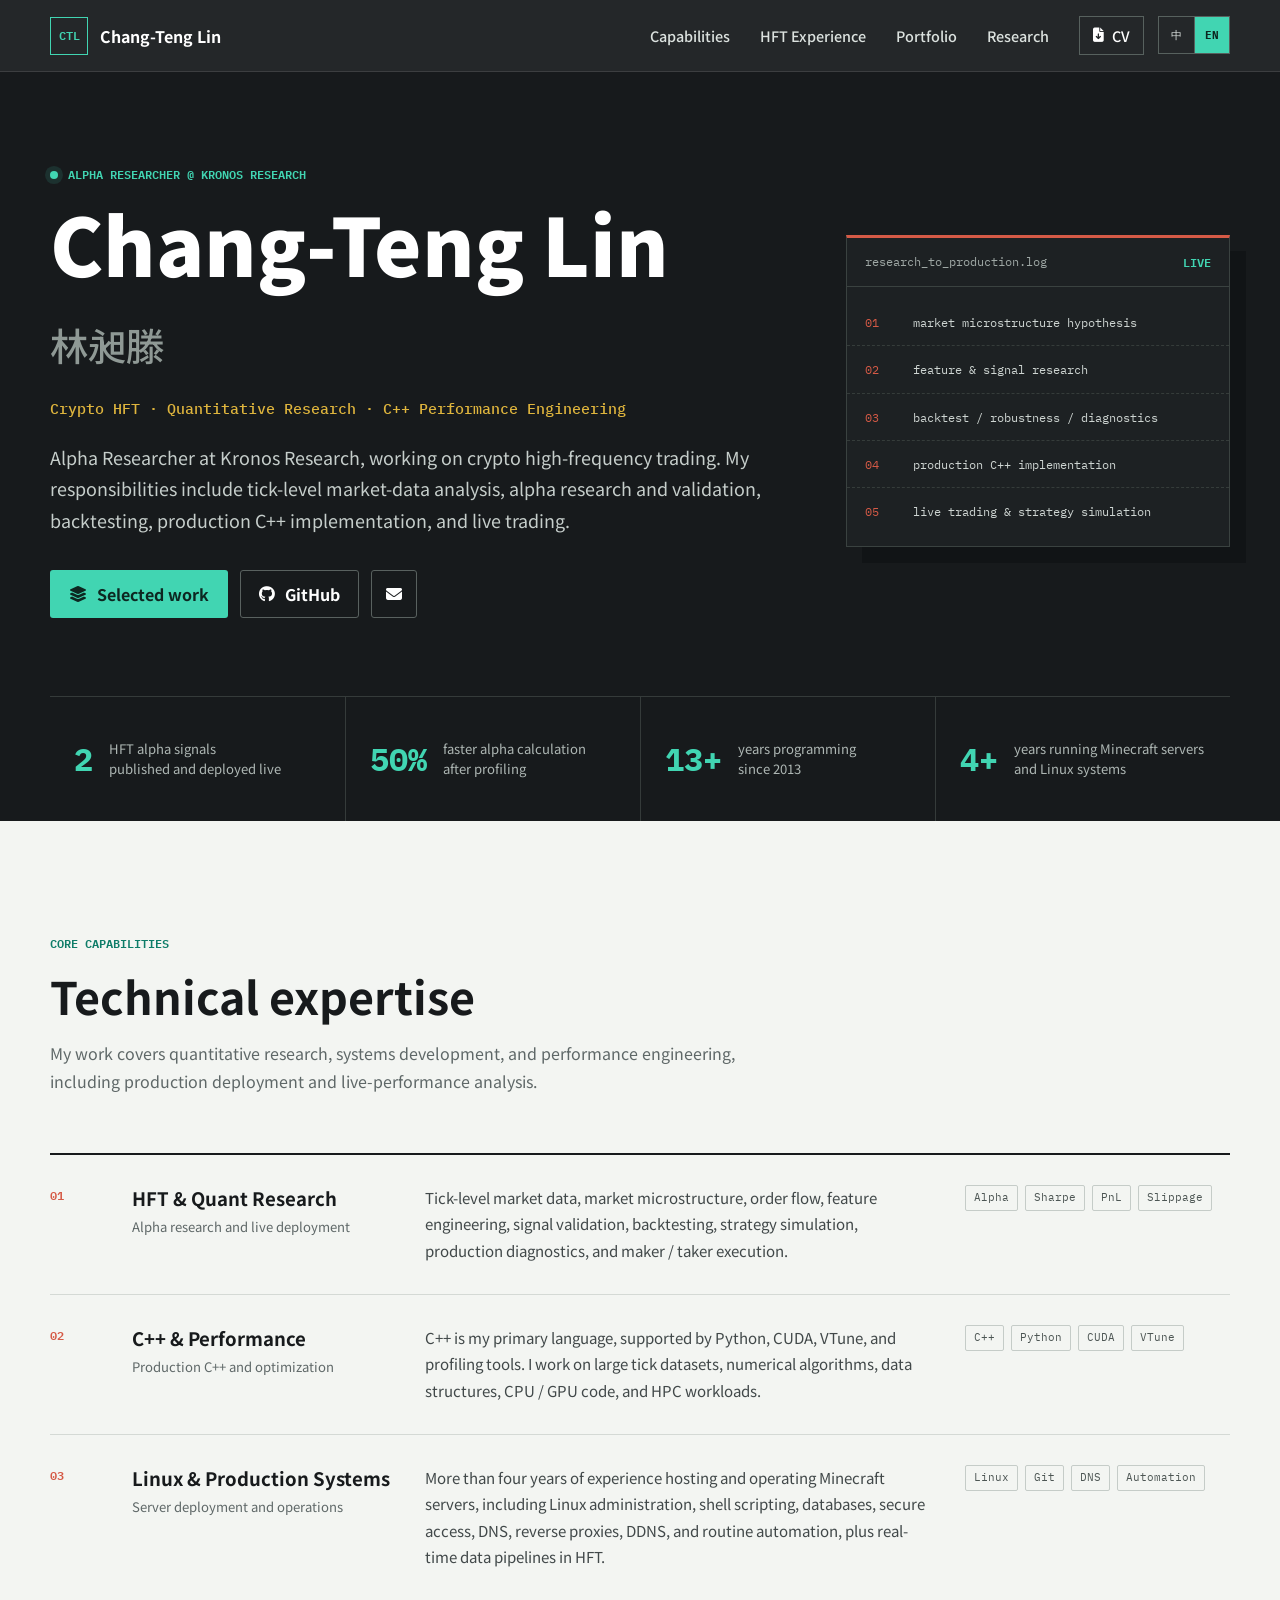
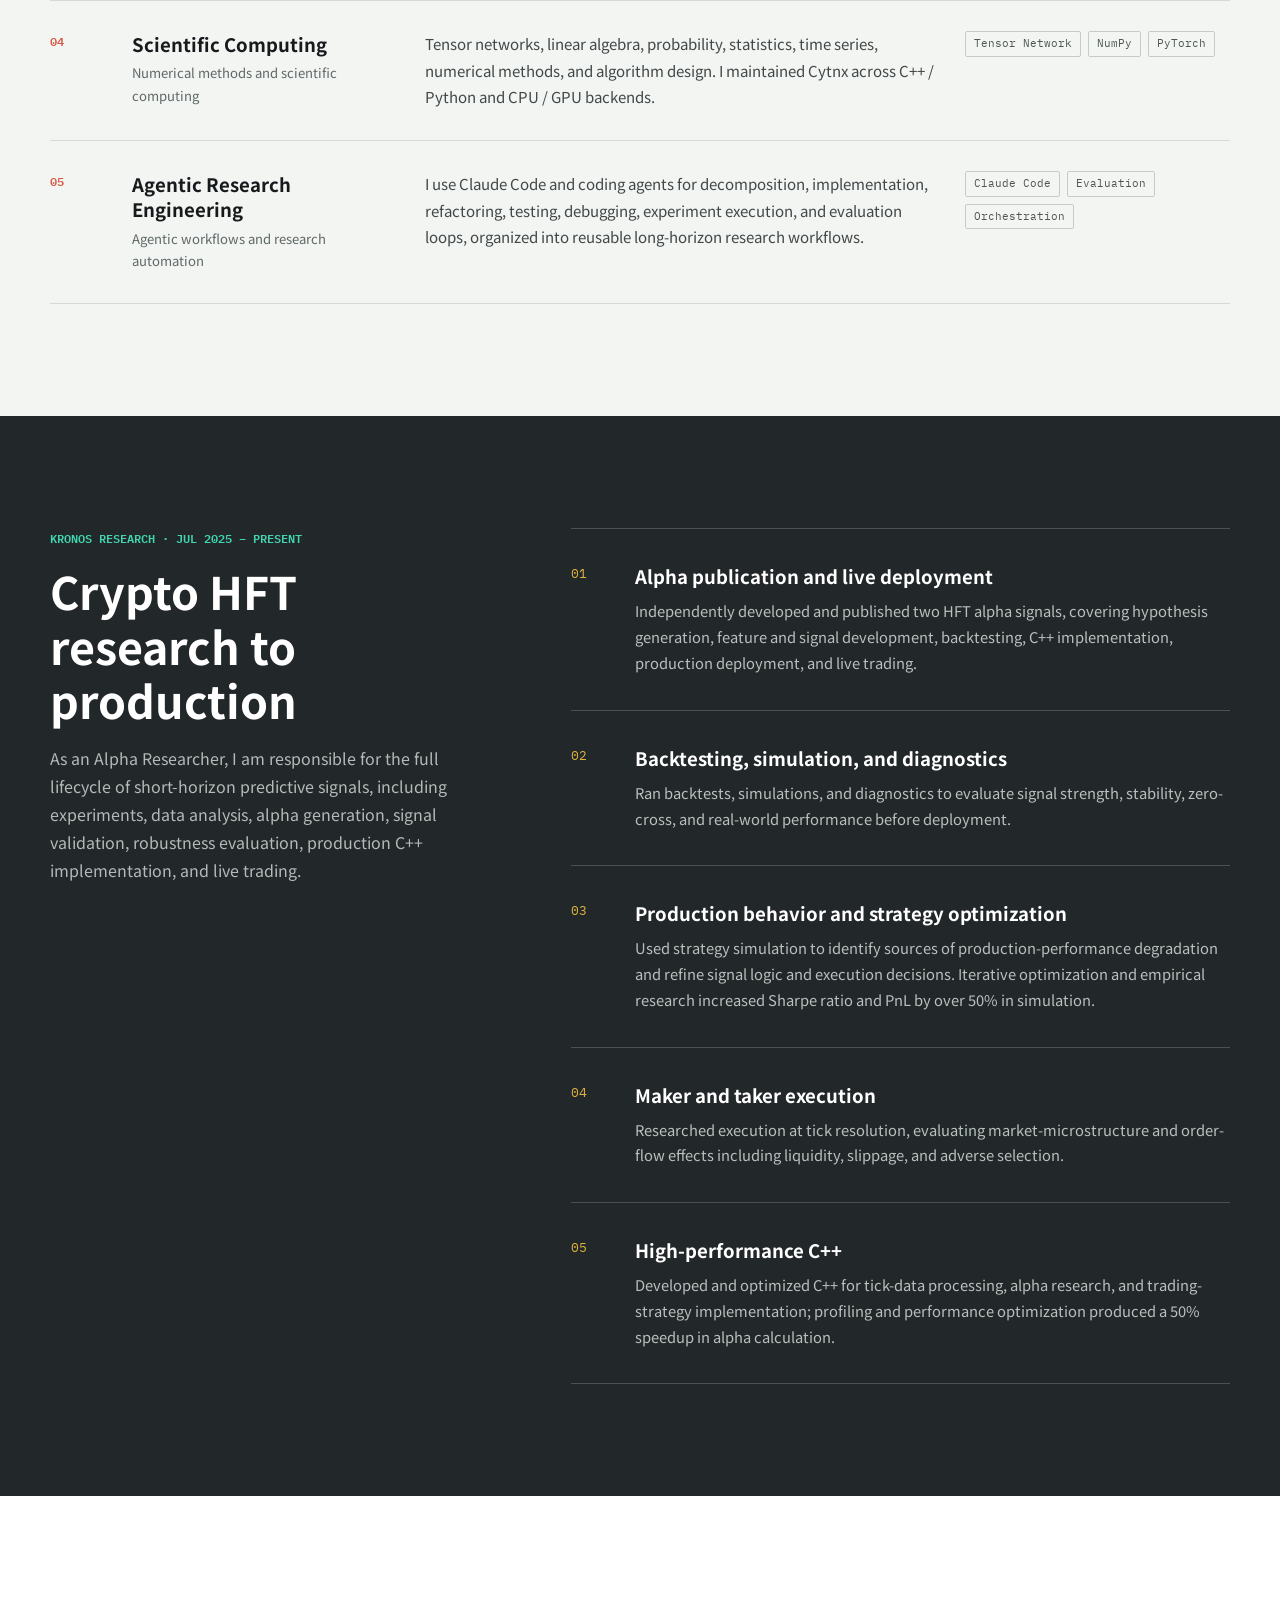
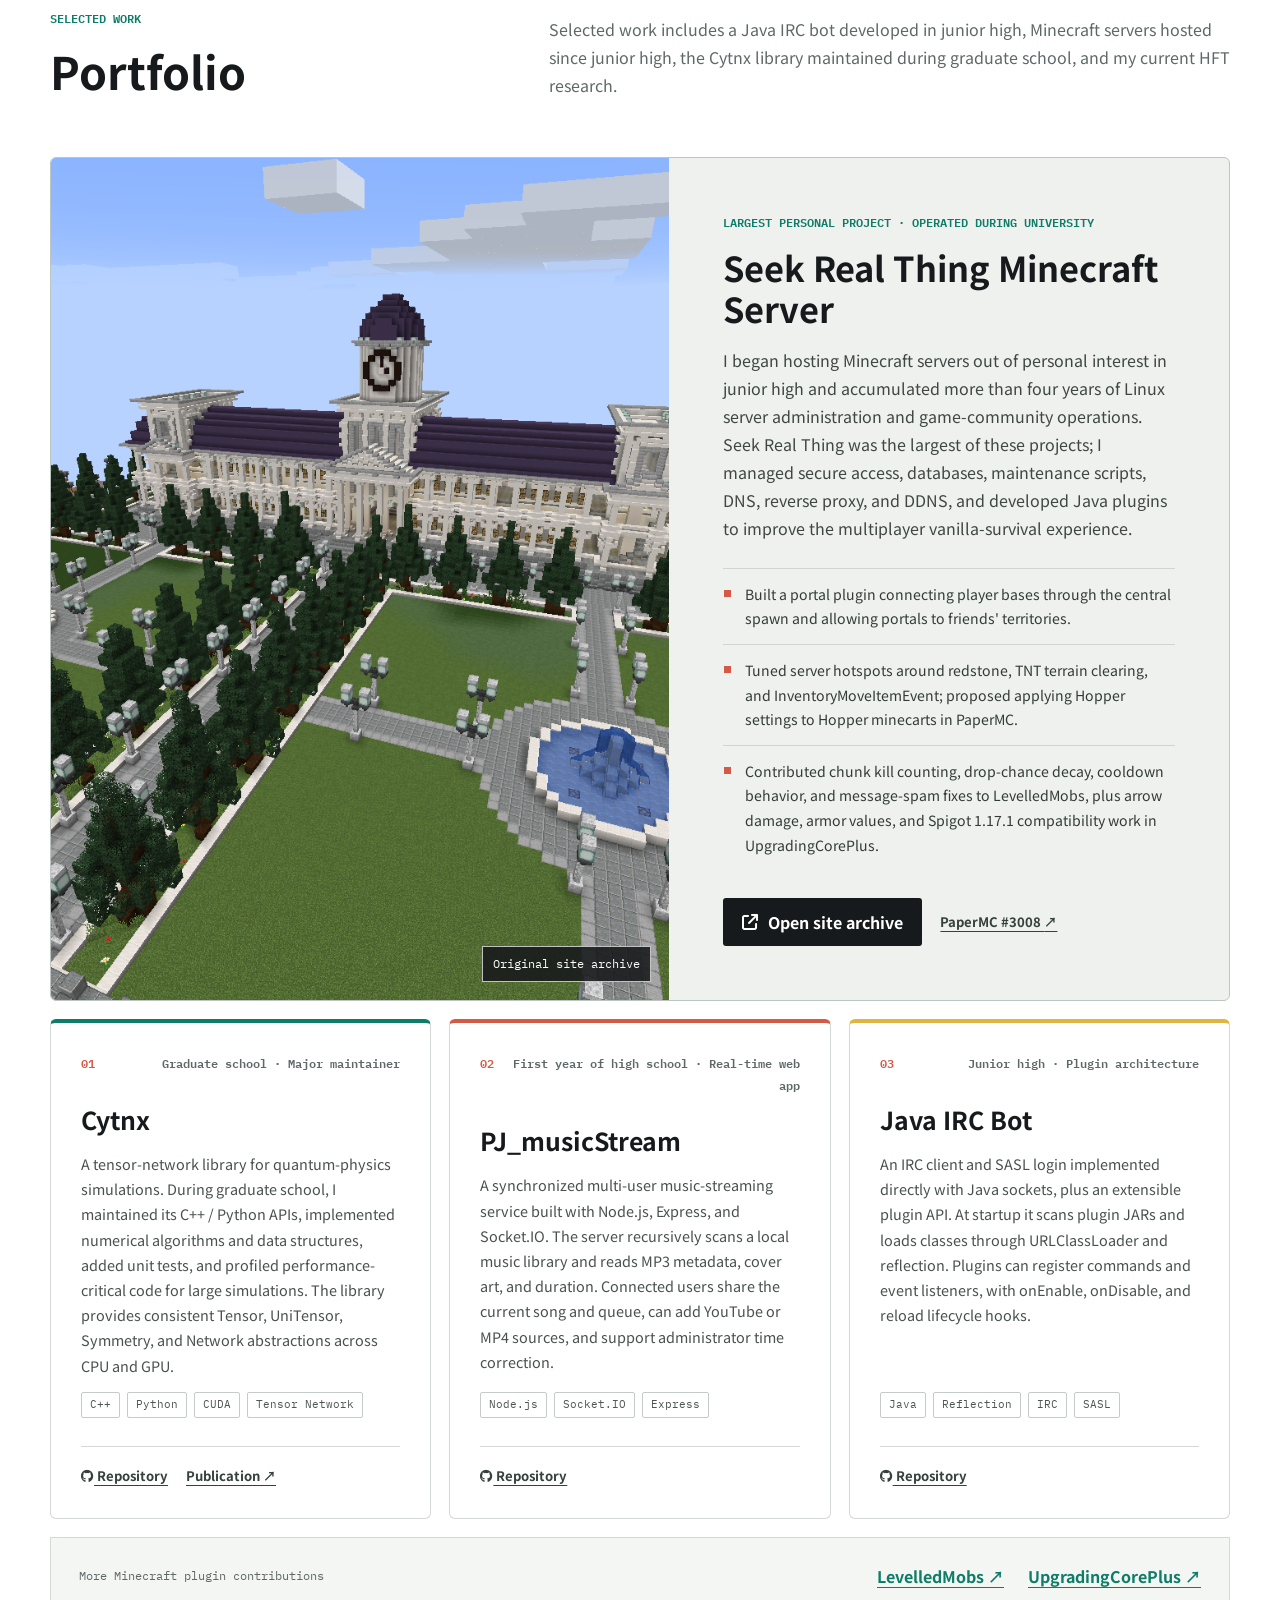
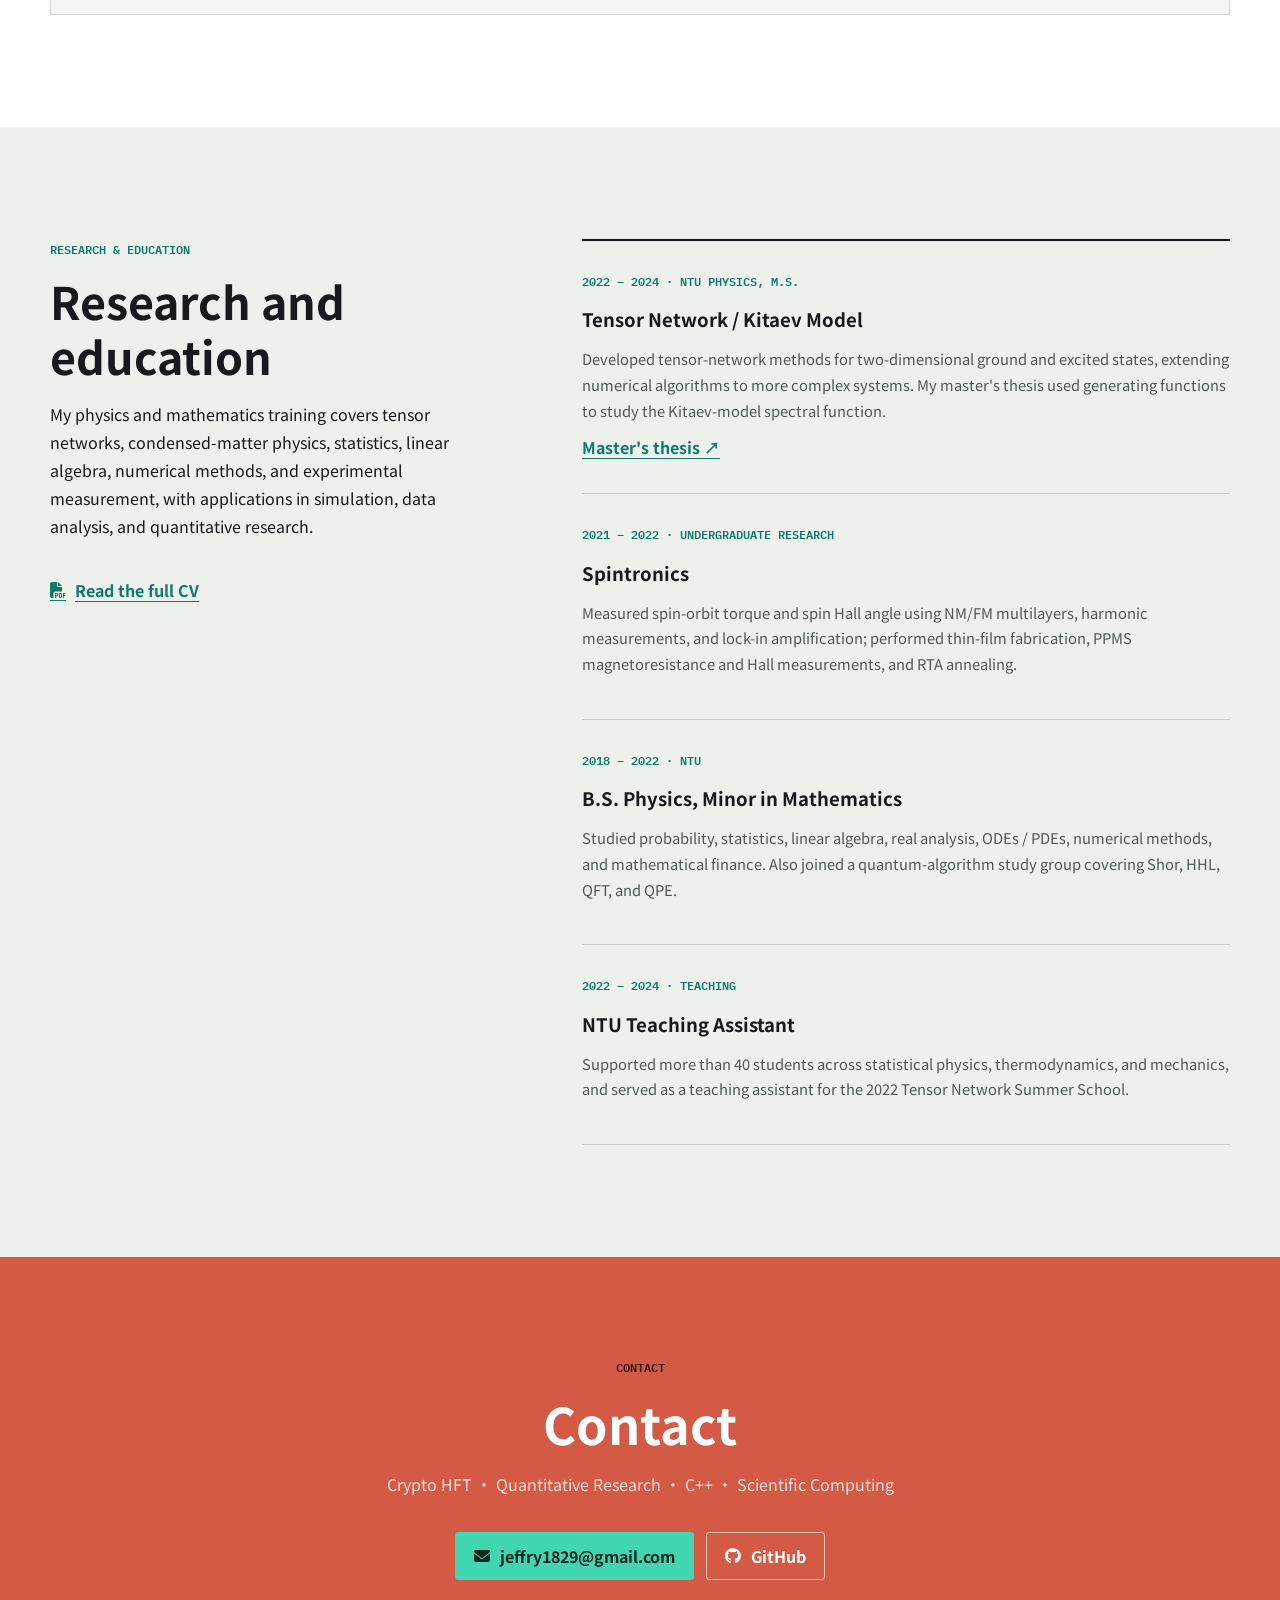
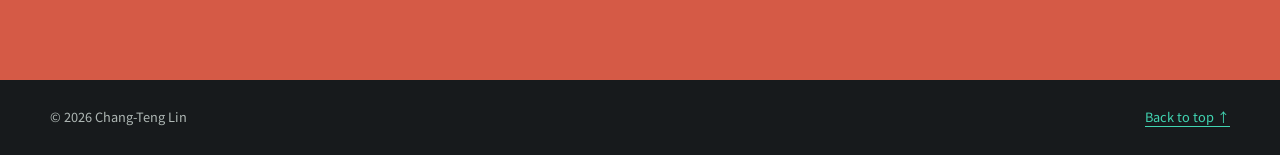
<file: index.html>
<!doctype html>
<html lang="en">
<head>
  <meta charset="utf-8">
  <meta name="viewport" content="width=device-width, initial-scale=1">
  <meta name="description" content="Chang-Teng Lin is an Alpha Researcher at Kronos Research working on crypto HFT, quantitative research, high-performance C++, and scientific computing.">
  <meta name="keywords" content="Chang-Teng Lin, 林昶滕, HFT, Alpha Research, Quantitative Research, C++, Crypto, Cytnx, Linux">
  <meta name="author" content="Chang-Teng Lin">
  <meta property="og:title" content="Chang-Teng Lin | Alpha Researcher &amp; C++ Engineer">
  <meta property="og:description" content="Crypto HFT, quantitative research, high-performance C++, scientific computing, and Linux systems.">
  <meta property="og:type" content="website">
  <meta property="og:locale" content="en_US">
  <title>Chang-Teng Lin | Alpha Researcher &amp; C++ Engineer</title>
  <link rel="icon" href="favicon.ico">
  <link rel="canonical" href="https://jeffry.is-a.dev/">
  <link rel="alternate" hreflang="zh-Hant" href="https://jeffry.is-a.dev/zh/">
  <link rel="alternate" hreflang="en" href="https://jeffry.is-a.dev/">
  <link rel="alternate" hreflang="x-default" href="https://jeffry.is-a.dev/">
  <link rel="preconnect" href="https://fonts.googleapis.com">
  <link rel="preconnect" href="https://fonts.gstatic.com" crossorigin>
  <link href="https://fonts.googleapis.com/css2?family=IBM+Plex+Mono:wght@400;500;600&amp;family=Noto+Sans+TC:wght@400;500;600;700;900&amp;display=swap" rel="stylesheet">
  <link rel="stylesheet" href="https://cdnjs.cloudflare.com/ajax/libs/font-awesome/6.7.2/css/all.min.css" integrity="sha512-Evv84Mr4kqVGRNSgIGL/F/aIDqQb7xQ2vcrdIwxfjThSH8CSR7PBEakCr51Ck+w+/U6swU2Im1vVX0SVk9ABhg==" crossorigin="anonymous" referrerpolicy="no-referrer">
  <link rel="stylesheet" href="styles.css">
</head>
<body id="top">
  <a class="skip-link" href="#main">Skip to main content</a>

  <header class="site-header">
    <nav class="nav shell" aria-label="Main navigation">
      <a class="brand" href="#top" aria-label="Back to top">
        <span class="brand-mark">CTL</span>
        <span>Chang-Teng Lin</span>
      </a>
      <div class="nav-actions">
        <div class="nav-links" id="nav-links">
          <a href="#skills">Capabilities</a>
          <a href="#hft">HFT Experience</a>
          <a href="#work">Portfolio</a>
          <a href="#research">Research</a>
          <a class="nav-cta" href="CVGeneral.pdf" target="_blank" rel="noreferrer">
            <i class="fa-solid fa-file-arrow-down" aria-hidden="true"></i>
            CV
          </a>
        </div>
        <div class="language-switch" role="group" aria-label="Language selector">
          <a href="zh/" lang="zh-Hant" hreflang="zh-Hant">中</a>
          <a class="is-active" href="./" lang="en" aria-current="page">EN</a>
        </div>
        <button class="menu-toggle" type="button" aria-expanded="false" aria-controls="nav-links" aria-label="Open navigation" data-label-open="Open navigation" data-label-close="Close navigation">
          <i class="fa-solid fa-bars" aria-hidden="true"></i>
        </button>
      </div>
    </nav>
  </header>

  <main id="main">
    <section class="hero" aria-labelledby="hero-title">
      <div class="shell hero-inner">
        <div class="hero-copy reveal">
          <p class="eyebrow"><span class="status-dot" aria-hidden="true"></span> Alpha Researcher @ Kronos Research</p>
          <h1 id="hero-title">Chang-Teng Lin<br><span>林昶滕</span></h1>
          <p class="hero-role">Crypto HFT · Quantitative Research · C++ Performance Engineering</p>
          <p class="hero-lead">Alpha Researcher at Kronos Research, working on crypto high-frequency trading. My responsibilities include tick-level market-data analysis, alpha research and validation, backtesting, production C++ implementation, and live trading.</p>
          <div class="hero-actions">
            <a class="button button-primary" href="#work">
              <i class="fa-solid fa-layer-group" aria-hidden="true"></i>
              Selected work
            </a>
            <a class="button button-ghost" href="https://github.com/jeffry1829" target="_blank" rel="noreferrer">
              <i class="fa-brands fa-github" aria-hidden="true"></i>
              GitHub
            </a>
            <a class="icon-button" href="mailto:jeffry1829@gmail.com" title="Email me" aria-label="Email me">
              <i class="fa-solid fa-envelope" aria-hidden="true"></i>
            </a>
          </div>
        </div>

        <div class="hero-signal reveal" aria-label="Research-to-production workflow">
          <div class="signal-head">
            <span>research_to_production.log</span>
            <span class="signal-live">LIVE</span>
          </div>
          <ol>
            <li><span>01</span> market microstructure hypothesis</li>
            <li><span>02</span> feature &amp; signal research</li>
            <li><span>03</span> backtest / robustness / diagnostics</li>
            <li><span>04</span> production C++ implementation</li>
            <li><span>05</span> live trading &amp; strategy simulation</li>
          </ol>
        </div>
      </div>

      <div class="proof-strip shell" aria-label="Selected results">
        <div class="proof-item"><strong>2</strong><span>HFT alpha signals<br>published and deployed live</span></div>
        <div class="proof-item"><strong>50%</strong><span>faster alpha calculation<br>after profiling</span></div>
        <div class="proof-item"><strong>13+</strong><span>years programming<br>since 2013</span></div>
        <div class="proof-item"><strong>4+</strong><span>years running Minecraft servers<br>and Linux systems</span></div>
      </div>
    </section>

    <section class="section skills-section" id="skills" aria-labelledby="skills-title">
      <div class="shell">
        <div class="section-heading reveal">
          <p class="kicker">Core capabilities</p>
          <h2 id="skills-title">Technical expertise</h2>
          <p>My work covers quantitative research, systems development, and performance engineering, including production deployment and live-performance analysis.</p>
        </div>

        <div class="skill-table">
          <article class="skill-row reveal">
            <div class="skill-index">01</div>
            <div class="skill-title"><h3>HFT &amp; Quant Research</h3><p>Alpha research and live deployment</p></div>
            <p>Tick-level market data, market microstructure, order flow, feature engineering, signal validation, backtesting, strategy simulation, production diagnostics, and maker / taker execution.</p>
            <div class="tags"><span>Alpha</span><span>Sharpe</span><span>PnL</span><span>Slippage</span></div>
          </article>
          <article class="skill-row reveal">
            <div class="skill-index">02</div>
            <div class="skill-title"><h3>C++ &amp; Performance</h3><p>Production C++ and optimization</p></div>
            <p>C++ is my primary language, supported by Python, CUDA, VTune, and profiling tools. I work on large tick datasets, numerical algorithms, data structures, CPU / GPU code, and HPC workloads.</p>
            <div class="tags"><span>C++</span><span>Python</span><span>CUDA</span><span>VTune</span></div>
          </article>
          <article class="skill-row reveal">
            <div class="skill-index">03</div>
            <div class="skill-title"><h3>Linux &amp; Production Systems</h3><p>Server deployment and operations</p></div>
            <p>More than four years of experience hosting and operating Minecraft servers, including Linux administration, shell scripting, databases, secure access, DNS, reverse proxies, DDNS, and routine automation, plus real-time data pipelines in HFT.</p>
            <div class="tags"><span>Linux</span><span>Git</span><span>DNS</span><span>Automation</span></div>
          </article>
          <article class="skill-row reveal">
            <div class="skill-index">04</div>
            <div class="skill-title"><h3>Scientific Computing</h3><p>Numerical methods and scientific computing</p></div>
            <p>Tensor networks, linear algebra, probability, statistics, time series, numerical methods, and algorithm design. I maintained Cytnx across C++ / Python and CPU / GPU backends.</p>
            <div class="tags"><span>Tensor Network</span><span>NumPy</span><span>PyTorch</span></div>
          </article>
          <article class="skill-row reveal">
            <div class="skill-index">05</div>
            <div class="skill-title"><h3>Agentic Research Engineering</h3><p>Agentic workflows and research automation</p></div>
            <p>I use Claude Code and coding agents for decomposition, implementation, refactoring, testing, debugging, experiment execution, and evaluation loops, organized into reusable long-horizon research workflows.</p>
            <div class="tags"><span>Claude Code</span><span>Evaluation</span><span>Orchestration</span></div>
          </article>
        </div>
      </div>
    </section>

    <section class="section hft-section" id="hft" aria-labelledby="hft-title">
      <div class="shell hft-layout">
        <div class="hft-intro reveal">
          <p class="kicker">Kronos Research · Jul 2025 – Present</p>
          <h2 id="hft-title">Crypto HFT<br>research to production</h2>
          <p>As an Alpha Researcher, I am responsible for the full lifecycle of short-horizon predictive signals, including experiments, data analysis, alpha generation, signal validation, robustness evaluation, production C++ implementation, and live trading.</p>
        </div>
        <div class="hft-points">
          <article class="hft-point reveal">
            <span>01</span>
            <div><h3>Alpha publication and live deployment</h3><p>Independently developed and published two HFT alpha signals, covering hypothesis generation, feature and signal development, backtesting, C++ implementation, production deployment, and live trading.</p></div>
          </article>
          <article class="hft-point reveal">
            <span>02</span>
            <div><h3>Backtesting, simulation, and diagnostics</h3><p>Ran backtests, simulations, and diagnostics to evaluate signal strength, stability, zero-cross, and real-world performance before deployment.</p></div>
          </article>
          <article class="hft-point reveal">
            <span>03</span>
            <div><h3>Production behavior and strategy optimization</h3><p>Used strategy simulation to identify sources of production-performance degradation and refine signal logic and execution decisions. Iterative optimization and empirical research increased Sharpe ratio and PnL by over 50% in simulation.</p></div>
          </article>
          <article class="hft-point reveal">
            <span>04</span>
            <div><h3>Maker and taker execution</h3><p>Researched execution at tick resolution, evaluating market-microstructure and order-flow effects including liquidity, slippage, and adverse selection.</p></div>
          </article>
          <article class="hft-point reveal">
            <span>05</span>
            <div><h3>High-performance C++</h3><p>Developed and optimized C++ for tick-data processing, alpha research, and trading-strategy implementation; profiling and performance optimization produced a 50% speedup in alpha calculation.</p></div>
          </article>
        </div>
      </div>
    </section>

    <section class="section portfolio-section" id="work" aria-labelledby="work-title">
      <div class="shell">
        <div class="section-heading section-heading-row reveal">
          <div>
            <p class="kicker">Selected work</p>
            <h2 id="work-title">Portfolio</h2>
          </div>
          <p>Selected work includes a Java IRC bot developed in junior high, Minecraft servers hosted since junior high, the Cytnx library maintained during graduate school, and my current HFT research.</p>
        </div>

        <article class="project-featured reveal">
          <a class="project-image" href="minecraft/" target="_blank" aria-label="Open the archived Seek Real Thing Minecraft server website">
            <img src="minecraft/images/主城.png" alt="Panoramic view of the Seek Real Thing Minecraft server spawn" loading="lazy">
            <span class="archive-label">Original site archive</span>
          </a>
          <div class="project-content">
            <p class="project-era">Largest personal project · Operated during university</p>
            <h3>Seek Real Thing Minecraft Server</h3>
            <p class="project-summary">I began hosting Minecraft servers out of personal interest in junior high and accumulated more than four years of Linux server administration and game-community operations. Seek Real Thing was the largest of these projects; I managed secure access, databases, maintenance scripts, DNS, reverse proxy, and DDNS, and developed Java plugins to improve the multiplayer vanilla-survival experience.</p>
            <ul class="project-notes">
              <li>Built a portal plugin connecting player bases through the central spawn and allowing portals to friends' territories.</li>
              <li>Tuned server hotspots around redstone, TNT terrain clearing, and InventoryMoveItemEvent; proposed applying Hopper settings to Hopper minecarts in PaperMC.</li>
              <li>Contributed chunk kill counting, drop-chance decay, cooldown behavior, and message-spam fixes to LevelledMobs, plus arrow damage, armor values, and Spigot 1.17.1 compatibility work in UpgradingCorePlus.</li>
            </ul>
            <div class="project-links">
              <a class="button button-dark" href="minecraft/" target="_blank"><i class="fa-solid fa-arrow-up-right-from-square" aria-hidden="true"></i> Open site archive</a>
              <a href="https://github.com/PaperMC/Paper/issues/3008" target="_blank" rel="noreferrer">PaperMC #3008 <span aria-hidden="true">↗</span></a>
            </div>
          </div>
        </article>

        <div class="project-grid">
          <article class="project-card reveal">
            <div class="project-card-top"><span class="project-number">01</span><span class="project-era">Graduate school · Major maintainer</span></div>
            <h3>Cytnx</h3>
            <p>A tensor-network library for quantum-physics simulations. During graduate school, I maintained its C++ / Python APIs, implemented numerical algorithms and data structures, added unit tests, and profiled performance-critical code for large simulations. The library provides consistent Tensor, UniTensor, Symmetry, and Network abstractions across CPU and GPU.</p>
            <div class="tags"><span>C++</span><span>Python</span><span>CUDA</span><span>Tensor Network</span></div>
            <div class="project-links">
              <a href="https://github.com/Cytnx-dev/Cytnx" target="_blank" rel="noreferrer"><i class="fa-brands fa-github" aria-hidden="true"></i> Repository</a>
              <a href="https://doi.org/10.21468/SciPostPhysCodeb.53" target="_blank" rel="noreferrer">Publication <span aria-hidden="true">↗</span></a>
            </div>
          </article>

          <article class="project-card reveal">
            <div class="project-card-top"><span class="project-number">02</span><span class="project-era">First year of high school · Real-time web app</span></div>
            <h3>PJ_musicStream</h3>
            <p>A synchronized multi-user music-streaming service built with Node.js, Express, and Socket.IO. The server recursively scans a local music library and reads MP3 metadata, cover art, and duration. Connected users share the current song and queue, can add YouTube or MP4 sources, and support administrator time correction.</p>
            <div class="tags"><span>Node.js</span><span>Socket.IO</span><span>Express</span></div>
            <div class="project-links">
              <a href="https://github.com/jeffry1829/PJ_musicStream" target="_blank" rel="noreferrer"><i class="fa-brands fa-github" aria-hidden="true"></i> Repository</a>
            </div>
          </article>

          <article class="project-card reveal">
            <div class="project-card-top"><span class="project-number">03</span><span class="project-era">Junior high · Plugin architecture</span></div>
            <h3>Java IRC Bot</h3>
            <p>An IRC client and SASL login implemented directly with Java sockets, plus an extensible plugin API. At startup it scans plugin JARs and loads classes through URLClassLoader and reflection. Plugins can register commands and event listeners, with onEnable, onDisable, and reload lifecycle hooks.</p>
            <div class="tags"><span>Java</span><span>Reflection</span><span>IRC</span><span>SASL</span></div>
            <div class="project-links">
              <a href="https://github.com/jeffry1829/java-ircbot" target="_blank" rel="noreferrer"><i class="fa-brands fa-github" aria-hidden="true"></i> Repository</a>
            </div>
          </article>
        </div>

        <div class="oss-strip reveal" aria-label="Minecraft open-source contributions">
          <span>More Minecraft plugin contributions</span>
          <a href="https://github.com/jeffry1829/LevelledMobs" target="_blank" rel="noreferrer">LevelledMobs <span aria-hidden="true">↗</span></a>
          <a href="https://github.com/jeffry1829/UpgradingCorePlus" target="_blank" rel="noreferrer">UpgradingCorePlus <span aria-hidden="true">↗</span></a>
        </div>
      </div>
    </section>

    <section class="section research-section" id="research" aria-labelledby="research-title">
      <div class="shell research-layout">
        <div class="section-heading reveal">
          <p class="kicker">Research &amp; education</p>
          <h2 id="research-title">Research and education</h2>
          <p>My physics and mathematics training covers tensor networks, condensed-matter physics, statistics, linear algebra, numerical methods, and experimental measurement, with applications in simulation, data analysis, and quantitative research.</p>
          <a class="text-link" href="CVGeneral.pdf" target="_blank" rel="noreferrer"><i class="fa-solid fa-file-pdf" aria-hidden="true"></i> Read the full CV</a>
        </div>

        <div class="timeline">
          <article class="timeline-item reveal">
            <p class="timeline-date">2022 – 2024 · NTU Physics, M.S.</p>
            <h3>Tensor Network / Kitaev Model</h3>
            <p>Developed tensor-network methods for two-dimensional ground and excited states, extending numerical algorithms to more complex systems. My master's thesis used generating functions to study the Kitaev-model spectral function.</p>
            <a href="https://doi.org/10.6342/NTU202403459" target="_blank" rel="noreferrer">Master's thesis <span aria-hidden="true">↗</span></a>
          </article>
          <article class="timeline-item reveal">
            <p class="timeline-date">2021 – 2022 · Undergraduate Research</p>
            <h3>Spintronics</h3>
            <p>Measured spin-orbit torque and spin Hall angle using NM/FM multilayers, harmonic measurements, and lock-in amplification; performed thin-film fabrication, PPMS magnetoresistance and Hall measurements, and RTA annealing.</p>
          </article>
          <article class="timeline-item reveal">
            <p class="timeline-date">2018 – 2022 · NTU</p>
            <h3>B.S. Physics, Minor in Mathematics</h3>
            <p>Studied probability, statistics, linear algebra, real analysis, ODEs / PDEs, numerical methods, and mathematical finance. Also joined a quantum-algorithm study group covering Shor, HHL, QFT, and QPE.</p>
          </article>
          <article class="timeline-item reveal">
            <p class="timeline-date">2022 – 2024 · Teaching</p>
            <h3>NTU Teaching Assistant</h3>
            <p>Supported more than 40 students across statistical physics, thermodynamics, and mechanics, and served as a teaching assistant for the 2022 Tensor Network Summer School.</p>
          </article>
        </div>
      </div>
    </section>

    <section class="contact-section" aria-labelledby="contact-title">
      <div class="shell contact-inner reveal">
        <p class="kicker">Contact</p>
        <h2 id="contact-title">Contact</h2>
        <p>Crypto HFT · Quantitative Research · C++ · Scientific Computing</p>
        <div class="contact-actions">
          <a class="button button-primary" href="mailto:jeffry1829@gmail.com"><i class="fa-solid fa-envelope" aria-hidden="true"></i> jeffry1829@gmail.com</a>
          <a class="button button-ghost-light" href="https://github.com/jeffry1829" target="_blank" rel="noreferrer"><i class="fa-brands fa-github" aria-hidden="true"></i> GitHub</a>
        </div>
      </div>
    </section>
  </main>

  <footer class="site-footer">
    <div class="shell footer-inner">
      <p>© <span id="year">2026</span> Chang-Teng Lin</p>
      <a href="#top">Back to top <span aria-hidden="true">↑</span></a>
    </div>
  </footer>

  <script src="script.js"></script>
</body>
</html>
</file>
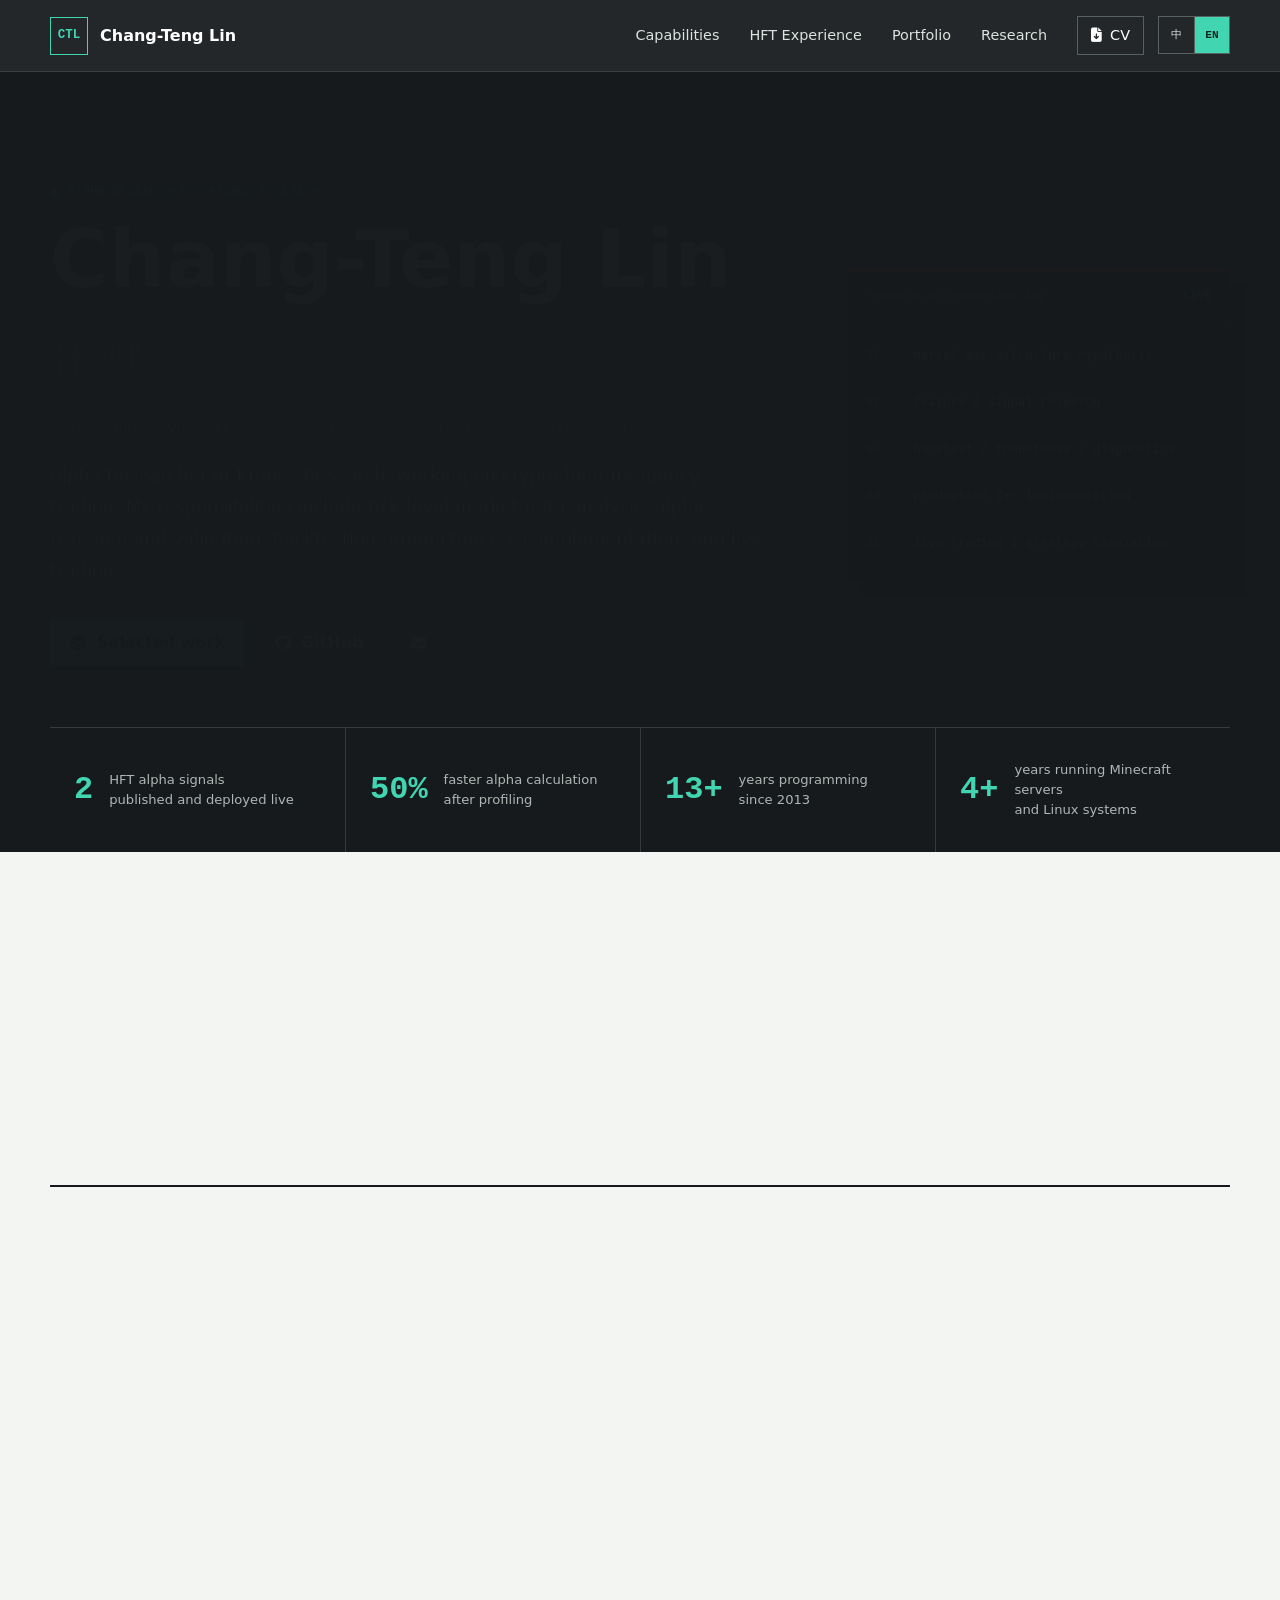
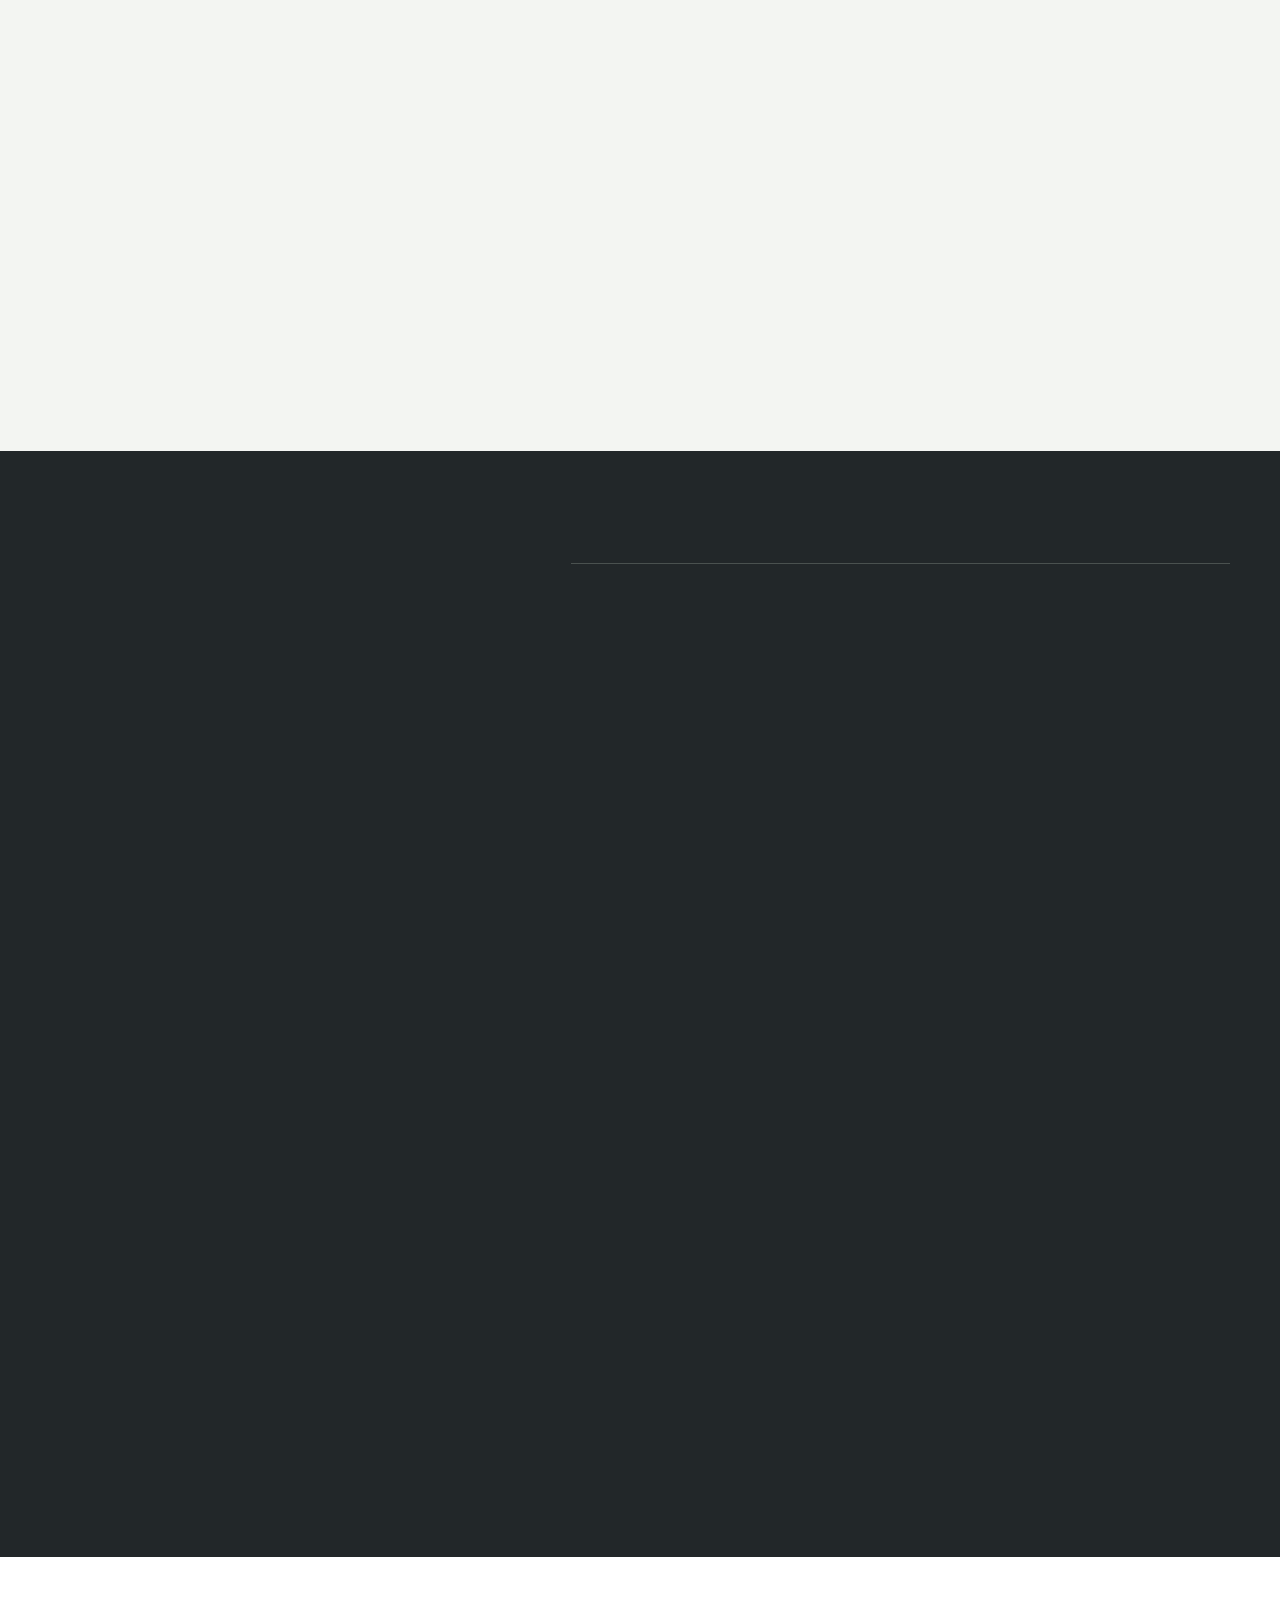
<file: en/index.html>
<!doctype html>
<html lang="en">
<head>
  <meta charset="utf-8">
  <meta name="viewport" content="width=device-width, initial-scale=1">
  <meta name="robots" content="noindex">
  <meta http-equiv="refresh" content="0; url=../">
  <link rel="canonical" href="https://jeffry.is-a.dev/">
  <title>Chang-Teng Lin | Portfolio</title>
</head>
<body>
  <p><a href="../">Continue to the English portfolio</a></p>
</body>
</html>
</file>
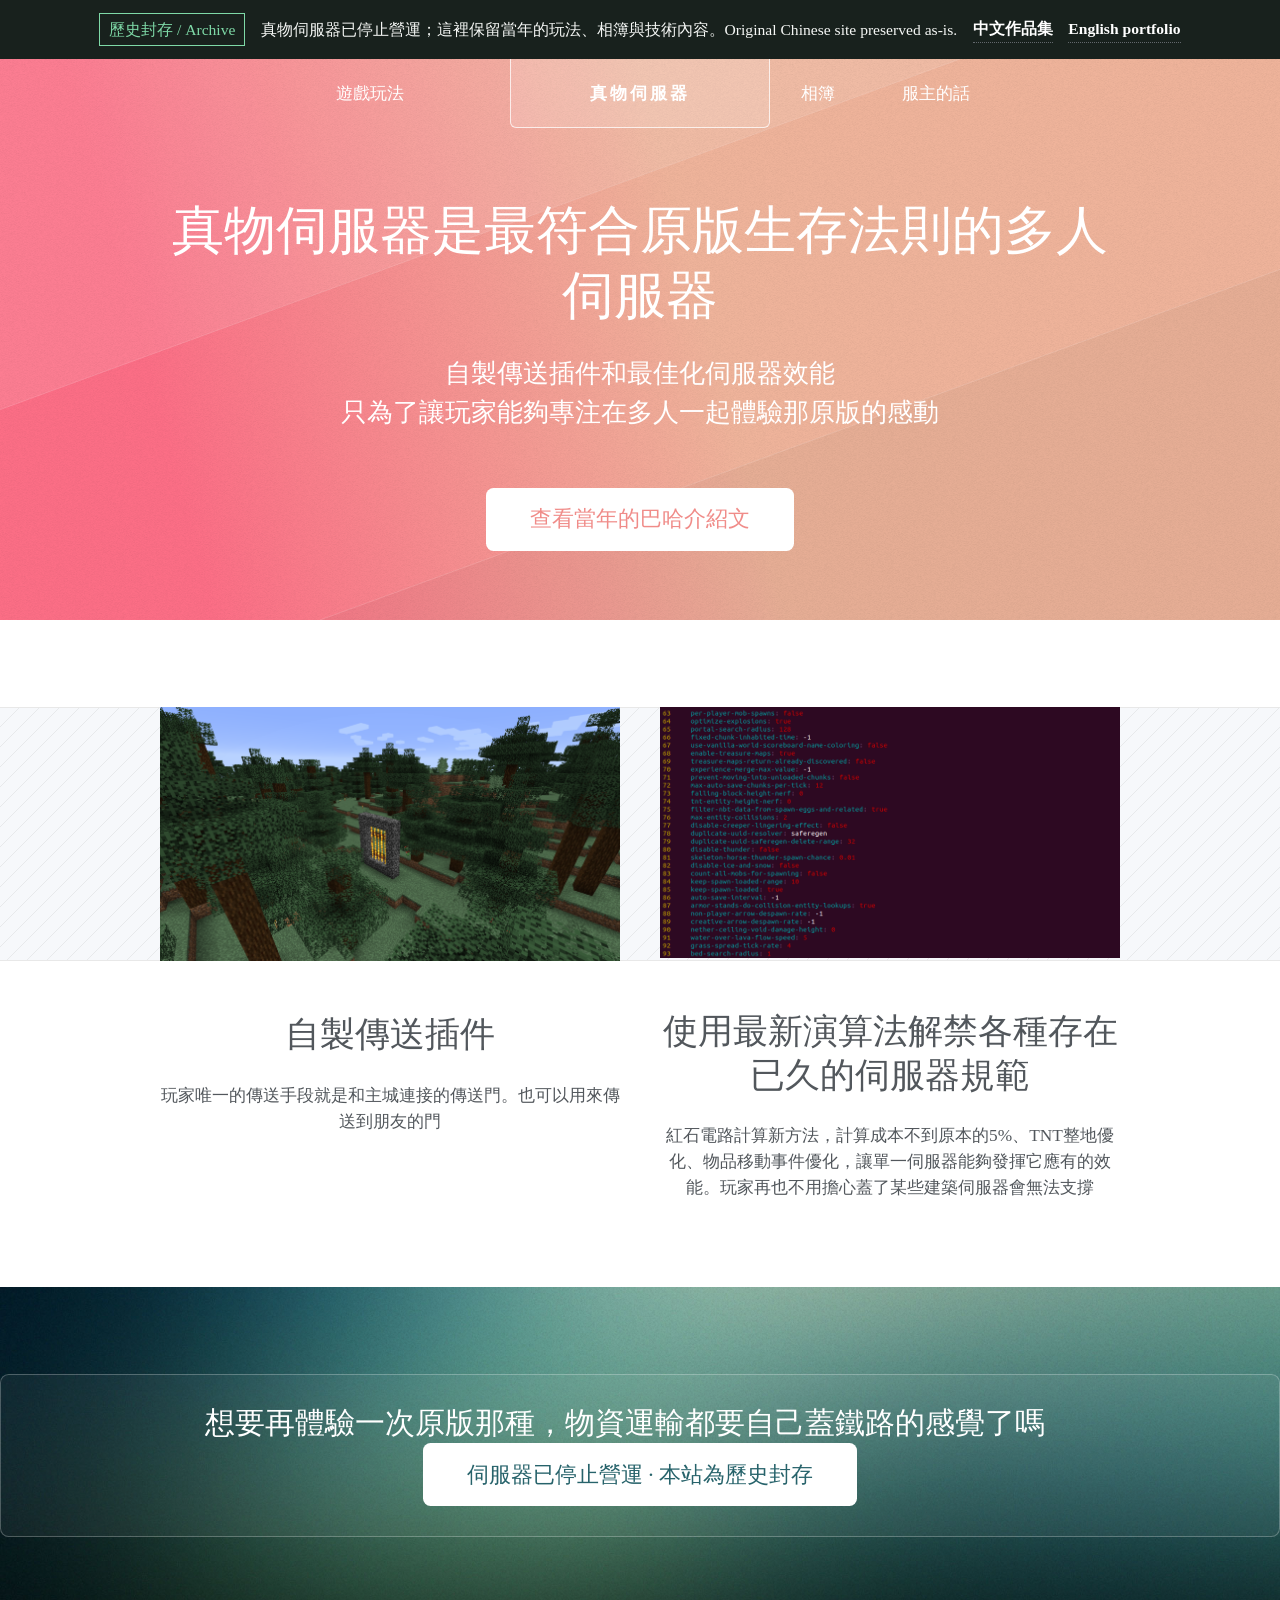
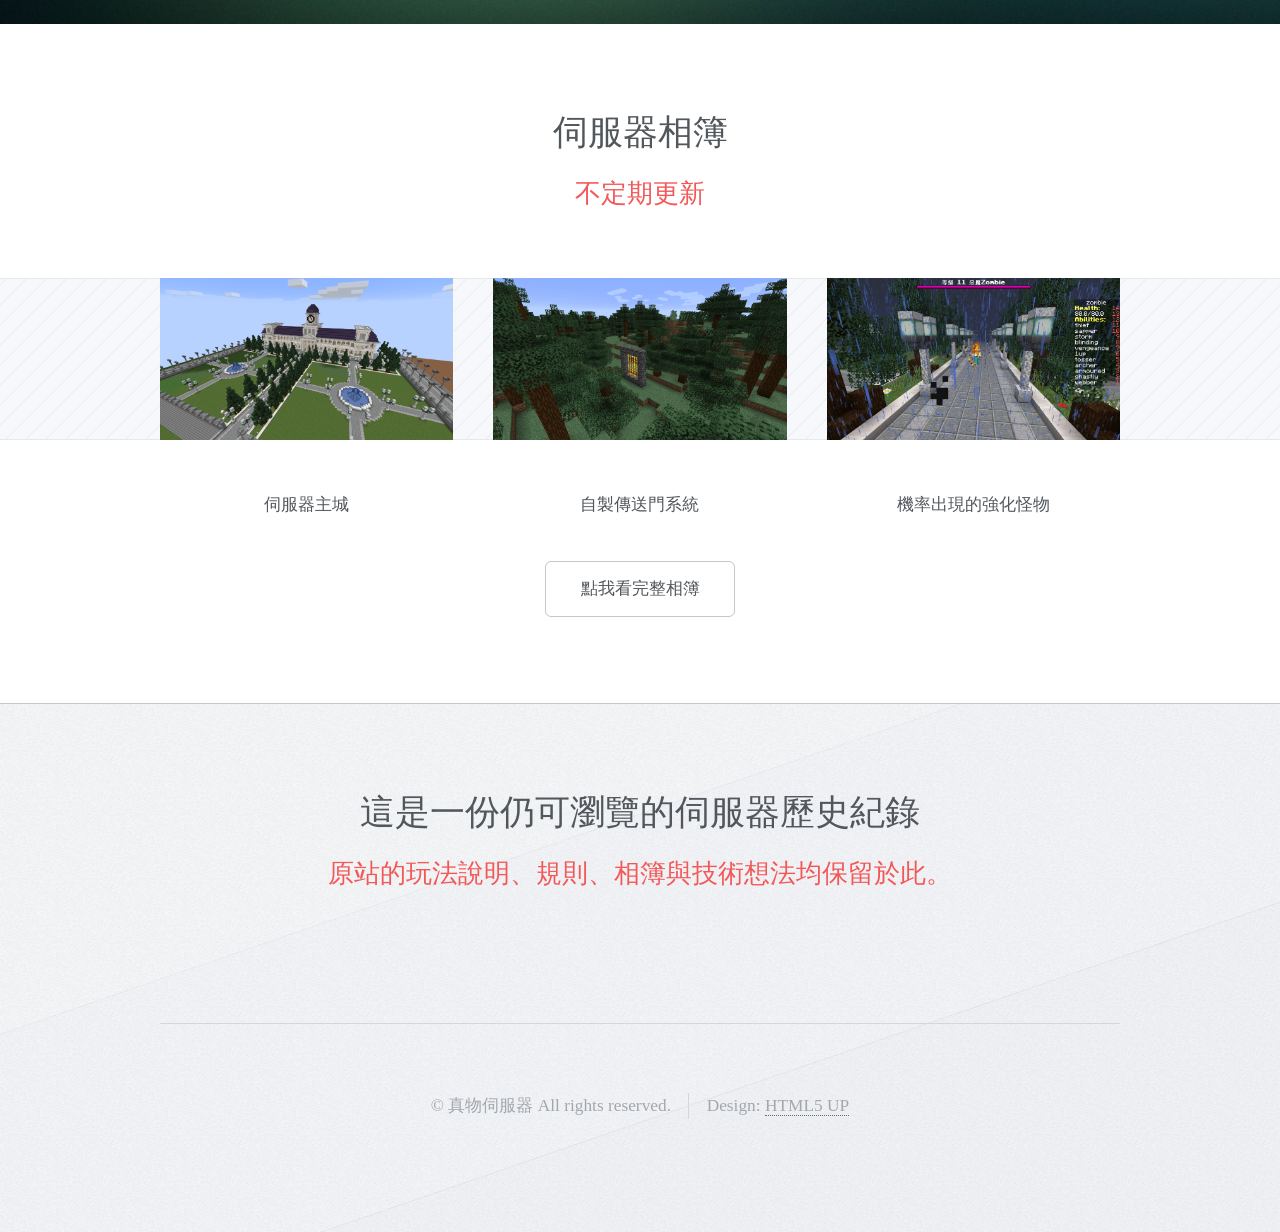
<file: minecraft/index.html>
<!DOCTYPE HTML>
<!--
	Telephasic by HTML5 UP
	html5up.net | @ajlkn
	Free for personal and commercial use under the CCA 3.0 license (html5up.net/license)
-->
<html>
	<head>
		<title>真物 Minecraft 伺服器 | 歷史封存</title>
		<meta charset="utf-8" />
		<meta name="viewport" content="width=device-width, initial-scale=1, user-scalable=no" />
		<link rel="stylesheet" href="assets/css/main.css" />
		<style>html *{font-family:微軟正黑體 !important;}</style>
		<link rel="shortcut icon" href="favicon.ico"/>
		<link rel="bookmark" href="favicon.ico"/>
	</head>
	<body class="homepage is-preload">
		<aside class="archive-banner" aria-label="歷史封存說明">
			<div>
				<strong>歷史封存 / Archive</strong>
				<span>真物伺服器已停止營運；這裡保留當年的玩法、相簿與技術內容。Original Chinese site preserved as-is.</span>
				<a href="../index.html">中文作品集</a>
				<a href="../en/">English portfolio</a>
			</div>
		</aside>
		<div id="page-wrapper">

			<!-- Header -->
				<div id="header-wrapper">
					<div id="header" class="container">

						<!-- Logo -->
							<h1 id="logo"><a href="index.html">真物伺服器</a></h1>

						<!-- Nav -->
							<nav id="nav">
								<ul>
									<li>
										<a href="#">遊戲玩法</a>
										<ul>
											<li><a href="初等介紹.html">初等介紹</a></li>
											<li><a href="指令介紹.html">指令介紹</a></li>
											<li><a href="伺服器規則.html">伺服器規則</a></li>
											<li><a href="介紹文.html">介紹文</a></li>
											<li><a href="MinecraftStats/index.html">伺服器名人堂</a></li>
										</ul>
									</li>
									<li class="break"><a href="相簿.html">相簿</a></li>
									<li><a href="服主的話.html">服主的話</a></li>
								</ul>
							</nav>

					</div>

					<!-- Hero -->
						<section id="hero" class="container">
							<header>
								<h2>真物伺服器是最符合原版生存法則的多人伺服器</h2>
							</header>
							<p>自製傳送插件和最佳化伺服器效能
							<br />
							只為了讓玩家能夠專注在多人一起體驗那原版的感動</p>
							<ul class="actions">
								<li><a href="https://forum.gamer.com.tw/C.php?bsn=18673&snA=183798&tnum=16&subbsn=18" class="button">查看當年的巴哈介紹文</a></li>
							</ul>
						</section>

				</div>

			<!-- Features 1 -->
				<div class="wrapper">
					<div class="container">
						<div class="row">
							<section class="col-6 col-12-narrower feature">
								<div class="image-wrapper first">
									<a href="images/startpt.png" class="image featured first"><img src="images/startpt.png" alt="" /></a>
								</div>
								<header>
									<h2>自製傳送插件</h2>
								</header>
								<p>玩家唯一的傳送手段就是和主城連接的傳送門。也可以用來傳送到朋友的門</p>
							</section>
							<section class="col-6 col-12-narrower feature">
								<div class="image-wrapper">
									<a href="images/terminal.png" class="image featured"><img src="images/terminal.png" alt="" /></a>
								</div>
								<header>
									<h2>使用最新演算法解禁各種存在已久的伺服器規範</h2>
								</header>
								<p>紅石電路計算新方法，計算成本不到原本的5%、TNT整地優化、物品移動事件優化，讓單一伺服器能夠發揮它應有的效能。玩家再也不用擔心蓋了某些建築伺服器會無法支撐</p>
							</section>
						</div>
					</div>
				</div>

			<!-- Promo -->
				<div id="promo-wrapper">
					<section id="promo">
						<h2>想要再體驗一次原版那種，物資運輸都要自己蓋鐵路的感覺了嗎</h2>
					<span class="button archive-status">伺服器已停止營運 · 本站為歷史封存</span>
					</section>
				</div>

			<!-- Features 2 -->
				<div class="wrapper">
					<section class="container">
						<header class="major">
							<h2>伺服器相簿</h2>
							<p>不定期更新</p>
						</header>
						<div class="row features">
							<section class="col-4 col-12-narrower feature">
								<div class="image-wrapper first">
									<a href="images/主城.png" class="image featured"><img src="images/主城.png" alt="" /></a>
								</div>
								<p>伺服器主城</p>
							</section>
							<section class="col-4 col-12-narrower feature">
								<div class="image-wrapper">
									<a href="images/startpt.png" class="image featured"><img src="images/startpt.png" alt="" /></a>
								</div>
								<p>自製傳送門系統</p>
							</section>
							<section class="col-4 col-12-narrower feature">
								<div class="image-wrapper">
									<a href="images/InfernalMob.png" class="image featured"><img src="images/InfernalMob.png" alt="" /></a>
								</div>
								<p>機率出現的強化怪物</p>
							</section>
						</div>
						<ul class="actions major">
							<li><a href="相簿.html" class="button">點我看完整相簿</a></li>
						</ul>
					</section>
				</div>

			<!-- Footer -->
				<div id="footer-wrapper">
					<div id="footer" class="container">
						<header class="major">
							<h2>這是一份仍可瀏覽的伺服器歷史紀錄</h2>
							<p>原站的玩法說明、規則、相簿與技術想法均保留於此。</p>
						</header>
					</div>
					<div id="copyright" class="container">
						<ul class="menu">
							<li>&copy; 真物伺服器 All rights reserved.</li><li>Design: <a href="http://html5up.net">HTML5 UP</a></li>
						</ul>
					</div>
				</div>

		<!-- Scripts -->
			<script src="assets/js/jquery.min.js"></script>
			<script src="assets/js/jquery.dropotron.min.js"></script>
			<script src="assets/js/browser.min.js"></script>
			<script src="assets/js/breakpoints.min.js"></script>
			<script src="assets/js/util.js"></script>
			<script src="assets/js/main.js"></script>

	</body>
</html>
</file>
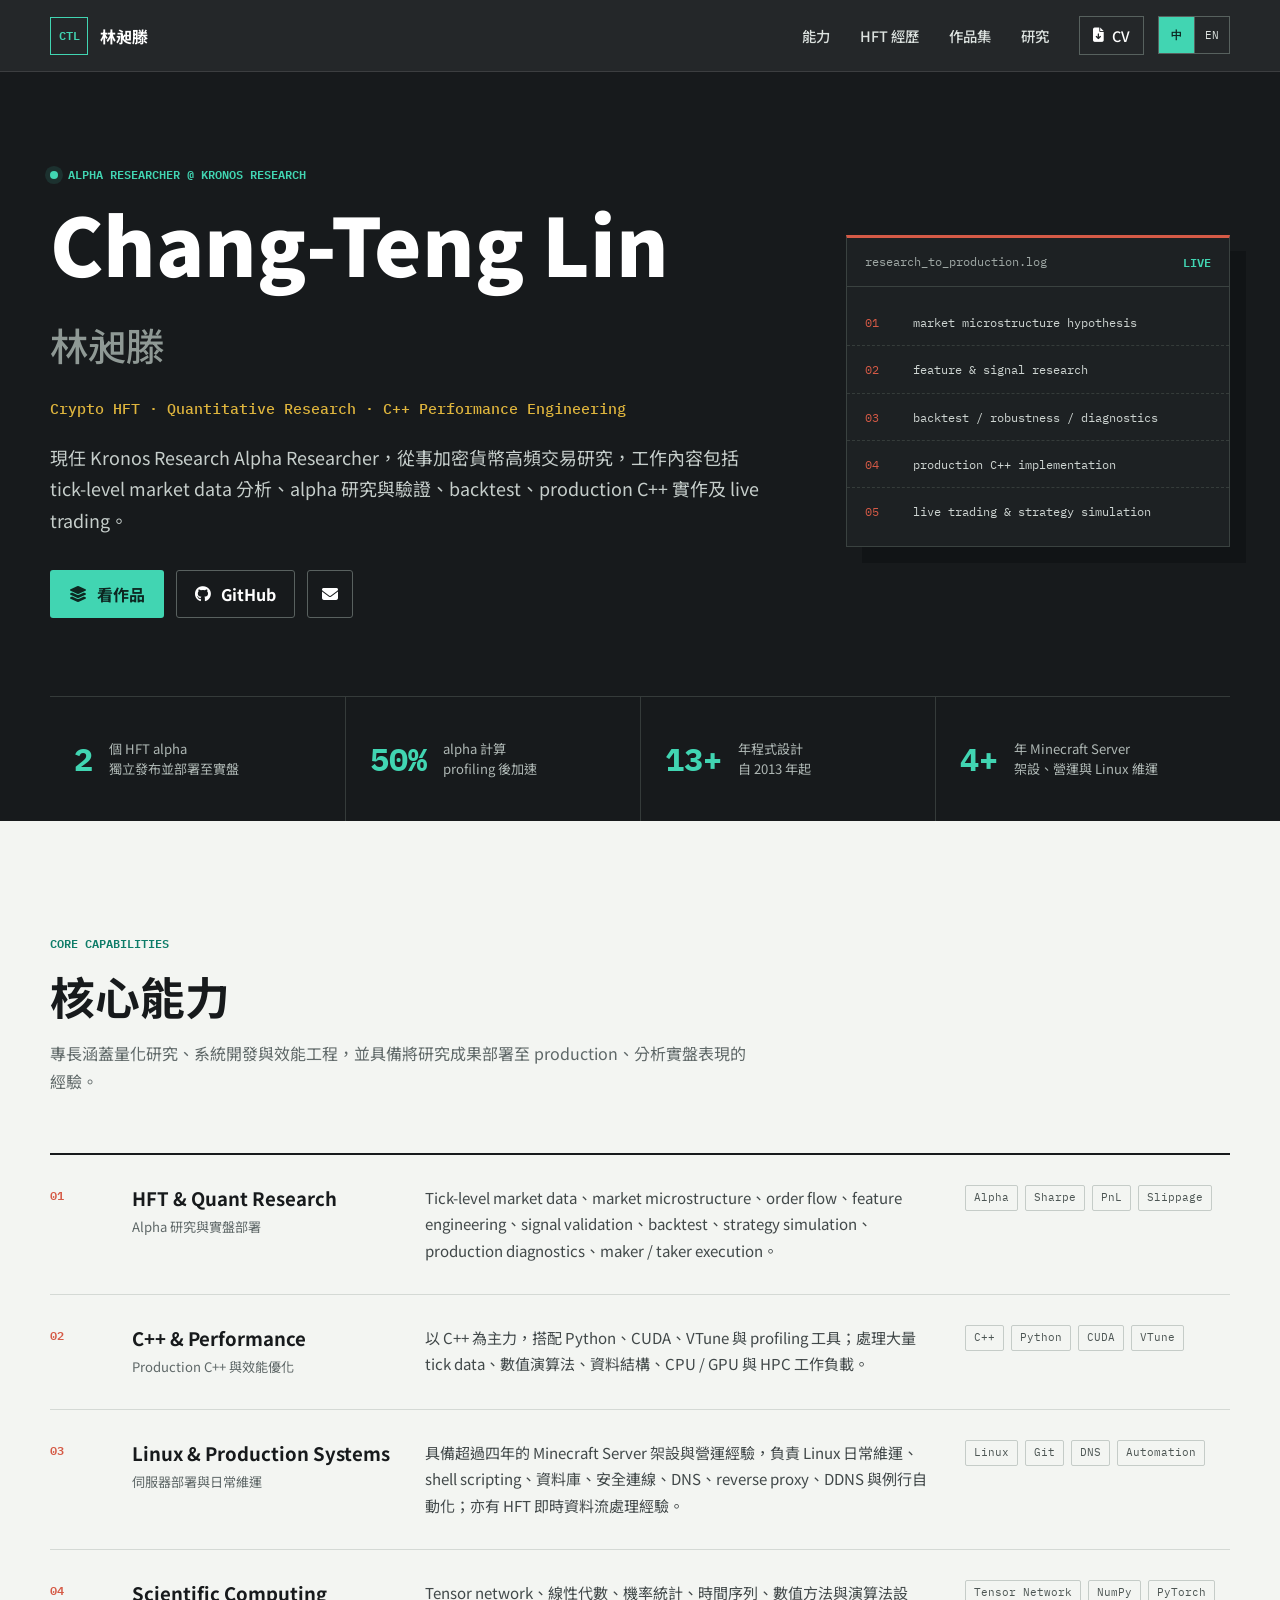
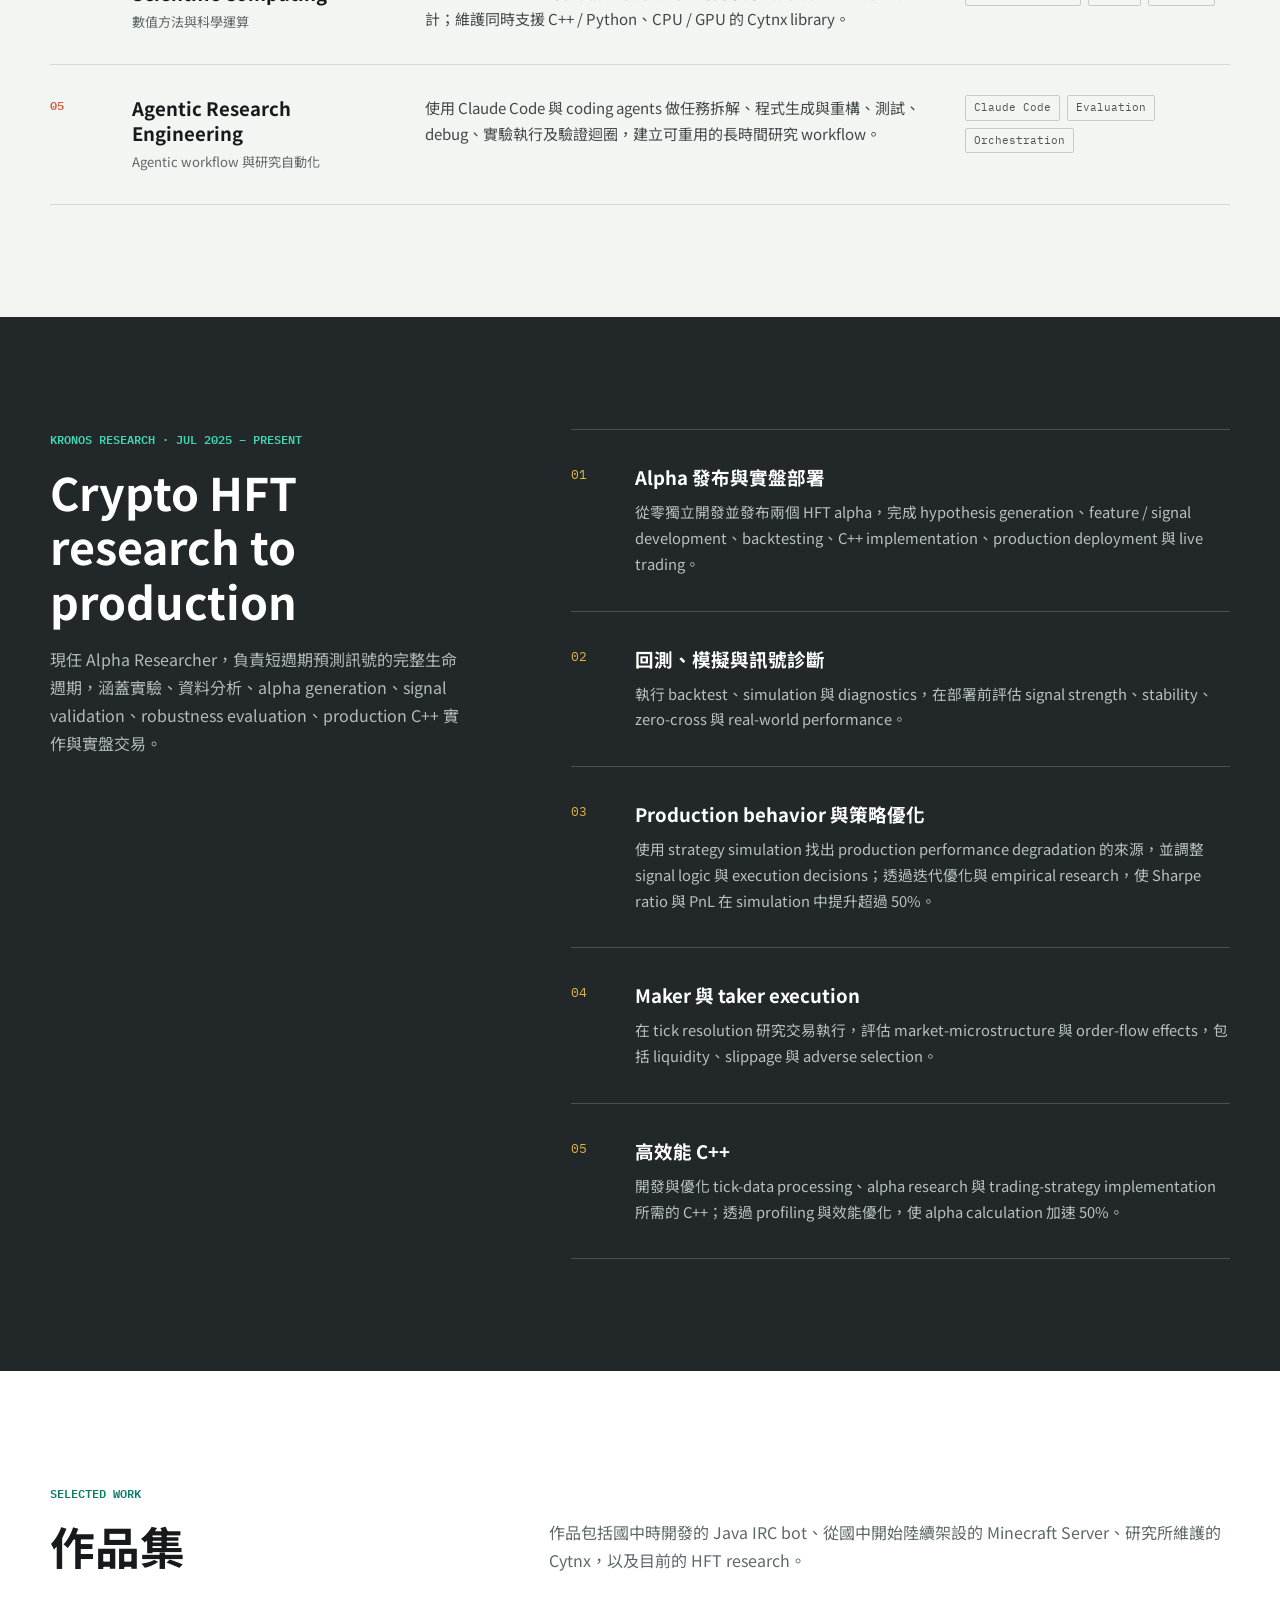
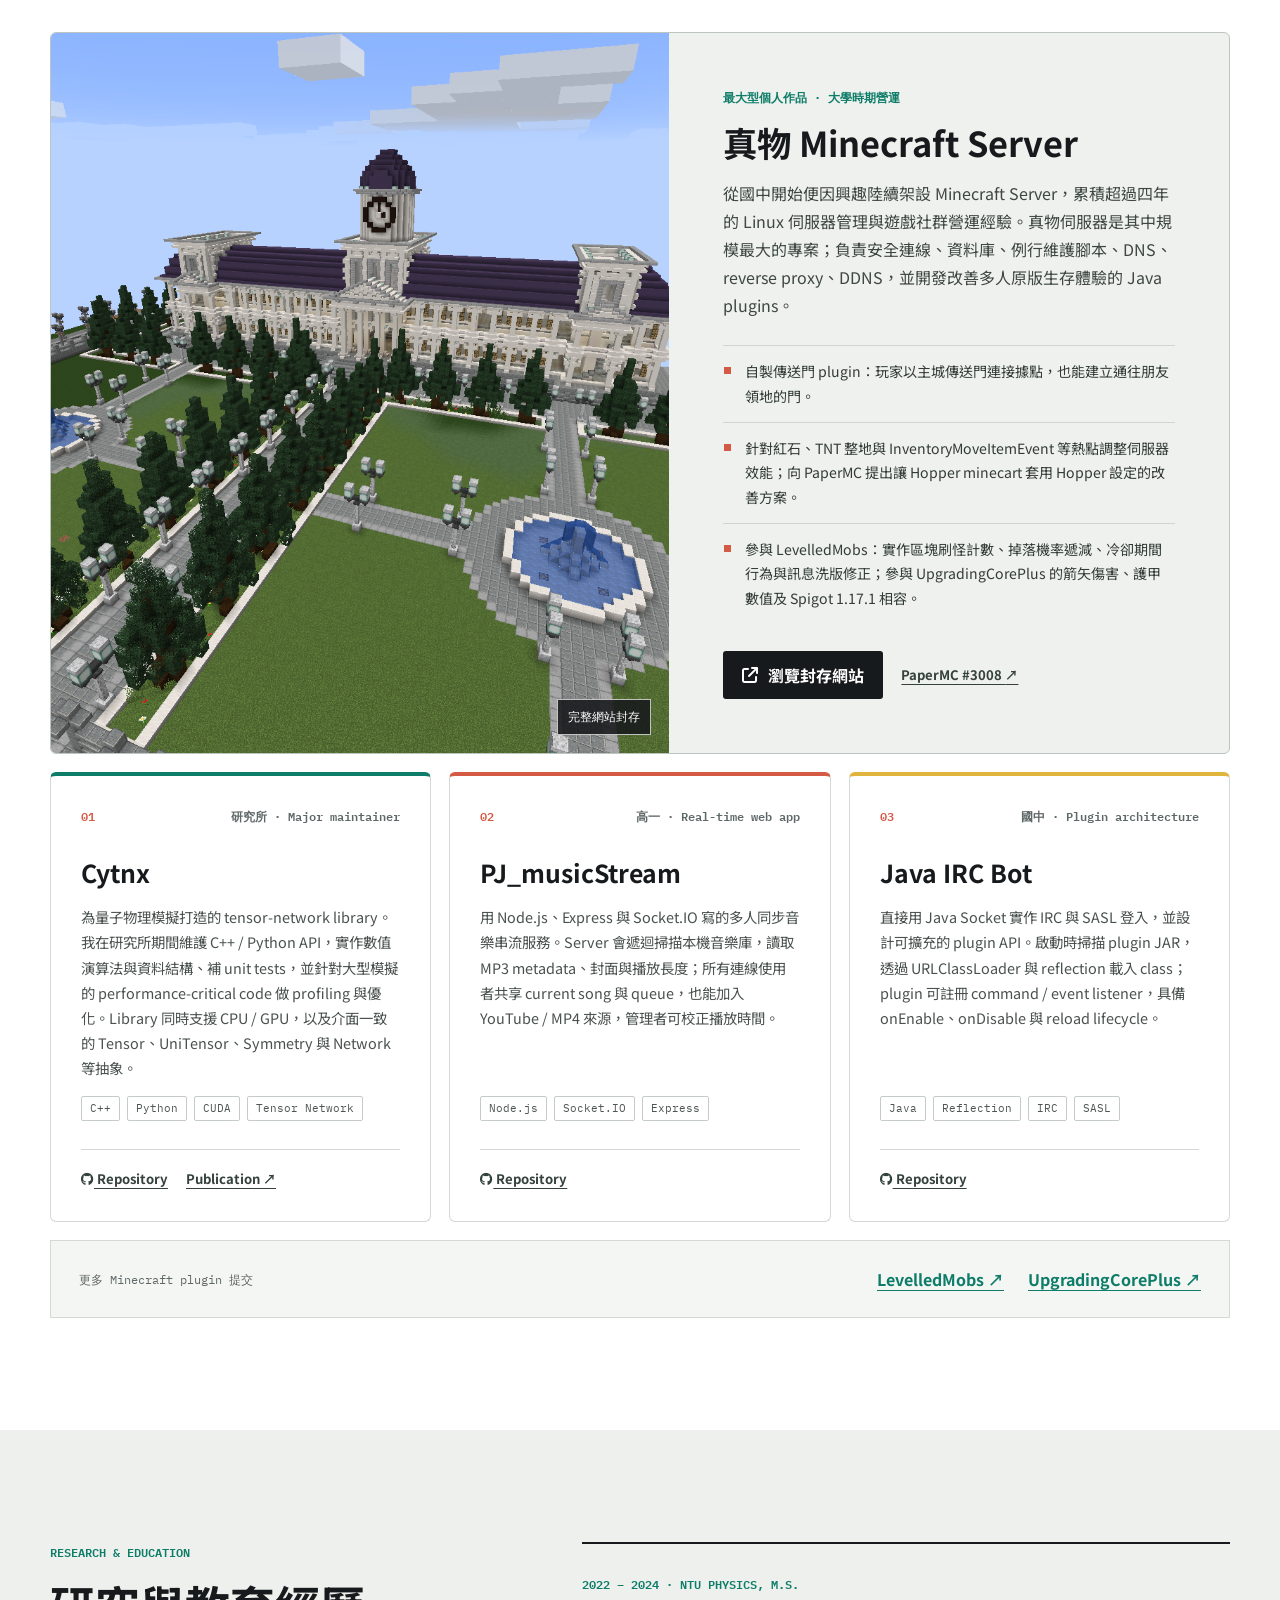
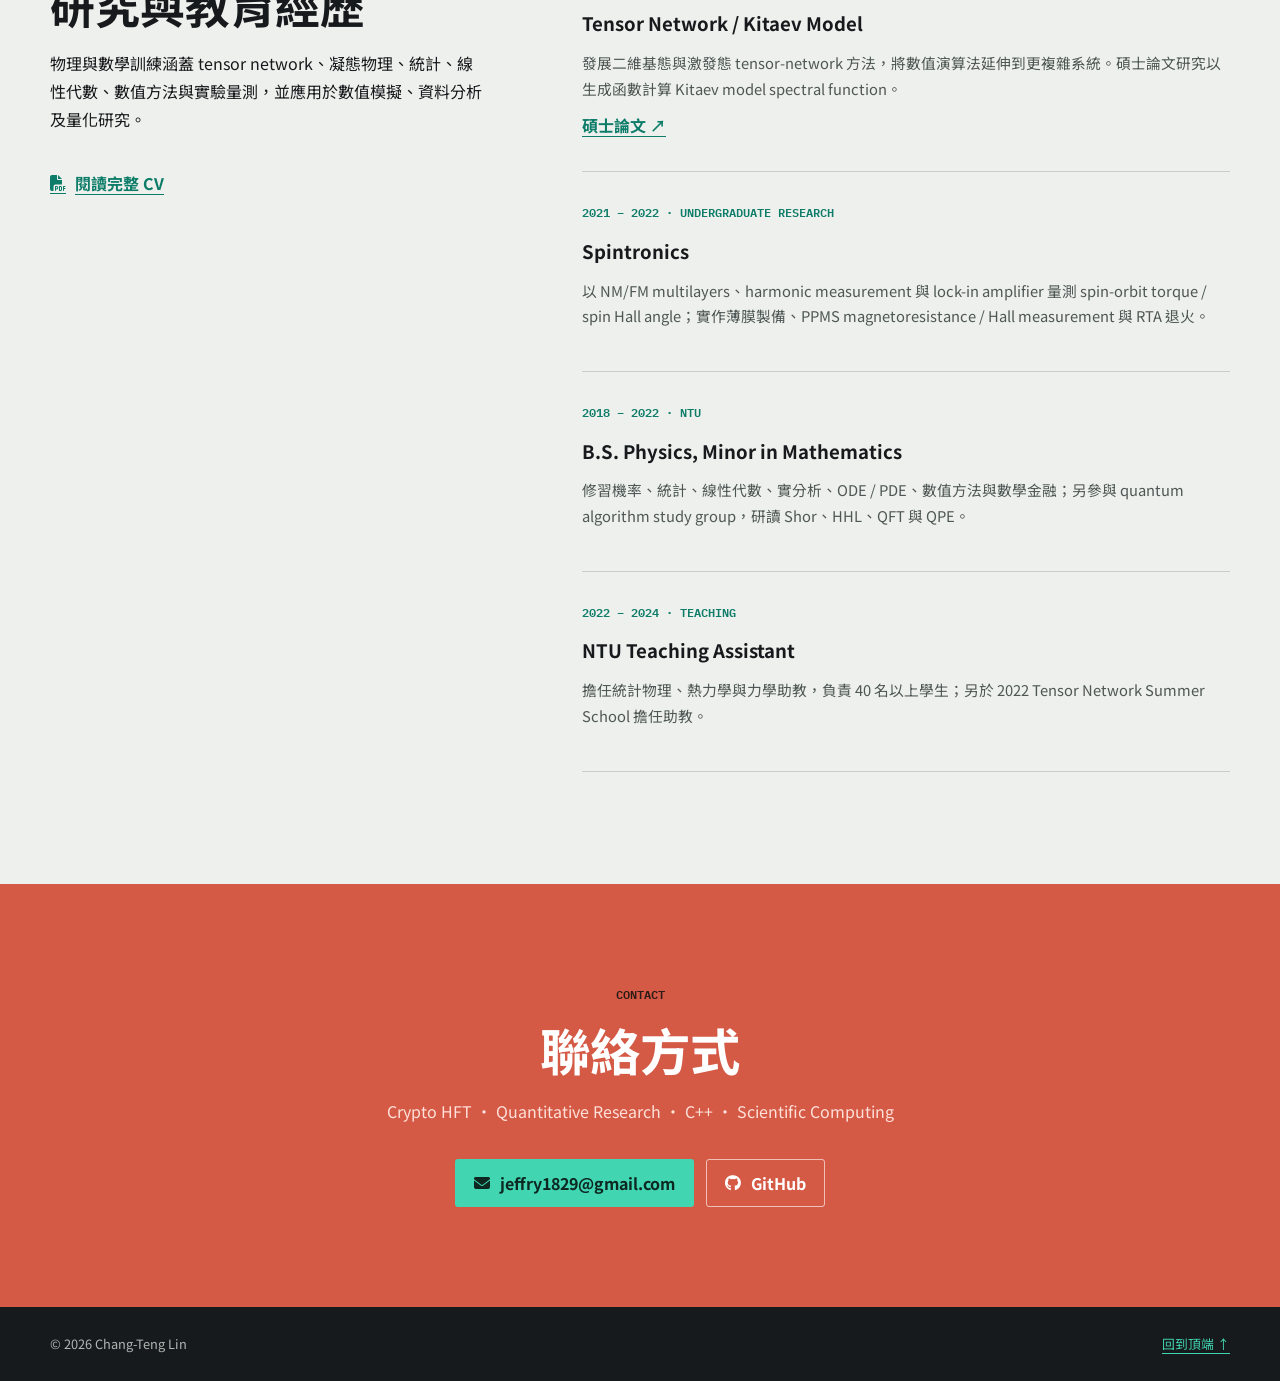
<file: zh/index.html>
<!doctype html>
<html lang="zh-Hant">
<head>
  <meta charset="utf-8">
  <meta name="viewport" content="width=device-width, initial-scale=1">
  <meta name="description" content="林昶滕（Chang-Teng Lin）｜Kronos Research Alpha Researcher，專注加密貨幣高頻交易、量化研究、高效能 C++ 與科學計算。">
  <meta name="keywords" content="Chang-Teng Lin, 林昶滕, HFT, Alpha Research, Quantitative Research, C++, Crypto, Cytnx, Linux">
  <meta name="author" content="Chang-Teng Lin">
  <meta property="og:title" content="Chang-Teng Lin｜Alpha Researcher &amp; C++ Engineer">
  <meta property="og:description" content="Crypto HFT、量化研究、高效能 C++、科學計算與 Linux 維運作品集。">
  <meta property="og:type" content="website">
  <meta property="og:locale" content="zh_TW">
  <title>Chang-Teng Lin｜Alpha Researcher &amp; C++ Engineer</title>
  <link rel="icon" href="../favicon.ico">
  <link rel="canonical" href="https://jeffry.is-a.dev/zh/">
  <link rel="alternate" hreflang="zh-Hant" href="https://jeffry.is-a.dev/zh/">
  <link rel="alternate" hreflang="en" href="https://jeffry.is-a.dev/">
  <link rel="alternate" hreflang="x-default" href="https://jeffry.is-a.dev/">
  <link rel="preconnect" href="https://fonts.googleapis.com">
  <link rel="preconnect" href="https://fonts.gstatic.com" crossorigin>
  <link href="https://fonts.googleapis.com/css2?family=IBM+Plex+Mono:wght@400;500;600&amp;family=Noto+Sans+TC:wght@400;500;600;700;900&amp;display=swap" rel="stylesheet">
  <link rel="stylesheet" href="https://cdnjs.cloudflare.com/ajax/libs/font-awesome/6.7.2/css/all.min.css" integrity="sha512-Evv84Mr4kqVGRNSgIGL/F/aIDqQb7xQ2vcrdIwxfjThSH8CSR7PBEakCr51Ck+w+/U6swU2Im1vVX0SVk9ABhg==" crossorigin="anonymous" referrerpolicy="no-referrer">
  <link rel="stylesheet" href="../styles.css">
</head>
<body id="top">
  <a class="skip-link" href="#main">跳到主要內容</a>

  <header class="site-header">
    <nav class="nav shell" aria-label="主要導覽">
      <a class="brand" href="#top" aria-label="回到首頁">
        <span class="brand-mark">CTL</span>
        <span>林昶滕</span>
      </a>
      <div class="nav-actions">
        <div class="nav-links" id="nav-links">
          <a href="#skills">能力</a>
          <a href="#hft">HFT 經歷</a>
          <a href="#work">作品集</a>
          <a href="#research">研究</a>
          <a class="nav-cta" href="../CVGeneral.pdf" target="_blank" rel="noreferrer">
            <i class="fa-solid fa-file-arrow-down" aria-hidden="true"></i>
            CV
          </a>
        </div>
        <div class="language-switch" role="group" aria-label="語言切換">
          <a class="is-active" href="./" lang="zh-Hant" aria-current="page">中</a>
          <a href="../" lang="en" hreflang="en">EN</a>
        </div>
        <button class="menu-toggle" type="button" aria-expanded="false" aria-controls="nav-links" aria-label="開啟導覽選單" data-label-open="開啟導覽選單" data-label-close="關閉導覽選單">
          <i class="fa-solid fa-bars" aria-hidden="true"></i>
        </button>
      </div>
    </nav>
  </header>

  <main id="main">
    <section class="hero" aria-labelledby="hero-title">
      <div class="shell hero-inner">
        <div class="hero-copy reveal">
          <p class="eyebrow"><span class="status-dot" aria-hidden="true"></span> Alpha Researcher @ Kronos Research</p>
          <h1 id="hero-title">Chang-Teng Lin<br><span>林昶滕</span></h1>
          <p class="hero-role">Crypto HFT · Quantitative Research · C++ Performance Engineering</p>
          <p class="hero-lead">現任 Kronos Research Alpha Researcher，從事加密貨幣高頻交易研究，工作內容包括 tick-level market data 分析、alpha 研究與驗證、backtest、production C++ 實作及 live trading。</p>
          <div class="hero-actions">
            <a class="button button-primary" href="#work">
              <i class="fa-solid fa-layer-group" aria-hidden="true"></i>
              看作品
            </a>
            <a class="button button-ghost" href="https://github.com/jeffry1829" target="_blank" rel="noreferrer">
              <i class="fa-brands fa-github" aria-hidden="true"></i>
              GitHub
            </a>
            <a class="icon-button" href="mailto:jeffry1829@gmail.com" title="寄信給我" aria-label="寄信給我">
              <i class="fa-solid fa-envelope" aria-hidden="true"></i>
            </a>
          </div>
        </div>

        <div class="hero-signal reveal" aria-label="研究到上線流程">
          <div class="signal-head">
            <span>research_to_production.log</span>
            <span class="signal-live">LIVE</span>
          </div>
          <ol>
            <li><span>01</span> market microstructure hypothesis</li>
            <li><span>02</span> feature &amp; signal research</li>
            <li><span>03</span> backtest / robustness / diagnostics</li>
            <li><span>04</span> production C++ implementation</li>
            <li><span>05</span> live trading &amp; strategy simulation</li>
          </ol>
        </div>
      </div>

      <div class="proof-strip shell" aria-label="重點成果">
        <div class="proof-item"><strong>2</strong><span>個 HFT alpha<br>獨立發布並部署至實盤</span></div>
        <div class="proof-item"><strong>50%</strong><span>alpha 計算<br>profiling 後加速</span></div>
        <div class="proof-item"><strong>13+</strong><span>年程式設計<br>自 2013 年起</span></div>
        <div class="proof-item"><strong>4+</strong><span>年 Minecraft Server<br>架設、營運與 Linux 維運</span></div>
      </div>
    </section>

    <section class="section skills-section" id="skills" aria-labelledby="skills-title">
      <div class="shell">
        <div class="section-heading reveal">
          <p class="kicker">Core capabilities</p>
          <h2 id="skills-title">核心能力</h2>
          <p>專長涵蓋量化研究、系統開發與效能工程，並具備將研究成果部署至 production、分析實盤表現的經驗。</p>
        </div>

        <div class="skill-table">
          <article class="skill-row reveal">
            <div class="skill-index">01</div>
            <div class="skill-title"><h3>HFT &amp; Quant Research</h3><p>Alpha 研究與實盤部署</p></div>
            <p>Tick-level market data、market microstructure、order flow、feature engineering、signal validation、backtest、strategy simulation、production diagnostics、maker / taker execution。</p>
            <div class="tags"><span>Alpha</span><span>Sharpe</span><span>PnL</span><span>Slippage</span></div>
          </article>
          <article class="skill-row reveal">
            <div class="skill-index">02</div>
            <div class="skill-title"><h3>C++ &amp; Performance</h3><p>Production C++ 與效能優化</p></div>
            <p>以 C++ 為主力，搭配 Python、CUDA、VTune 與 profiling 工具；處理大量 tick data、數值演算法、資料結構、CPU / GPU 與 HPC 工作負載。</p>
            <div class="tags"><span>C++</span><span>Python</span><span>CUDA</span><span>VTune</span></div>
          </article>
          <article class="skill-row reveal">
            <div class="skill-index">03</div>
            <div class="skill-title"><h3>Linux &amp; Production Systems</h3><p>伺服器部署與日常維運</p></div>
            <p>具備超過四年的 Minecraft Server 架設與營運經驗，負責 Linux 日常維運、shell scripting、資料庫、安全連線、DNS、reverse proxy、DDNS 與例行自動化；亦有 HFT 即時資料流處理經驗。</p>
            <div class="tags"><span>Linux</span><span>Git</span><span>DNS</span><span>Automation</span></div>
          </article>
          <article class="skill-row reveal">
            <div class="skill-index">04</div>
            <div class="skill-title"><h3>Scientific Computing</h3><p>數值方法與科學運算</p></div>
            <p>Tensor network、線性代數、機率統計、時間序列、數值方法與演算法設計；維護同時支援 C++ / Python、CPU / GPU 的 Cytnx library。</p>
            <div class="tags"><span>Tensor Network</span><span>NumPy</span><span>PyTorch</span></div>
          </article>
          <article class="skill-row reveal">
            <div class="skill-index">05</div>
            <div class="skill-title"><h3>Agentic Research Engineering</h3><p>Agentic workflow 與研究自動化</p></div>
            <p>使用 Claude Code 與 coding agents 做任務拆解、程式生成與重構、測試、debug、實驗執行及驗證迴圈，建立可重用的長時間研究 workflow。</p>
            <div class="tags"><span>Claude Code</span><span>Evaluation</span><span>Orchestration</span></div>
          </article>
        </div>
      </div>
    </section>

    <section class="section hft-section" id="hft" aria-labelledby="hft-title">
      <div class="shell hft-layout">
        <div class="hft-intro reveal">
          <p class="kicker">Kronos Research · Jul 2025 – Present</p>
          <h2 id="hft-title">Crypto HFT<br>research to production</h2>
          <p>現任 Alpha Researcher，負責短週期預測訊號的完整生命週期，涵蓋實驗、資料分析、alpha generation、signal validation、robustness evaluation、production C++ 實作與實盤交易。</p>
        </div>
        <div class="hft-points">
          <article class="hft-point reveal">
            <span>01</span>
            <div><h3>Alpha 發布與實盤部署</h3><p>從零獨立開發並發布兩個 HFT alpha，完成 hypothesis generation、feature / signal development、backtesting、C++ implementation、production deployment 與 live trading。</p></div>
          </article>
          <article class="hft-point reveal">
            <span>02</span>
            <div><h3>回測、模擬與訊號診斷</h3><p>執行 backtest、simulation 與 diagnostics，在部署前評估 signal strength、stability、zero-cross 與 real-world performance。</p></div>
          </article>
          <article class="hft-point reveal">
            <span>03</span>
            <div><h3>Production behavior 與策略優化</h3><p>使用 strategy simulation 找出 production performance degradation 的來源，並調整 signal logic 與 execution decisions；透過迭代優化與 empirical research，使 Sharpe ratio 與 PnL 在 simulation 中提升超過 50%。</p></div>
          </article>
          <article class="hft-point reveal">
            <span>04</span>
            <div><h3>Maker 與 taker execution</h3><p>在 tick resolution 研究交易執行，評估 market-microstructure 與 order-flow effects，包括 liquidity、slippage 與 adverse selection。</p></div>
          </article>
          <article class="hft-point reveal">
            <span>05</span>
            <div><h3>高效能 C++</h3><p>開發與優化 tick-data processing、alpha research 與 trading-strategy implementation 所需的 C++；透過 profiling 與效能優化，使 alpha calculation 加速 50%。</p></div>
          </article>
        </div>
      </div>
    </section>

    <section class="section portfolio-section" id="work" aria-labelledby="work-title">
      <div class="shell">
        <div class="section-heading section-heading-row reveal">
          <div>
            <p class="kicker">Selected work</p>
            <h2 id="work-title">作品集</h2>
          </div>
          <p>作品包括國中時開發的 Java IRC bot、從國中開始陸續架設的 Minecraft Server、研究所維護的 Cytnx，以及目前的 HFT research。</p>
        </div>

        <article class="project-featured reveal">
          <a class="project-image" href="../minecraft/" target="_blank" aria-label="開啟真物 Minecraft 伺服器封存網站">
            <img src="../minecraft/images/主城.png" alt="真物 Minecraft 伺服器主城全景" loading="lazy">
            <span class="archive-label">完整網站封存</span>
          </a>
          <div class="project-content">
            <p class="project-era">最大型個人作品 · 大學時期營運</p>
            <h3>真物 Minecraft Server</h3>
            <p class="project-summary">從國中開始便因興趣陸續架設 Minecraft Server，累積超過四年的 Linux 伺服器管理與遊戲社群營運經驗。真物伺服器是其中規模最大的專案；負責安全連線、資料庫、例行維護腳本、DNS、reverse proxy、DDNS，並開發改善多人原版生存體驗的 Java plugins。</p>
            <ul class="project-notes">
              <li>自製傳送門 plugin：玩家以主城傳送門連接據點，也能建立通往朋友領地的門。</li>
              <li>針對紅石、TNT 整地與 InventoryMoveItemEvent 等熱點調整伺服器效能；向 PaperMC 提出讓 Hopper minecart 套用 Hopper 設定的改善方案。</li>
              <li>參與 LevelledMobs：實作區塊刷怪計數、掉落機率遞減、冷卻期間行為與訊息洗版修正；參與 UpgradingCorePlus 的箭矢傷害、護甲數值及 Spigot 1.17.1 相容。</li>
            </ul>
            <div class="project-links">
              <a class="button button-dark" href="../minecraft/" target="_blank"><i class="fa-solid fa-arrow-up-right-from-square" aria-hidden="true"></i> 瀏覽封存網站</a>
              <a href="https://github.com/PaperMC/Paper/issues/3008" target="_blank" rel="noreferrer">PaperMC #3008 <span aria-hidden="true">↗</span></a>
            </div>
          </div>
        </article>

        <div class="project-grid">
          <article class="project-card reveal">
            <div class="project-card-top"><span class="project-number">01</span><span class="project-era">研究所 · Major maintainer</span></div>
            <h3>Cytnx</h3>
            <p>為量子物理模擬打造的 tensor-network library。我在研究所期間維護 C++ / Python API，實作數值演算法與資料結構、補 unit tests，並針對大型模擬的 performance-critical code 做 profiling 與優化。Library 同時支援 CPU / GPU，以及介面一致的 Tensor、UniTensor、Symmetry 與 Network 等抽象。</p>
            <div class="tags"><span>C++</span><span>Python</span><span>CUDA</span><span>Tensor Network</span></div>
            <div class="project-links">
              <a href="https://github.com/Cytnx-dev/Cytnx" target="_blank" rel="noreferrer"><i class="fa-brands fa-github" aria-hidden="true"></i> Repository</a>
              <a href="https://doi.org/10.21468/SciPostPhysCodeb.53" target="_blank" rel="noreferrer">Publication <span aria-hidden="true">↗</span></a>
            </div>
          </article>

          <article class="project-card reveal">
            <div class="project-card-top"><span class="project-number">02</span><span class="project-era">高一 · Real-time web app</span></div>
            <h3>PJ_musicStream</h3>
            <p>用 Node.js、Express 與 Socket.IO 寫的多人同步音樂串流服務。Server 會遞迴掃描本機音樂庫，讀取 MP3 metadata、封面與播放長度；所有連線使用者共享 current song 與 queue，也能加入 YouTube / MP4 來源，管理者可校正播放時間。</p>
            <div class="tags"><span>Node.js</span><span>Socket.IO</span><span>Express</span></div>
            <div class="project-links">
              <a href="https://github.com/jeffry1829/PJ_musicStream" target="_blank" rel="noreferrer"><i class="fa-brands fa-github" aria-hidden="true"></i> Repository</a>
            </div>
          </article>

          <article class="project-card reveal">
            <div class="project-card-top"><span class="project-number">03</span><span class="project-era">國中 · Plugin architecture</span></div>
            <h3>Java IRC Bot</h3>
            <p>直接用 Java Socket 實作 IRC 與 SASL 登入，並設計可擴充的 plugin API。啟動時掃描 plugin JAR，透過 URLClassLoader 與 reflection 載入 class；plugin 可註冊 command / event listener，具備 onEnable、onDisable 與 reload lifecycle。</p>
            <div class="tags"><span>Java</span><span>Reflection</span><span>IRC</span><span>SASL</span></div>
            <div class="project-links">
              <a href="https://github.com/jeffry1829/java-ircbot" target="_blank" rel="noreferrer"><i class="fa-brands fa-github" aria-hidden="true"></i> Repository</a>
            </div>
          </article>
        </div>

        <div class="oss-strip reveal" aria-label="Minecraft 開源貢獻">
          <span>更多 Minecraft plugin 提交</span>
          <a href="https://github.com/jeffry1829/LevelledMobs" target="_blank" rel="noreferrer">LevelledMobs <span aria-hidden="true">↗</span></a>
          <a href="https://github.com/jeffry1829/UpgradingCorePlus" target="_blank" rel="noreferrer">UpgradingCorePlus <span aria-hidden="true">↗</span></a>
        </div>
      </div>
    </section>

    <section class="section research-section" id="research" aria-labelledby="research-title">
      <div class="shell research-layout">
        <div class="section-heading reveal">
          <p class="kicker">Research &amp; education</p>
          <h2 id="research-title">研究與教育經歷</h2>
          <p>物理與數學訓練涵蓋 tensor network、凝態物理、統計、線性代數、數值方法與實驗量測，並應用於數值模擬、資料分析及量化研究。</p>
          <a class="text-link" href="../CVGeneral.pdf" target="_blank" rel="noreferrer"><i class="fa-solid fa-file-pdf" aria-hidden="true"></i> 閱讀完整 CV</a>
        </div>

        <div class="timeline">
          <article class="timeline-item reveal">
            <p class="timeline-date">2022 – 2024 · NTU Physics, M.S.</p>
            <h3>Tensor Network / Kitaev Model</h3>
            <p>發展二維基態與激發態 tensor-network 方法，將數值演算法延伸到更複雜系統。碩士論文研究以生成函數計算 Kitaev model spectral function。</p>
            <a href="https://doi.org/10.6342/NTU202403459" target="_blank" rel="noreferrer">碩士論文 <span aria-hidden="true">↗</span></a>
          </article>
          <article class="timeline-item reveal">
            <p class="timeline-date">2021 – 2022 · Undergraduate Research</p>
            <h3>Spintronics</h3>
            <p>以 NM/FM multilayers、harmonic measurement 與 lock-in amplifier 量測 spin-orbit torque / spin Hall angle；實作薄膜製備、PPMS magnetoresistance / Hall measurement 與 RTA 退火。</p>
          </article>
          <article class="timeline-item reveal">
            <p class="timeline-date">2018 – 2022 · NTU</p>
            <h3>B.S. Physics, Minor in Mathematics</h3>
            <p>修習機率、統計、線性代數、實分析、ODE / PDE、數值方法與數學金融；另參與 quantum algorithm study group，研讀 Shor、HHL、QFT 與 QPE。</p>
          </article>
          <article class="timeline-item reveal">
            <p class="timeline-date">2022 – 2024 · Teaching</p>
            <h3>NTU Teaching Assistant</h3>
            <p>擔任統計物理、熱力學與力學助教，負責 40 名以上學生；另於 2022 Tensor Network Summer School 擔任助教。</p>
          </article>
        </div>
      </div>
    </section>

    <section class="contact-section" aria-labelledby="contact-title">
      <div class="shell contact-inner reveal">
        <p class="kicker">Contact</p>
        <h2 id="contact-title">聯絡方式</h2>
        <p>Crypto HFT · Quantitative Research · C++ · Scientific Computing</p>
        <div class="contact-actions">
          <a class="button button-primary" href="mailto:jeffry1829@gmail.com"><i class="fa-solid fa-envelope" aria-hidden="true"></i> jeffry1829@gmail.com</a>
          <a class="button button-ghost-light" href="https://github.com/jeffry1829" target="_blank" rel="noreferrer"><i class="fa-brands fa-github" aria-hidden="true"></i> GitHub</a>
        </div>
      </div>
    </section>
  </main>

  <footer class="site-footer">
    <div class="shell footer-inner">
      <p>© <span id="year">2026</span> Chang-Teng Lin</p>
      <a href="#top">回到頂端 <span aria-hidden="true">↑</span></a>
    </div>
  </footer>

  <script src="../script.js"></script>
</body>
</html>
</file>
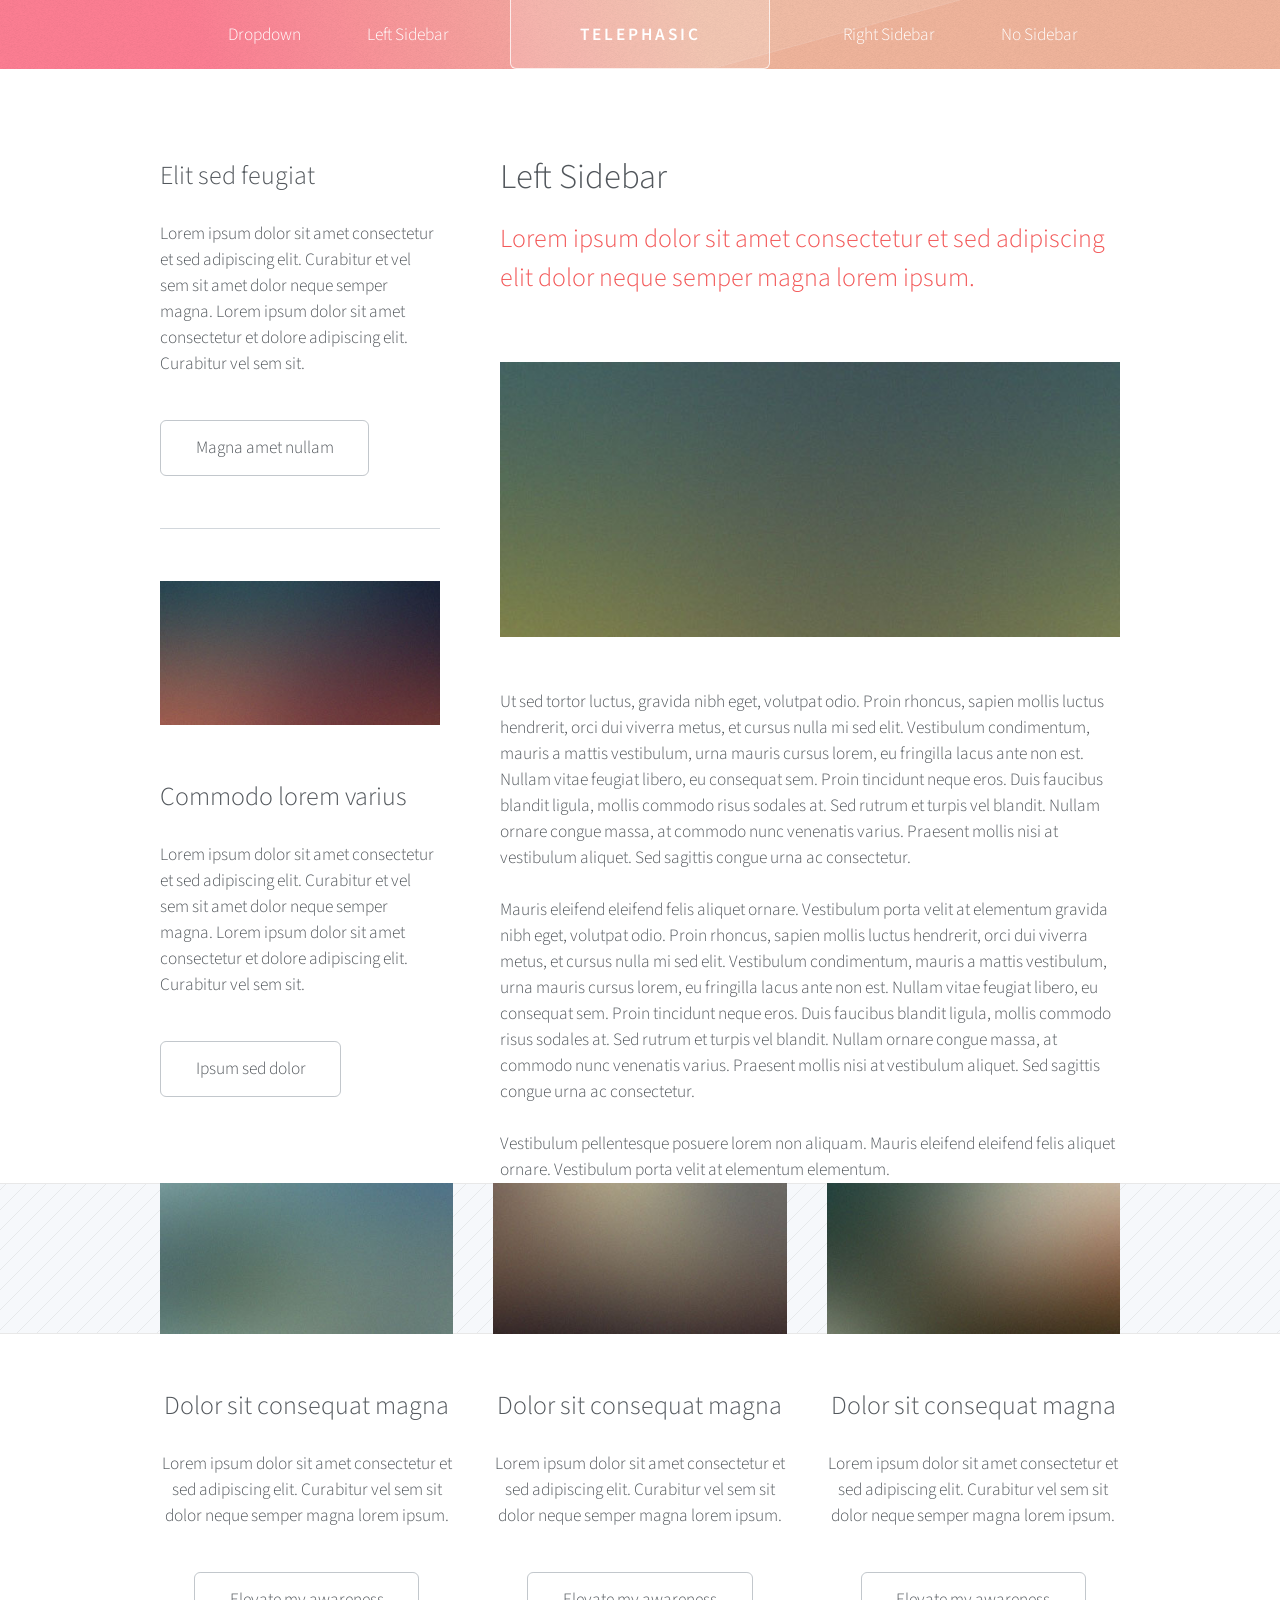
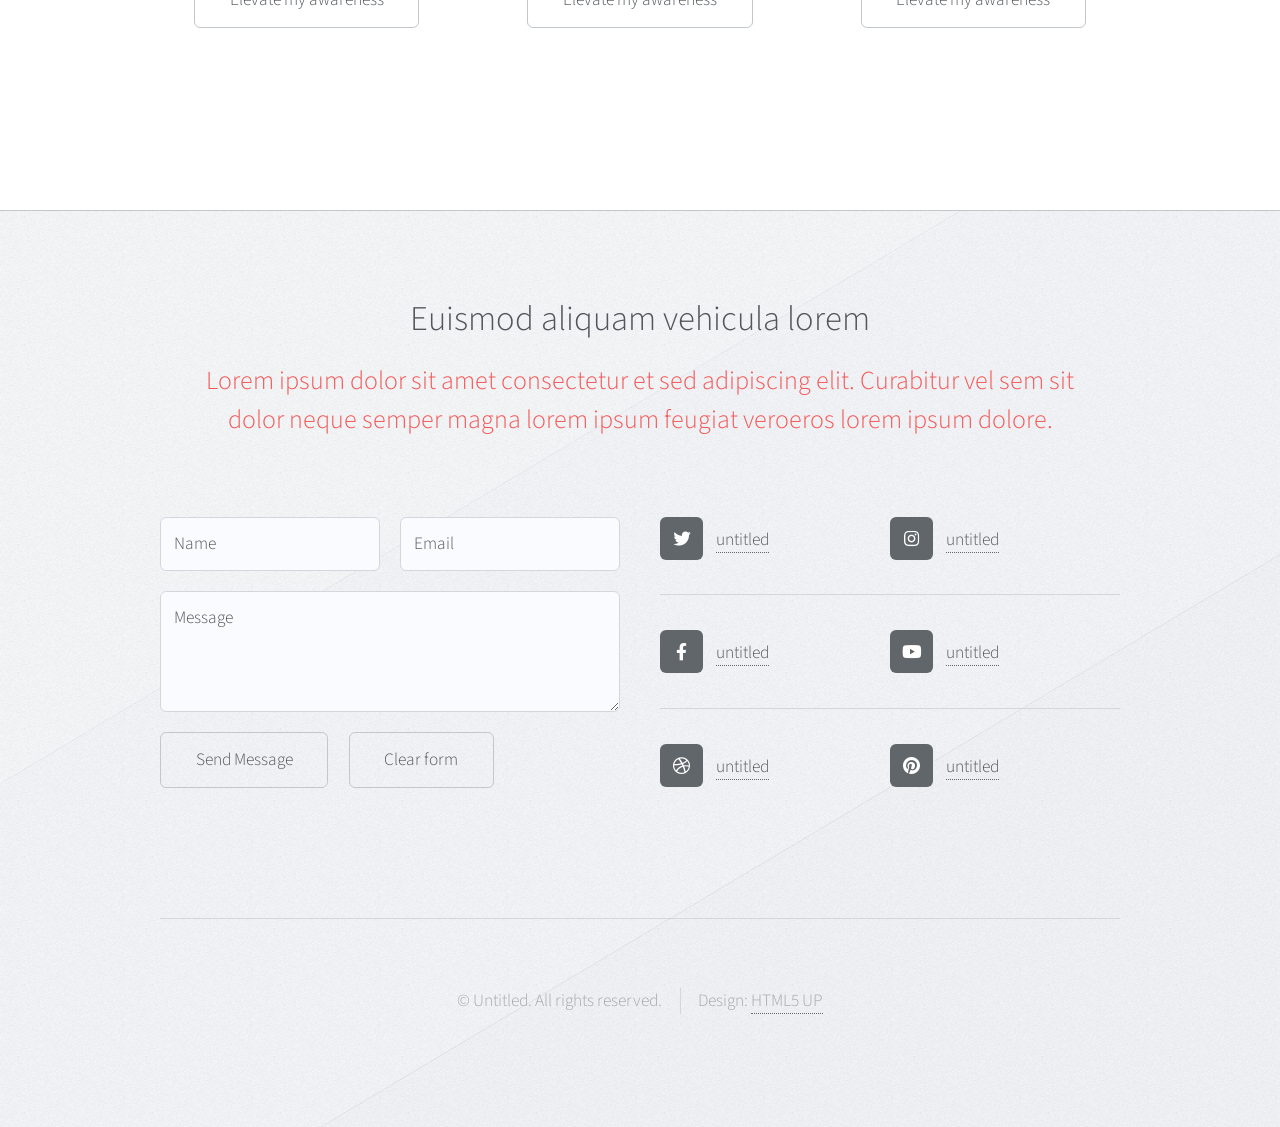
<file: minecraft/left-sidebar.html>
<!DOCTYPE HTML>
<!--
	Telephasic by HTML5 UP
	html5up.net | @ajlkn
	Free for personal and commercial use under the CCA 3.0 license (html5up.net/license)
-->
<html>
	<head>
		<title>Telephasic by HTML5 UP</title>
		<meta charset="utf-8" />
		<meta name="viewport" content="width=device-width, initial-scale=1, user-scalable=no" />
		<link rel="stylesheet" href="assets/css/main.css" />
	</head>
	<body class="left-sidebar is-preload">
		<div id="page-wrapper">

			<!-- Header -->
				<div id="header-wrapper">
					<div id="header" class="container">

						<!-- Logo -->
							<h1 id="logo"><a href="index.html">Telephasic</a></h1>

						<!-- Nav -->
							<nav id="nav">
								<ul>
									<li>
										<a href="#">Dropdown</a>
										<ul>
											<li><a href="#">Lorem ipsum dolor</a></li>
											<li><a href="#">Magna phasellus</a></li>
											<li><a href="#">Etiam dolore nisl</a></li>
											<li>
												<a href="#">Phasellus consequat</a>
												<ul>
													<li><a href="#">Lorem ipsum dolor</a></li>
													<li><a href="#">Phasellus consequat</a></li>
													<li><a href="#">Magna phasellus</a></li>
													<li><a href="#">Etiam dolore nisl</a></li>
												</ul>
											</li>
											<li><a href="#">Veroeros feugiat</a></li>
										</ul>
									</li>
									<li><a href="left-sidebar.html">Left Sidebar</a></li>
									<li class="break"><a href="right-sidebar.html">Right Sidebar</a></li>
									<li><a href="no-sidebar.html">No Sidebar</a></li>
								</ul>
							</nav>

					</div>
				</div>

			<!-- Main -->
				<div class="wrapper">
					<div class="container" id="main">
						<div class="row gtr-150">
							<div class="col-4 col-12-narrower">

								<!-- Sidebar -->
									<section id="sidebar">
										<section>
											<header>
												<h3>Elit sed feugiat</h3>
											</header>
											<p>Lorem ipsum dolor sit amet consectetur et sed adipiscing elit. Curabitur et vel
											sem sit amet dolor neque semper magna. Lorem ipsum dolor sit amet consectetur et dolore
											adipiscing elit. Curabitur vel sem sit.</p>
											<ul class="actions">
												<li><a href="#" class="button">Magna amet nullam</a></li>
											</ul>
										</section>
										<section>
											<a href="#" class="image featured"><img src="images/pic07.jpg" alt="" /></a>
											<header>
												<h3>Commodo lorem varius</h3>
											</header>
											<p>Lorem ipsum dolor sit amet consectetur et sed adipiscing elit. Curabitur et vel
											sem sit amet dolor neque semper magna. Lorem ipsum dolor sit amet consectetur et dolore
											adipiscing elit. Curabitur vel sem sit.</p>
											<ul class="actions">
												<li><a href="#" class="button">Ipsum sed dolor</a></li>
											</ul>
										</section>
									</section>

							</div>
							<div class="col-8 col-12-narrower imp-narrower">

								<!-- Content -->
									<article id="content">
										<header>
											<h2>Left Sidebar</h2>
											<p>Lorem ipsum dolor sit amet consectetur et sed adipiscing elit
											dolor neque semper magna lorem ipsum.</p>
										</header>
										<a href="#" class="image featured"><img src="images/pic02.jpg" alt="" /></a>
										<p>Ut sed tortor luctus, gravida nibh eget, volutpat odio. Proin rhoncus, sapien
										mollis luctus hendrerit, orci dui viverra metus, et cursus nulla mi sed elit. Vestibulum
										condimentum, mauris a mattis vestibulum, urna mauris cursus lorem, eu fringilla lacus
										ante non est. Nullam vitae feugiat libero, eu consequat sem. Proin tincidunt neque
										eros. Duis faucibus blandit ligula, mollis commodo risus sodales at. Sed rutrum et
										turpis vel blandit. Nullam ornare congue massa, at commodo nunc venenatis varius.
										Praesent mollis nisi at vestibulum aliquet. Sed sagittis congue urna ac consectetur.</p>
										<p>Mauris eleifend eleifend felis aliquet ornare. Vestibulum porta velit at elementum
										gravida nibh eget, volutpat odio. Proin rhoncus, sapien
										mollis luctus hendrerit, orci dui viverra metus, et cursus nulla mi sed elit. Vestibulum
										condimentum, mauris a mattis vestibulum, urna mauris cursus lorem, eu fringilla lacus
										ante non est. Nullam vitae feugiat libero, eu consequat sem. Proin tincidunt neque
										eros. Duis faucibus blandit ligula, mollis commodo risus sodales at. Sed rutrum et
										turpis vel blandit. Nullam ornare congue massa, at commodo nunc venenatis varius.
										Praesent mollis nisi at vestibulum aliquet. Sed sagittis congue urna ac consectetur.</p>
										<p>Vestibulum pellentesque posuere lorem non aliquam. Mauris eleifend eleifend
										felis aliquet ornare. Vestibulum porta velit at elementum elementum.</p>
									</article>

							</div>
						</div>
						<div class="row features">
							<section class="col-4 col-12-narrower feature">
								<div class="image-wrapper first">
									<a href="#" class="image featured"><img src="images/pic03.jpg" alt="" /></a>
								</div>
								<header>
									<h3>Dolor sit consequat magna</h3>
								</header>
								<p>Lorem ipsum dolor sit amet consectetur et sed adipiscing elit. Curabitur
								vel sem sit dolor neque semper magna lorem ipsum.</p>
								<ul class="actions">
									<li><a href="#" class="button">Elevate my awareness</a></li>
								</ul>
							</section>
							<section class="col-4 col-12-narrower feature">
								<div class="image-wrapper">
									<a href="#" class="image featured"><img src="images/pic04.jpg" alt="" /></a>
								</div>
								<header>
									<h3>Dolor sit consequat magna</h3>
								</header>
								<p>Lorem ipsum dolor sit amet consectetur et sed adipiscing elit. Curabitur
								vel sem sit dolor neque semper magna lorem ipsum.</p>
								<ul class="actions">
									<li><a href="#" class="button">Elevate my awareness</a></li>
								</ul>
							</section>
							<section class="col-4 col-12-narrower feature">
								<div class="image-wrapper">
									<a href="#" class="image featured"><img src="images/pic05.jpg" alt="" /></a>
								</div>
								<header>
									<h3>Dolor sit consequat magna</h3>
								</header>
								<p>Lorem ipsum dolor sit amet consectetur et sed adipiscing elit. Curabitur
								vel sem sit dolor neque semper magna lorem ipsum.</p>
								<ul class="actions">
									<li><a href="#" class="button">Elevate my awareness</a></li>
								</ul>
							</section>
						</div>
					</div>
				</div>

			<!-- Footer -->
				<div id="footer-wrapper">
					<div id="footer" class="container">
						<header class="major">
							<h2>Euismod aliquam vehicula lorem</h2>
							<p>Lorem ipsum dolor sit amet consectetur et sed adipiscing elit. Curabitur vel sem sit<br />
							dolor neque semper magna lorem ipsum feugiat veroeros lorem ipsum dolore.</p>
						</header>
						<div class="row">
							<section class="col-6 col-12-narrower">
								<form method="post" action="#">
									<div class="row gtr-50">
										<div class="col-6 col-12-mobile">
											<input name="name" placeholder="Name" type="text" />
										</div>
										<div class="col-6 col-12-mobile">
											<input name="email" placeholder="Email" type="text" />
										</div>
										<div class="col-12">
											<textarea name="message" placeholder="Message"></textarea>
										</div>
										<div class="col-12">
											<ul class="actions">
												<li><input type="submit" value="Send Message" /></li>
												<li><input type="reset" value="Clear form" /></li>
											</ul>
										</div>
									</div>
								</form>
							</section>
							<section class="col-6 col-12-narrower">
								<div class="row gtr-0">
									<ul class="divided icons col-6 col-12-mobile">
										<li class="icon brands fa-twitter"><a href="#"><span class="extra">twitter.com/</span>untitled</a></li>
										<li class="icon brands fa-facebook-f"><a href="#"><span class="extra">facebook.com/</span>untitled</a></li>
										<li class="icon brands fa-dribbble"><a href="#"><span class="extra">dribbble.com/</span>untitled</a></li>
									</ul>
									<ul class="divided icons col-6 col-12-mobile">
										<li class="icon brands fa-instagram"><a href="#"><span class="extra">instagram.com/</span>untitled</a></li>
										<li class="icon brands fa-youtube"><a href="#"><span class="extra">youtube.com/</span>untitled</a></li>
										<li class="icon brands fa-pinterest"><a href="#"><span class="extra">pinterest.com/</span>untitled</a></li>
									</ul>
								</div>
							</section>
						</div>
					</div>
					<div id="copyright" class="container">
						<ul class="menu">
							<li>&copy; Untitled. All rights reserved.</li><li>Design: <a href="http://html5up.net">HTML5 UP</a></li>
						</ul>
					</div>
				</div>

		</div>

		<!-- Scripts -->
			<script src="assets/js/jquery.min.js"></script>
			<script src="assets/js/jquery.dropotron.min.js"></script>
			<script src="assets/js/browser.min.js"></script>
			<script src="assets/js/breakpoints.min.js"></script>
			<script src="assets/js/util.js"></script>
			<script src="assets/js/main.js"></script>

	</body>
</html>
</file>
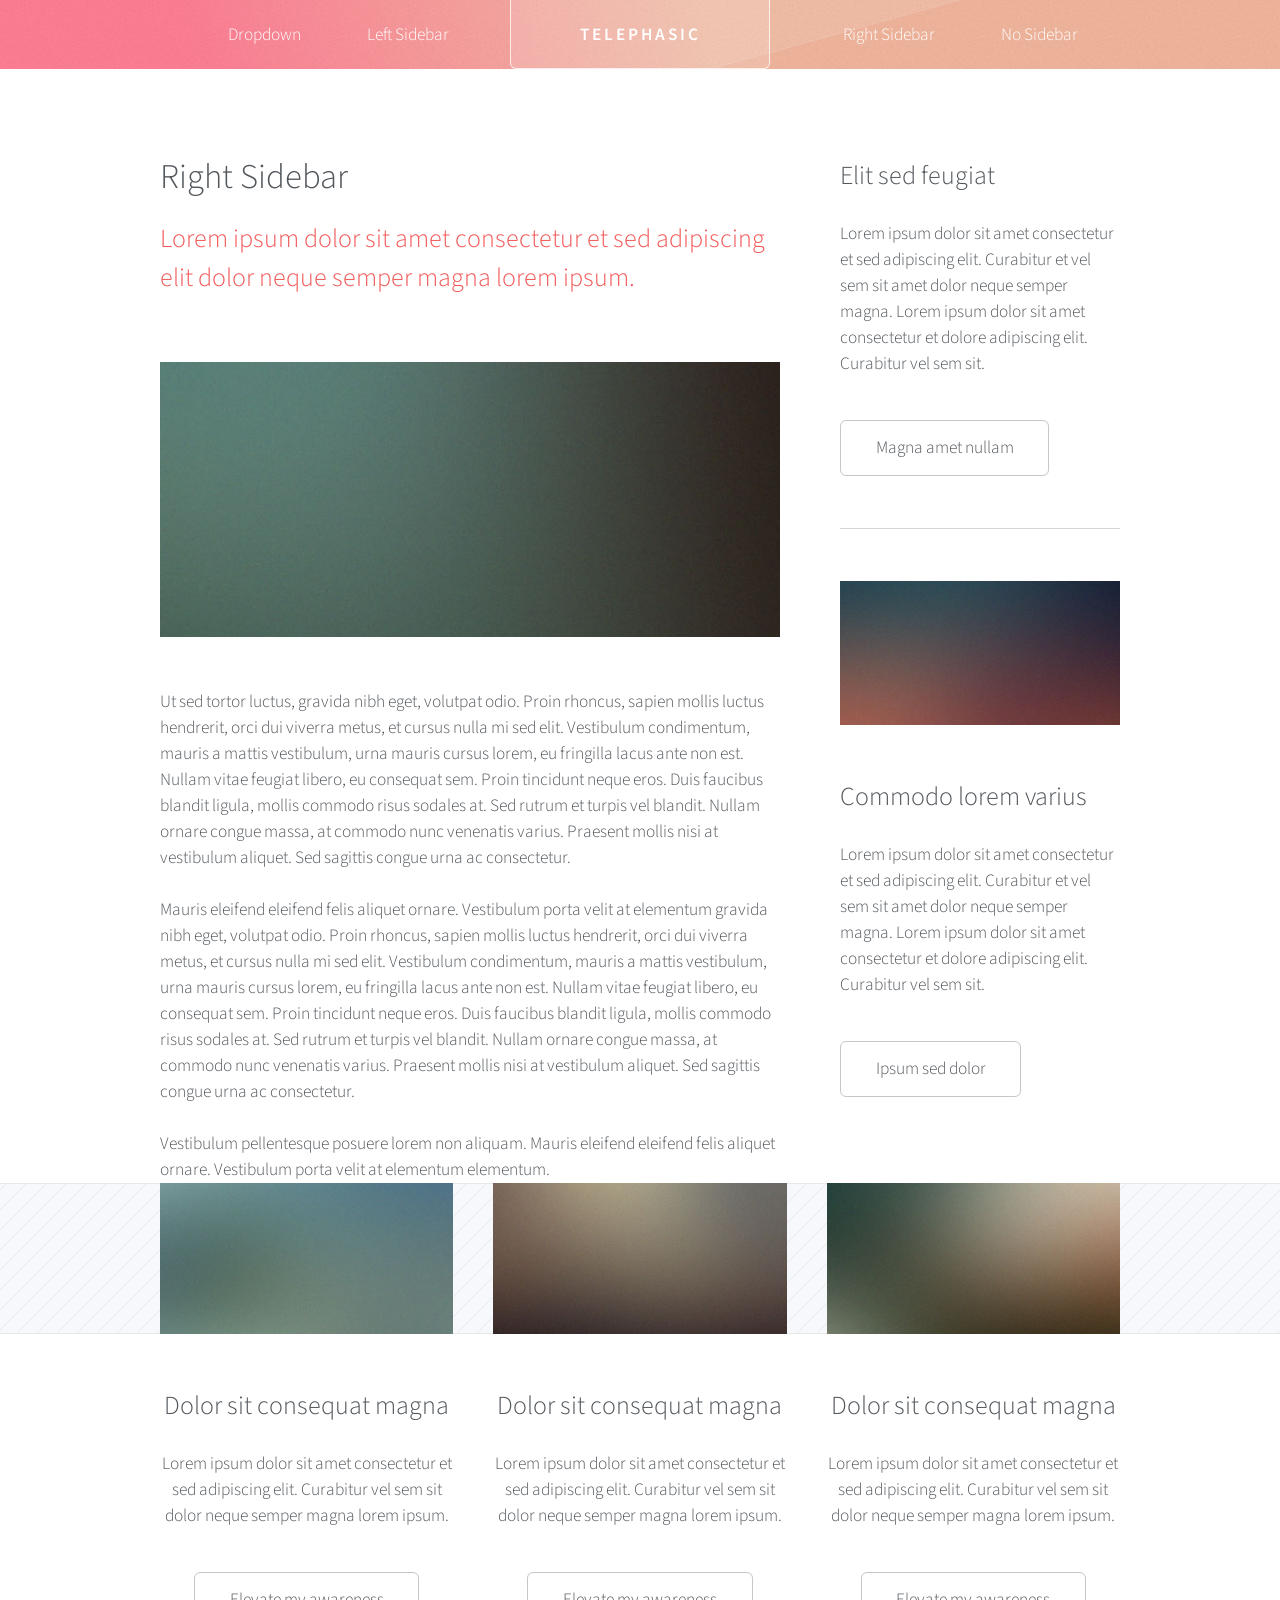
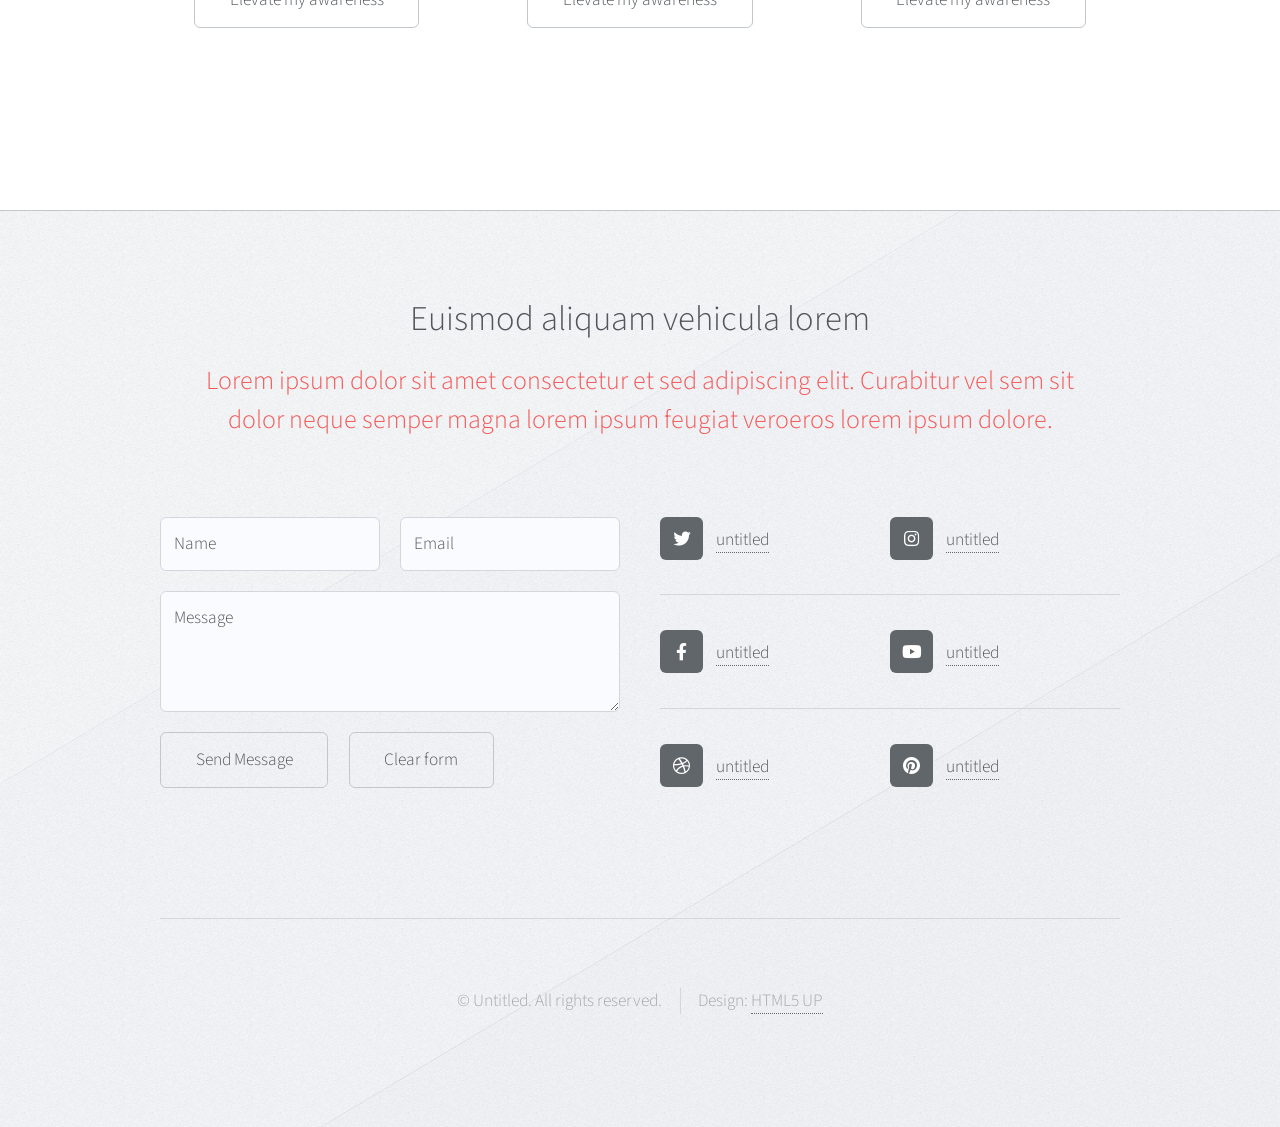
<file: minecraft/right-sidebar.html>
<!DOCTYPE HTML>
<!--
	Telephasic by HTML5 UP
	html5up.net | @ajlkn
	Free for personal and commercial use under the CCA 3.0 license (html5up.net/license)
-->
<html>
	<head>
		<title>Telephasic by HTML5 UP</title>
		<meta charset="utf-8" />
		<meta name="viewport" content="width=device-width, initial-scale=1, user-scalable=no" />
		<link rel="stylesheet" href="assets/css/main.css" />
	</head>
	<body class="right-sidebar is-preload">
		<div id="page-wrapper">

			<!-- Header -->
				<div id="header-wrapper">
					<div id="header" class="container">

						<!-- Logo -->
							<h1 id="logo"><a href="index.html">Telephasic</a></h1>

						<!-- Nav -->
							<nav id="nav">
								<ul>
									<li>
										<a href="#">Dropdown</a>
										<ul>
											<li><a href="#">Lorem ipsum dolor</a></li>
											<li><a href="#">Magna phasellus</a></li>
											<li><a href="#">Etiam dolore nisl</a></li>
											<li>
												<a href="#">Phasellus consequat</a>
												<ul>
													<li><a href="#">Lorem ipsum dolor</a></li>
													<li><a href="#">Phasellus consequat</a></li>
													<li><a href="#">Magna phasellus</a></li>
													<li><a href="#">Etiam dolore nisl</a></li>
												</ul>
											</li>
											<li><a href="#">Veroeros feugiat</a></li>
										</ul>
									</li>
									<li><a href="left-sidebar.html">Left Sidebar</a></li>
									<li class="break"><a href="right-sidebar.html">Right Sidebar</a></li>
									<li><a href="no-sidebar.html">No Sidebar</a></li>
								</ul>
							</nav>

					</div>
				</div>

			<!-- Main -->
				<div class="wrapper">
					<div class="container" id="main">
						<div class="row gtr-150">
							<div class="col-8 col-12-narrower">

								<!-- Content -->
									<article id="content">
										<header>
											<h2>Right Sidebar</h2>
											<p>Lorem ipsum dolor sit amet consectetur et sed adipiscing elit
											dolor neque semper magna lorem ipsum.</p>
										</header>
										<a href="#" class="image featured"><img src="images/pic01.jpg" alt="" /></a>
										<p>Ut sed tortor luctus, gravida nibh eget, volutpat odio. Proin rhoncus, sapien
										mollis luctus hendrerit, orci dui viverra metus, et cursus nulla mi sed elit. Vestibulum
										condimentum, mauris a mattis vestibulum, urna mauris cursus lorem, eu fringilla lacus
										ante non est. Nullam vitae feugiat libero, eu consequat sem. Proin tincidunt neque
										eros. Duis faucibus blandit ligula, mollis commodo risus sodales at. Sed rutrum et
										turpis vel blandit. Nullam ornare congue massa, at commodo nunc venenatis varius.
										Praesent mollis nisi at vestibulum aliquet. Sed sagittis congue urna ac consectetur.</p>
										<p>Mauris eleifend eleifend felis aliquet ornare. Vestibulum porta velit at elementum
										gravida nibh eget, volutpat odio. Proin rhoncus, sapien
										mollis luctus hendrerit, orci dui viverra metus, et cursus nulla mi sed elit. Vestibulum
										condimentum, mauris a mattis vestibulum, urna mauris cursus lorem, eu fringilla lacus
										ante non est. Nullam vitae feugiat libero, eu consequat sem. Proin tincidunt neque
										eros. Duis faucibus blandit ligula, mollis commodo risus sodales at. Sed rutrum et
										turpis vel blandit. Nullam ornare congue massa, at commodo nunc venenatis varius.
										Praesent mollis nisi at vestibulum aliquet. Sed sagittis congue urna ac consectetur.</p>
										<p>Vestibulum pellentesque posuere lorem non aliquam. Mauris eleifend eleifend
										felis aliquet ornare. Vestibulum porta velit at elementum elementum.</p>
									</article>

							</div>
							<div class="col-4 col-12-narrower">

								<!-- Sidebar -->
									<section id="sidebar">
										<section>
											<header>
												<h3>Elit sed feugiat</h3>
											</header>
											<p>Lorem ipsum dolor sit amet consectetur et sed adipiscing elit. Curabitur et vel
											sem sit amet dolor neque semper magna. Lorem ipsum dolor sit amet consectetur et dolore
											adipiscing elit. Curabitur vel sem sit.</p>
											<ul class="actions">
												<li><a href="#" class="button">Magna amet nullam</a></li>
											</ul>
										</section>
										<section>
											<a href="#" class="image featured"><img src="images/pic07.jpg" alt="" /></a>
											<header>
												<h3>Commodo lorem varius</h3>
											</header>
											<p>Lorem ipsum dolor sit amet consectetur et sed adipiscing elit. Curabitur et vel
											sem sit amet dolor neque semper magna. Lorem ipsum dolor sit amet consectetur et dolore
											adipiscing elit. Curabitur vel sem sit.</p>
											<ul class="actions">
												<li><a href="#" class="button">Ipsum sed dolor</a></li>
											</ul>
										</section>
									</section>

							</div>
						</div>
						<div class="row features">
							<section class="col-4 col-12-narrower feature">
								<div class="image-wrapper first">
									<a href="#" class="image featured"><img src="images/pic03.jpg" alt="" /></a>
								</div>
								<header>
									<h3>Dolor sit consequat magna</h3>
								</header>
								<p>Lorem ipsum dolor sit amet consectetur et sed adipiscing elit. Curabitur
								vel sem sit dolor neque semper magna lorem ipsum.</p>
								<ul class="actions">
									<li><a href="#" class="button">Elevate my awareness</a></li>
								</ul>
							</section>
							<section class="col-4 col-12-narrower feature">
								<div class="image-wrapper">
									<a href="#" class="image featured"><img src="images/pic04.jpg" alt="" /></a>
								</div>
								<header>
									<h3>Dolor sit consequat magna</h3>
								</header>
								<p>Lorem ipsum dolor sit amet consectetur et sed adipiscing elit. Curabitur
								vel sem sit dolor neque semper magna lorem ipsum.</p>
								<ul class="actions">
									<li><a href="#" class="button">Elevate my awareness</a></li>
								</ul>
							</section>
							<section class="col-4 col-12-narrower feature">
								<div class="image-wrapper">
									<a href="#" class="image featured"><img src="images/pic05.jpg" alt="" /></a>
								</div>
								<header>
									<h3>Dolor sit consequat magna</h3>
								</header>
								<p>Lorem ipsum dolor sit amet consectetur et sed adipiscing elit. Curabitur
								vel sem sit dolor neque semper magna lorem ipsum.</p>
								<ul class="actions">
									<li><a href="#" class="button">Elevate my awareness</a></li>
								</ul>
							</section>
						</div>
					</div>
				</div>

			<!-- Footer -->
				<div id="footer-wrapper">
					<div id="footer" class="container">
						<header class="major">
							<h2>Euismod aliquam vehicula lorem</h2>
							<p>Lorem ipsum dolor sit amet consectetur et sed adipiscing elit. Curabitur vel sem sit<br />
							dolor neque semper magna lorem ipsum feugiat veroeros lorem ipsum dolore.</p>
						</header>
						<div class="row">
							<section class="col-6 col-12-narrower">
								<form method="post" action="#">
									<div class="row gtr-50">
										<div class="col-6 col-12-mobile">
											<input name="name" placeholder="Name" type="text" />
										</div>
										<div class="col-6 col-12-mobile">
											<input name="email" placeholder="Email" type="text" />
										</div>
										<div class="col-12">
											<textarea name="message" placeholder="Message"></textarea>
										</div>
										<div class="col-12">
											<ul class="actions">
												<li><input type="submit" value="Send Message" /></li>
												<li><input type="reset" value="Clear form" /></li>
											</ul>
										</div>
									</div>
								</form>
							</section>
							<section class="col-6 col-12-narrower">
								<div class="row gtr-0">
									<ul class="divided icons col-6 col-12-mobile">
										<li class="icon brands fa-twitter"><a href="#"><span class="extra">twitter.com/</span>untitled</a></li>
										<li class="icon brands fa-facebook-f"><a href="#"><span class="extra">facebook.com/</span>untitled</a></li>
										<li class="icon brands fa-dribbble"><a href="#"><span class="extra">dribbble.com/</span>untitled</a></li>
									</ul>
									<ul class="divided icons col-6 col-12-mobile">
										<li class="icon brands fa-instagram"><a href="#"><span class="extra">instagram.com/</span>untitled</a></li>
										<li class="icon brands fa-youtube"><a href="#"><span class="extra">youtube.com/</span>untitled</a></li>
										<li class="icon brands fa-pinterest"><a href="#"><span class="extra">pinterest.com/</span>untitled</a></li>
									</ul>
								</div>
							</section>
						</div>
					</div>
					<div id="copyright" class="container">
						<ul class="menu">
							<li>&copy; Untitled. All rights reserved.</li><li>Design: <a href="http://html5up.net">HTML5 UP</a></li>
						</ul>
					</div>
				</div>

		</div>

		<!-- Scripts -->
			<script src="assets/js/jquery.min.js"></script>
			<script src="assets/js/jquery.dropotron.min.js"></script>
			<script src="assets/js/browser.min.js"></script>
			<script src="assets/js/breakpoints.min.js"></script>
			<script src="assets/js/util.js"></script>
			<script src="assets/js/main.js"></script>

	</body>
</html>
</file>
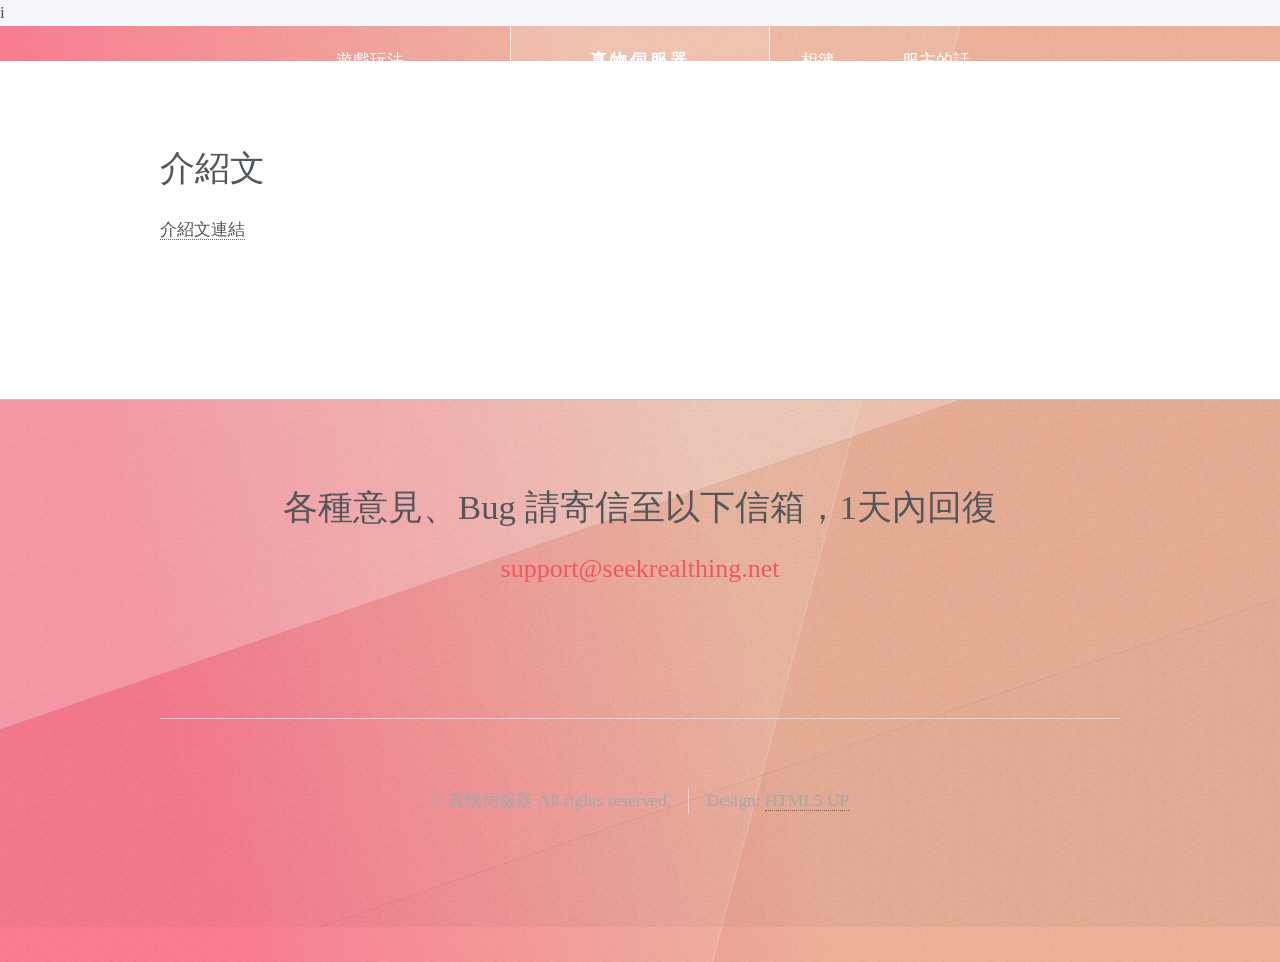
<file: minecraft/介紹文.html>
<!DOCTYPE HTML>
<!--
	Telephasic by HTML5 UP
	html5up.net | @ajlkn
	Free for personal and commercial use under the CCA 3.0 license (html5up.net/license)
-->
<html>
	<head>
		<title>真物Minecraft伺服器</title>
		<meta charset="utf-8" />
		<meta name="viewport" content="width=device-width, initial-scale=1, user-scalable=no" />
		<link rel="stylesheet" href="assets/css/main.css" />
		<style>html *{font-family:微軟正黑體 !important;}</style>
		<link rel="shortcut icon" href="favicon.ico"/>
		<link rel="bookmark" href="favicon.ico"/>i
		<script data-ad-client="pub-9484061597182296" async src="https://pagead2.googlesyndication.com/pageale.js"></script>
	</head>
	<body class="no-sidebar is-preload">
		<div id="page-wrapper">

			<!-- Header -->
			<div id="header-wrapper">
				<div id="header" class="container">

					<!-- Logo -->
						<h1 id="logo"><a href="index.html">真物伺服器</a></h1>

					<!-- Nav -->
					<nav id="nav">
						<ul>
							<li>
								<a href="#">遊戲玩法</a>
								<ul>
									<li><a href="初等介紹.html">初等介紹</a></li>
									<li><a href="指令介紹.html">指令介紹</a></li>
									<li><a href="伺服器規則.html">伺服器規則</a></li>
									<li><a href="介紹文.html">介紹文</a></li>
									<li><a href="MinecraftStats/index.html">伺服器名人堂</a></li>
								</ul>
							</li>
							<li class="break"><a href="相簿.html">相簿</a></li>
							<li><a href="服主的話.html">服主的話</a></li>
						</ul>
					</nav>

				</div>

			<!-- Main -->
				<div class="wrapper">
					<div class="container" id="main">

						<!-- Content -->
							<article id="content">
								<header>
									<h2>介紹文</h2>
								</header>
								<a href="https://home.gamer.com.tw/creationDetail.php?sn=4654785">介紹文連結</a>
								<p>					
								</p>
							</article>
					</div>
				</div>

			<!-- Footer -->
			<div id="footer-wrapper">
				<div id="footer" class="container">
					<header class="major">
						<h2>各種意見、Bug 請寄信至以下信箱，1天內回復</h2>
						<p>support@seekrealthing.net</p>
					</header>
					
				<div id="copyright" class="container">
					<ul class="menu">
						<li>&copy; 真物伺服器 All rights reserved.</li><li>Design: <a href="http://html5up.net">HTML5 UP</a></li>
					</ul>
				</div>
			</div>
		</div>

		<!-- Scripts -->
			<script src="assets/js/jquery.min.js"></script>
			<script src="assets/js/jquery.dropotron.min.js"></script>
			<script src="assets/js/browser.min.js"></script>
			<script src="assets/js/breakpoints.min.js"></script>
			<script src="assets/js/util.js"></script>
			<script src="assets/js/main.js"></script>

	</body>
</html>
</file>
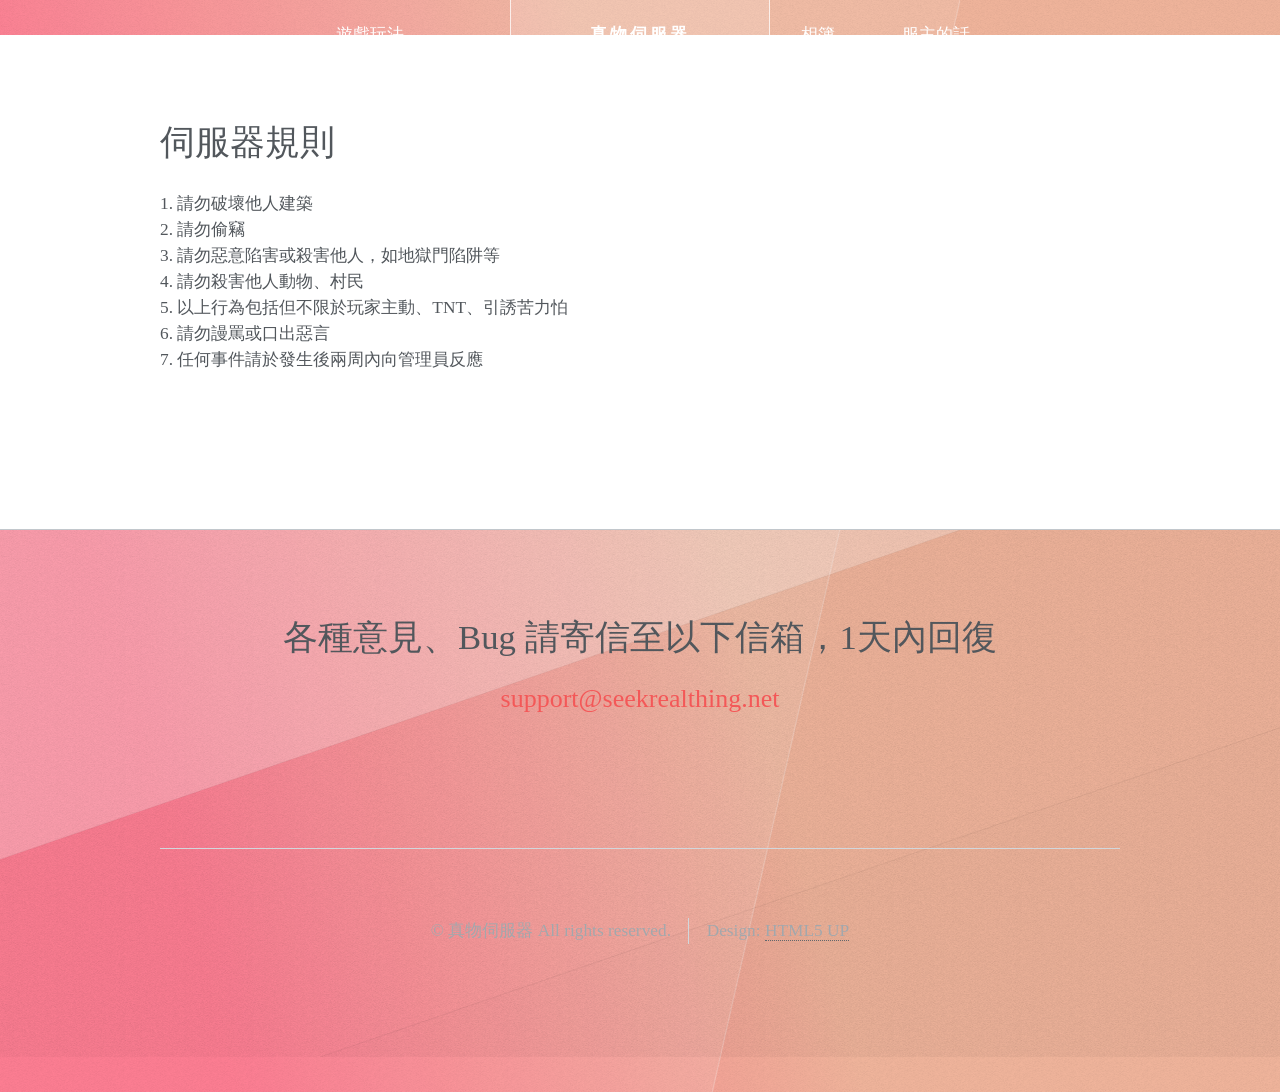
<file: minecraft/伺服器規則.html>
<!DOCTYPE HTML>
<!--
	Telephasic by HTML5 UP
	html5up.net | @ajlkn
	Free for personal and commercial use under the CCA 3.0 license (html5up.net/license)
-->
<html>
	<head>
		<title>真物Minecraft伺服器</title>
		<meta charset="utf-8" />
		<meta name="viewport" content="width=device-width, initial-scale=1, user-scalable=no" />
		<link rel="stylesheet" href="assets/css/main.css" />
		<style>html *{font-family:微軟正黑體 !important;}</style>
		<link rel="shortcut icon" href="favicon.ico"/>
		<link rel="bookmark" href="favicon.ico"/>
		<script data-ad-client="ca-pub-9484061597182296" async src="https://pagead2.googlesyndication.com/pagead/js/adsbygoogle.js"></script>
	</head>
	<body class="no-sidebar is-preload">
		<div id="page-wrapper">

			<!-- Header -->
			<div id="header-wrapper">
				<div id="header" class="container">

					<!-- Logo -->
						<h1 id="logo"><a href="index.html">真物伺服器</a></h1>

					<!-- Nav -->
					<nav id="nav">
						<ul>
							<li>
								<a href="#">遊戲玩法</a>
								<ul>
									<li><a href="初等介紹.html">初等介紹</a></li>
									<li><a href="指令介紹.html">指令介紹</a></li>
									<li><a href="伺服器規則.html">伺服器規則</a></li> 
									<li><a href="介紹文.html">介紹文</a></li>
									<li><a href="MinecraftStats/index.html">伺服器名人堂</a></li>
								</ul>
							</li>
							<li class="break"><a href="相簿.html">相簿</a></li>
							<li><a href="服主的話.html">服主的話</a></li>
						</ul>
					</nav>

				</div>

			<!-- Main -->
				<div class="wrapper">
					<div class="container" id="main">

						<!-- Content -->
							<article id="content">
								<header>
									<h2>伺服器規則</h2>
								</header>
								<p>
								1. 請勿破壞他人建築<br>
								2. 請勿偷竊<br>
								3. 請勿惡意陷害或殺害他人，如地獄門陷阱等<br>
								4. 請勿殺害他人動物、村民<br>
								5. 以上行為包括但不限於玩家主動、TNT、引誘苦力怕<br>
								6. 請勿謾罵或口出惡言<br>
								7. 任何事件請於發生後兩周內向管理員反應<br>
								</p>
							</article>
					</div>
				</div>

			<!-- Footer -->
			<div id="footer-wrapper">
				<div id="footer" class="container">
					<header class="major">
						<h2>各種意見、Bug 請寄信至以下信箱，1天內回復</h2>
						<p>support@seekrealthing.net</p>
					</header>
					
				<div id="copyright" class="container">
					<ul class="menu">
						<li>&copy; 真物伺服器 All rights reserved.</li><li>Design: <a href="http://html5up.net">HTML5 UP</a></li>
					</ul>
				</div>
			</div>
		</div>

		<!-- Scripts -->
			<script src="assets/js/jquery.min.js"></script>
			<script src="assets/js/jquery.dropotron.min.js"></script>
			<script src="assets/js/browser.min.js"></script>
			<script src="assets/js/breakpoints.min.js"></script>
			<script src="assets/js/util.js"></script>
			<script src="assets/js/main.js"></script>

	</body>
</html>
</file>
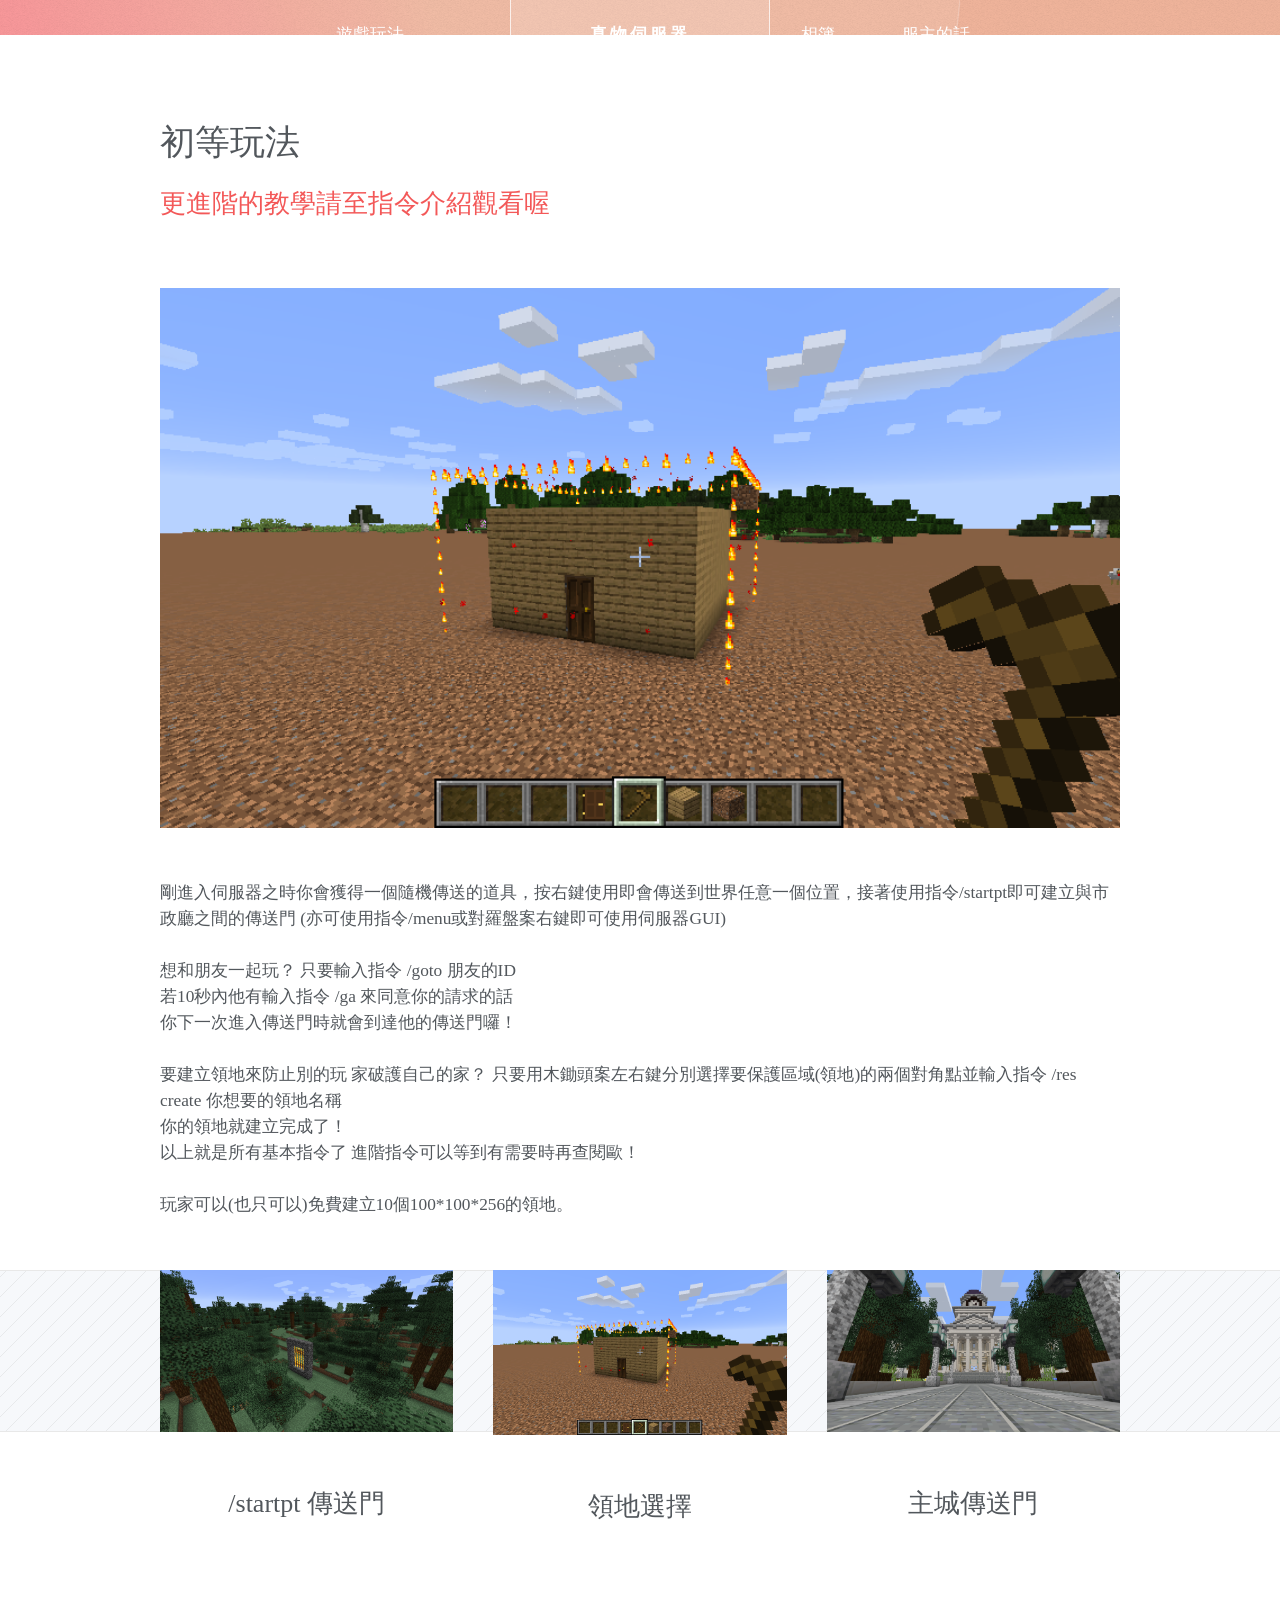
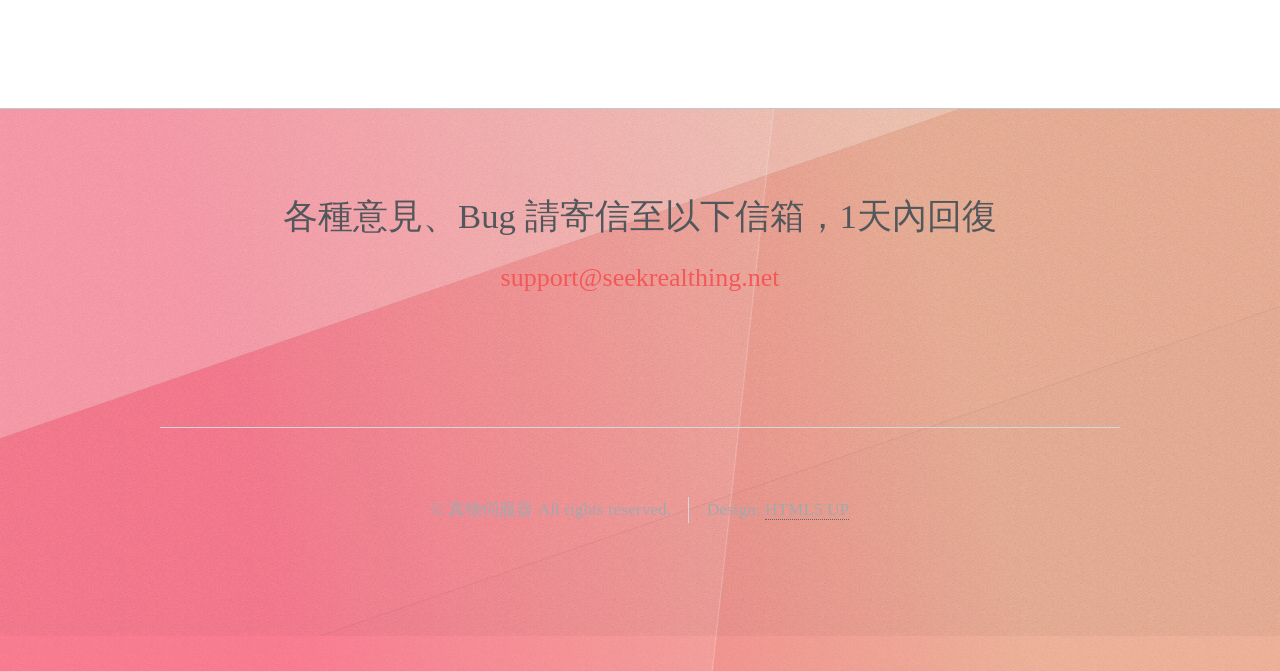
<file: minecraft/初等介紹.html>
<!DOCTYPE HTML>
<!--
	Telephasic by HTML5 UP
	html5up.net | @ajlkn
	Free for personal and commercial use under the CCA 3.0 license (html5up.net/license)
-->
<html>
	<head>
		<title>真物Minecraft伺服器</title>
		<meta charset="utf-8" />
		<meta name="viewport" content="width=device-width, initial-scale=1, user-scalable=no" />
		<link rel="stylesheet" href="assets/css/main.css" />
		<style>html *{font-family:微軟正黑體 !important;}</style>
		<link rel="shortcut icon" href="favicon.ico"/>
		<link rel="bookmark" href="favicon.ico"/>
		<script data-ad-client="ca-pub-9484061597182296" async src="https://pagead2.googlesyndication.com/pagead/js/adsbygoogle.js"></script>
	</head>
	<body class="no-sidebar is-preload">
		<div id="page-wrapper">

			<!-- Header -->
			<div id="header-wrapper">
				<div id="header" class="container">

					<!-- Logo -->
						<h1 id="logo"><a href="index.html">真物伺服器</a></h1>

					<!-- Nav -->
					<nav id="nav">
						<ul>
							<li>
								<a href="#">遊戲玩法</a>
								<ul>
									<li><a href="初等介紹.html">初等介紹</a></li>
									<li><a href="指令介紹.html">指令介紹</a></li>
									<li><a href="伺服器規則.html">伺服器規則</a></li> 
									<li><a href="介紹文.html">介紹文</a></li>
									<li><a href="MinecraftStats/index.html">伺服器名人堂</a></li>
								</ul>
							</li>
							<li class="break"><a href="相簿.html">相簿</a></li>
							<li><a href="服主的話.html">服主的話</a></li>
						</ul>
					</nav>

				</div>

			<!-- Main -->
				<div class="wrapper">
					<div class="container" id="main">

						<!-- Content -->
							<article id="content">
								<header>
									<h2>初等玩法</h2>
									<p>更進階的教學請至指令介紹觀看喔</p>
								</header>
								<a href="images/領地選擇.png" class="image featured"><img src="images/領地選擇.png" alt="" /></a>
								<p>剛進入伺服器之時你會獲得一個隨機傳送的道具，按右鍵使用即會傳送到世界任意一個位置，接著使用指令/startpt即可建立與市政廳之間的傳送門
								(亦可使用指令/menu或對羅盤案右鍵即可使用伺服器GUI)</p>
								<p>想和朋友一起玩？
									只要輸入指令
									/goto 朋友的ID<br/>
									若10秒內他有輸入指令
									/ga
									來同意你的請求的話<br/>
									你下一次進入傳送門時就會到達他的傳送門囉！
									</p>
								<p>要建立領地來防止別的玩
									家破護自己的家？
									只要用木鋤頭案左右鍵分別選擇要保護區域(領地)的兩個對角點並輸入指令
									/res create 你想要的領地名稱<br/>
									你的領地就建立完成了！<br/>
									以上就是所有基本指令了
									進階指令可以等到有需要時再查閱歐！<br/><br/>
									玩家可以(也只可以)免費建立10個100*100*256的領地。
								</p>
							</article>

						<div class="row features">
							<section class="col-4 col-12-narrower feature">
								<div class="image-wrapper first">
									<a href="images/startpt.png" class="image featured"><img src="images/startpt.png" alt="" /></a>
								</div>
								<header>
									<h3>/startpt 傳送門</h3>
								</header>
							</section>
							<section class="col-4 col-12-narrower feature">
								<div class="image-wrapper">
									<a href="images/領地選擇.png" class="image featured"><img src="images/領地選擇.png" alt="" /></a>
								</div>
								<header>
									<h3>領地選擇</h3>
								</header>
							</section>
							<section class="col-4 col-12-narrower feature">
								<div class="image-wrapper">
									<a href="images/主城傳送門.png" class="image featured"><img src="images/主城傳送門.png" alt="" /></a>
								</div>
								<header>
									<h3>主城傳送門</h3>
								</header>
							</section>
						</div>
					</div>
				</div>

			<!-- Footer -->
			<div id="footer-wrapper">
				<div id="footer" class="container">
					<header class="major">
						<h2>各種意見、Bug 請寄信至以下信箱，1天內回復</h2>
						<p>support@seekrealthing.net</p>
					</header>
					
				<div id="copyright" class="container">
					<ul class="menu">
						<li>&copy; 真物伺服器 All rights reserved.</li><li>Design: <a href="http://html5up.net">HTML5 UP</a></li>
					</ul>
				</div>
			</div>
		</div>

		<!-- Scripts -->
			<script src="assets/js/jquery.min.js"></script>
			<script src="assets/js/jquery.dropotron.min.js"></script>
			<script src="assets/js/browser.min.js"></script>
			<script src="assets/js/breakpoints.min.js"></script>
			<script src="assets/js/util.js"></script>
			<script src="assets/js/main.js"></script>

	</body>
</html>
</file>
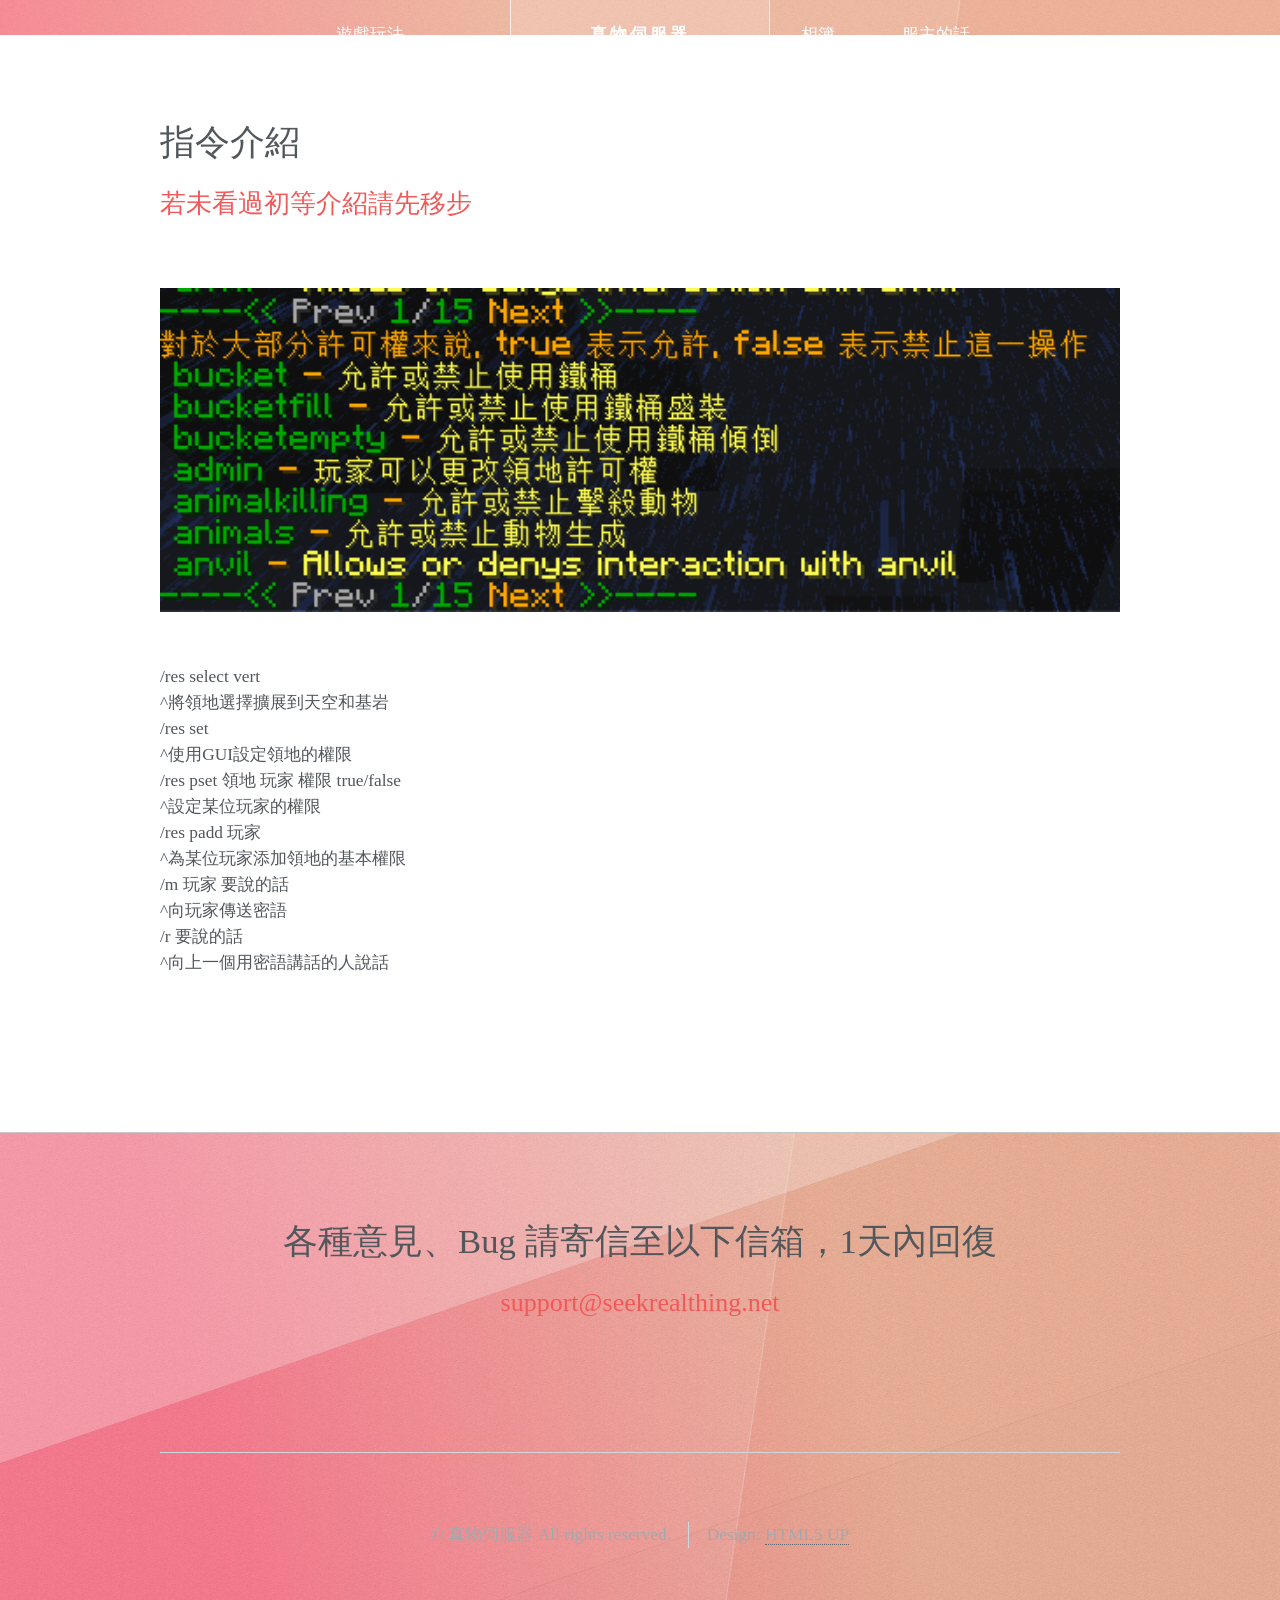
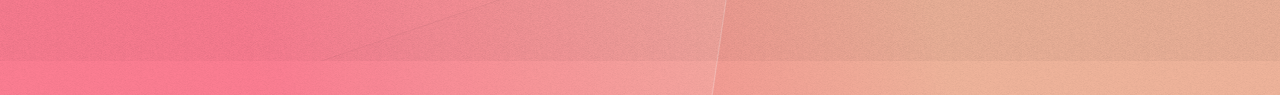
<file: minecraft/指令介紹.html>
<!DOCTYPE HTML>
<!--
	Telephasic by HTML5 UP
	html5up.net | @ajlkn
	Free for personal and commercial use under the CCA 3.0 license (html5up.net/license)
-->
<html>
	<head>
		<title>真物Minecraft伺服器</title>
		<meta charset="utf-8" />
		<meta name="viewport" content="width=device-width, initial-scale=1, user-scalable=no" />
		<link rel="stylesheet" href="assets/css/main.css" />
		<style>html *{font-family:微軟正黑體 !important;}</style>
		<link rel="shortcut icon" href="favicon.ico"/>
		<link rel="bookmark" href="favicon.ico"/>
		<script data-ad-client="ca-pub-9484061597182296" async src="https://pagead2.googlesyndication.com/pagead/js/adsbygoogle.js"></script>
	</head>
	<body class="no-sidebar is-preload">
		<div id="page-wrapper">

			<!-- Header -->
			<div id="header-wrapper">
				<div id="header" class="container">

					<!-- Logo -->
						<h1 id="logo"><a href="index.html">真物伺服器</a></h1>

					<!-- Nav -->
					<nav id="nav">
						<ul>
							<li>
								<a href="#">遊戲玩法</a>
								<ul>
									<li><a href="初等介紹.html">初等介紹</a></li>
									<li><a href="指令介紹.html">指令介紹</a></li>
									<li><a href="伺服器規則.html">伺服器規則</a></li> 
									<li><a href="介紹文.html">介紹文</a></li>
									<li><a href="MinecraftStats/index.html">伺服器名人堂</a></li>
								</ul>
							</li>
							<li class="break"><a href="相簿.html">相簿</a></li>
							<li><a href="服主的話.html">服主的話</a></li>
						</ul>
					</nav>

				</div>

			<!-- Main -->
				<div class="wrapper">
					<div class="container" id="main">

						<!-- Content -->
							<article id="content">
								<header>
									<h2>指令介紹</h2>
									<p>若未看過初等介紹請先移步</p>
								</header>
								<a href="images/flags.png" class="image featured"><img src="images/flags.png" alt="" /></a>
								<p>/res select vert<br/>
									^將領地選擇擴展到天空和基岩<br/>
									/res set<br/>
									^使用GUI設定領地的權限<br/>
									/res pset 領地 玩家 權限 true/false<br/>
									^設定某位玩家的權限<br/>
									/res padd 玩家<br/>
									^為某位玩家添加領地的基本權限<br/>
									/m 玩家 要說的話<br/>
									^向玩家傳送密語<br/>
									/r 要說的話<br/>
									^向上一個用密語講話的人說話
								</p>
							</article>
					</div>
				</div>

			<!-- Footer -->
			<div id="footer-wrapper">
				<div id="footer" class="container">
					<header class="major">
						<h2>各種意見、Bug 請寄信至以下信箱，1天內回復</h2>
						<p>support@seekrealthing.net</p>
					</header>
					
				<div id="copyright" class="container">
					<ul class="menu">
						<li>&copy; 真物伺服器 All rights reserved.</li><li>Design: <a href="http://html5up.net">HTML5 UP</a></li>
					</ul>
				</div>
			</div>
		</div>

		<!-- Scripts -->
			<script src="assets/js/jquery.min.js"></script>
			<script src="assets/js/jquery.dropotron.min.js"></script>
			<script src="assets/js/browser.min.js"></script>
			<script src="assets/js/breakpoints.min.js"></script>
			<script src="assets/js/util.js"></script>
			<script src="assets/js/main.js"></script>

	</body>
</html>
</file>
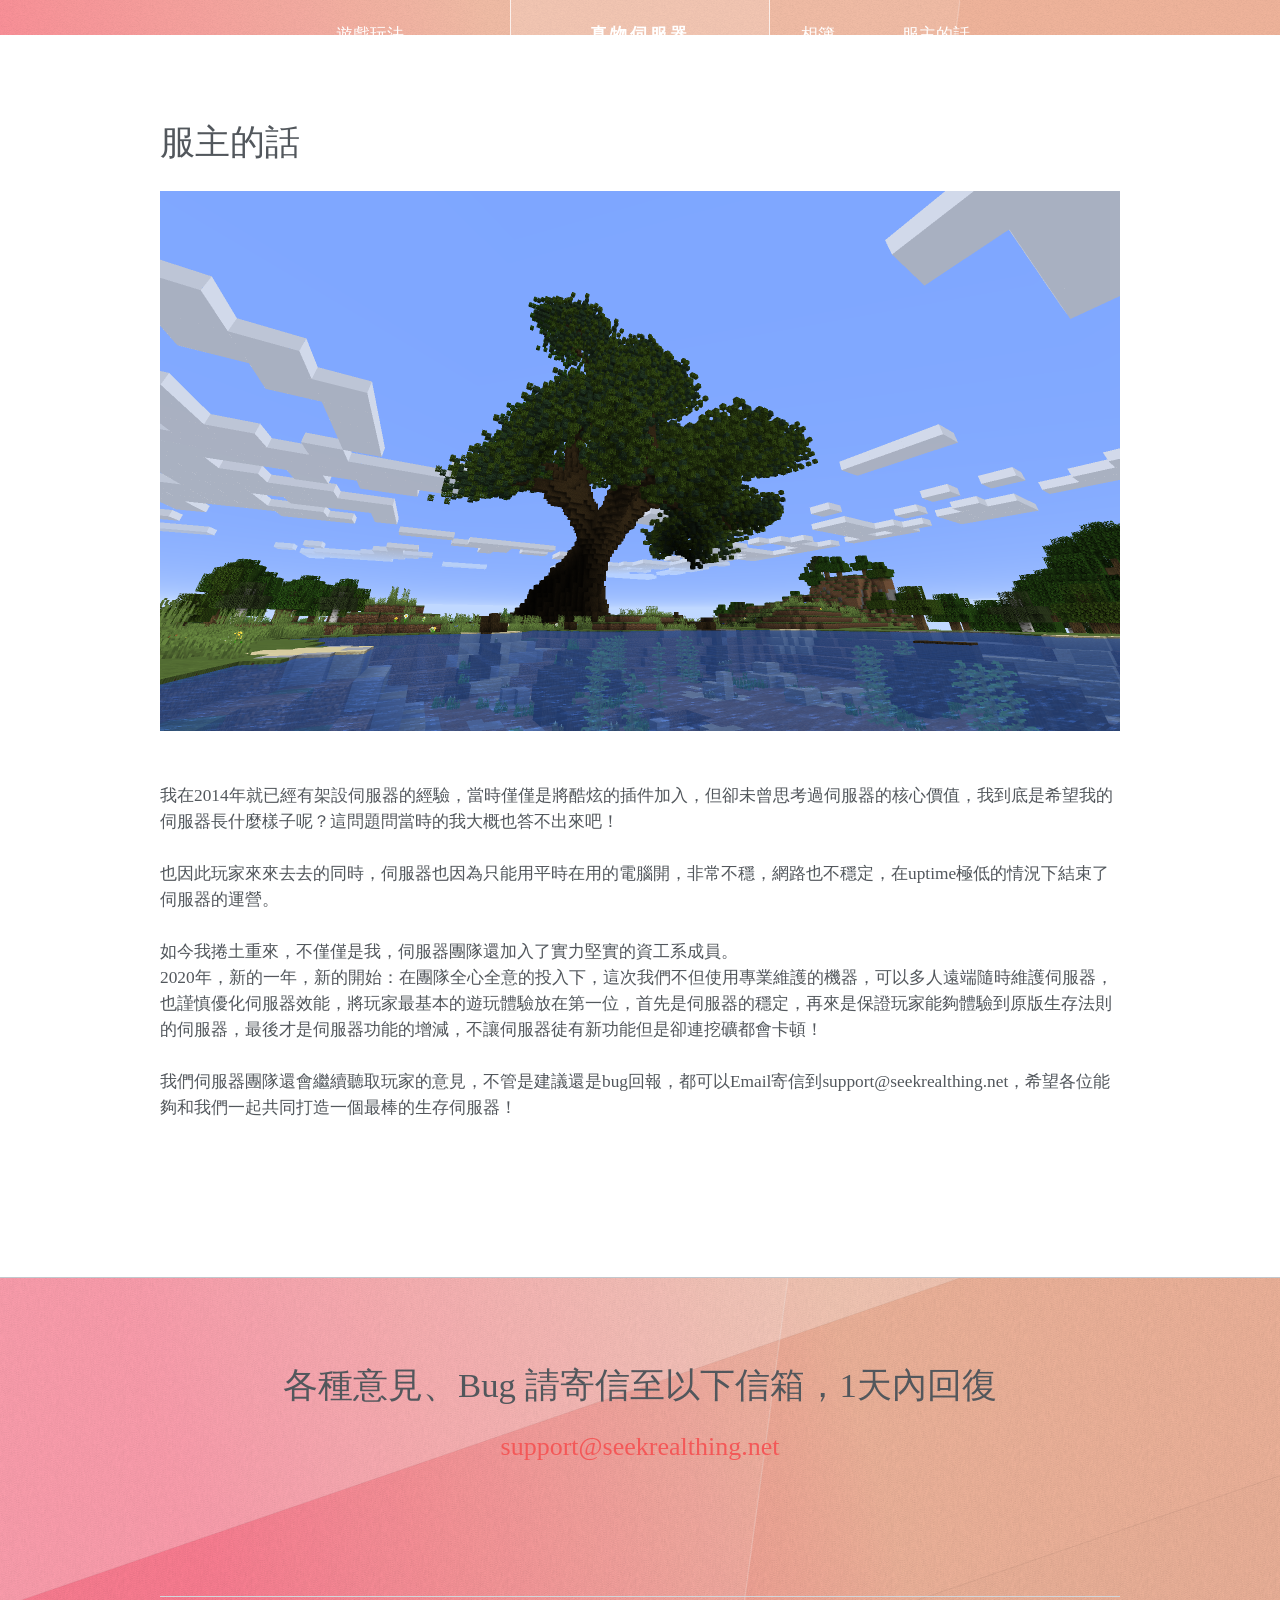
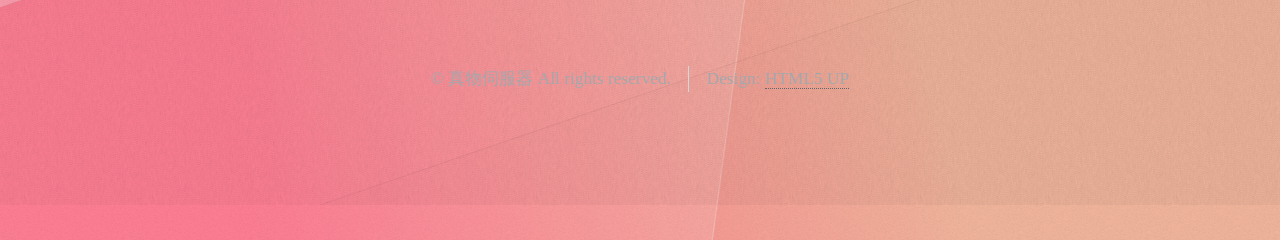
<file: minecraft/服主的話.html>
<!DOCTYPE HTML>
<!--
	Telephasic by HTML5 UP
	html5up.net | @ajlkn
	Free for personal and commercial use under the CCA 3.0 license (html5up.net/license)
-->
<html>
	<head>
		<title>真物Minecraft伺服器</title>
		<meta charset="utf-8" />
		<meta name="viewport" content="width=device-width, initial-scale=1, user-scalable=no" />
		<link rel="stylesheet" href="assets/css/main.css" />
		<style>html *{font-family:微軟正黑體 !important;}</style>
		<link rel="shortcut icon" href="favicon.ico"/>
		<link rel="bookmark" href="favicon.ico"/>
		<script data-ad-client="ca-pub-9484061597182296" async src="https://pagead2.googlesyndication.com/pagead/js/adsbygoogle.js"></script>
	</head>
	<body class="no-sidebar is-preload">
		<div id="page-wrapper">

			<!-- Header -->
			<div id="header-wrapper">
				<div id="header" class="container">

					<!-- Logo -->
						<h1 id="logo"><a href="index.html">真物伺服器</a></h1>

					<!-- Nav -->
					<nav id="nav">
						<ul>
							<li>
								<a href="#">遊戲玩法</a>
								<ul>
									<li><a href="初等介紹.html">初等介紹</a></li>
									<li><a href="指令介紹.html">指令介紹</a></li>
									<li><a href="伺服器規則.html">伺服器規則</a></li> 
									<li><a href="介紹文.html">介紹文</a></li>
									<li><a href="MinecraftStats/index.html">伺服器名人堂</a></li>
								</ul>
							</li>
							<li class="break"><a href="相簿.html">相簿</a></li>
							<li><a href="服主的話.html">服主的話</a></li>
						</ul>
					</nav>

				</div>

			<!-- Main -->
				<div class="wrapper">
					<div class="container" id="main">

						<!-- Content -->
							<article id="content">
								<header>
									<h2>服主的話</h2>
								</header>
								<a href="images/世界樹1.png" class="image featured"><img src="images/世界樹1.png" alt="" /></a>
								<p>我在2014年就已經有架設伺服器的經驗，當時僅僅是將酷炫的插件加入，但卻未曾思考過伺服器的核心價值，我到底是希望我的伺服器長什麼樣子呢？這問題問當時的我大概也答不出來吧！
									<br/><br/>
									也因此玩家來來去去的同時，伺服器也因為只能用平時在用的電腦開，非常不穩，網路也不穩定，在uptime極低的情況下結束了伺服器的運營。
									<br/><br/>
									如今我捲土重來，不僅僅是我，伺服器團隊還加入了實力堅實的資工系成員。<br/>
									2020年，新的一年，新的開始：在團隊全心全意的投入下，這次我們不但使用專業維護的機器，可以多人遠端隨時維護伺服器，也謹慎優化伺服器效能，將玩家最基本的遊玩體驗放在第一位，首先是伺服器的穩定，再來是保證玩家能夠體驗到原版生存法則的伺服器，最後才是伺服器功能的增減，不讓伺服器徒有新功能但是卻連挖礦都會卡頓！
									<br/><br/>
									我們伺服器團隊還會繼續聽取玩家的意見，不管是建議還是bug回報，都可以Email寄信到support@seekrealthing.net，希望各位能夠和我們一起共同打造一個最棒的生存伺服器！									
								</p>
							</article>
					</div>
				</div>

			<!-- Footer -->
			<div id="footer-wrapper">
				<div id="footer" class="container">
					<header class="major">
						<h2>各種意見、Bug 請寄信至以下信箱，1天內回復</h2>
						<p>support@seekrealthing.net</p>
					</header>
					
				<div id="copyright" class="container">
					<ul class="menu">
						<li>&copy; 真物伺服器 All rights reserved.</li><li>Design: <a href="http://html5up.net">HTML5 UP</a></li>
					</ul>
				</div>
			</div>
		</div>

		<!-- Scripts -->
			<script src="assets/js/jquery.min.js"></script>
			<script src="assets/js/jquery.dropotron.min.js"></script>
			<script src="assets/js/browser.min.js"></script>
			<script src="assets/js/breakpoints.min.js"></script>
			<script src="assets/js/util.js"></script>
			<script src="assets/js/main.js"></script>

	</body>
</html>
</file>
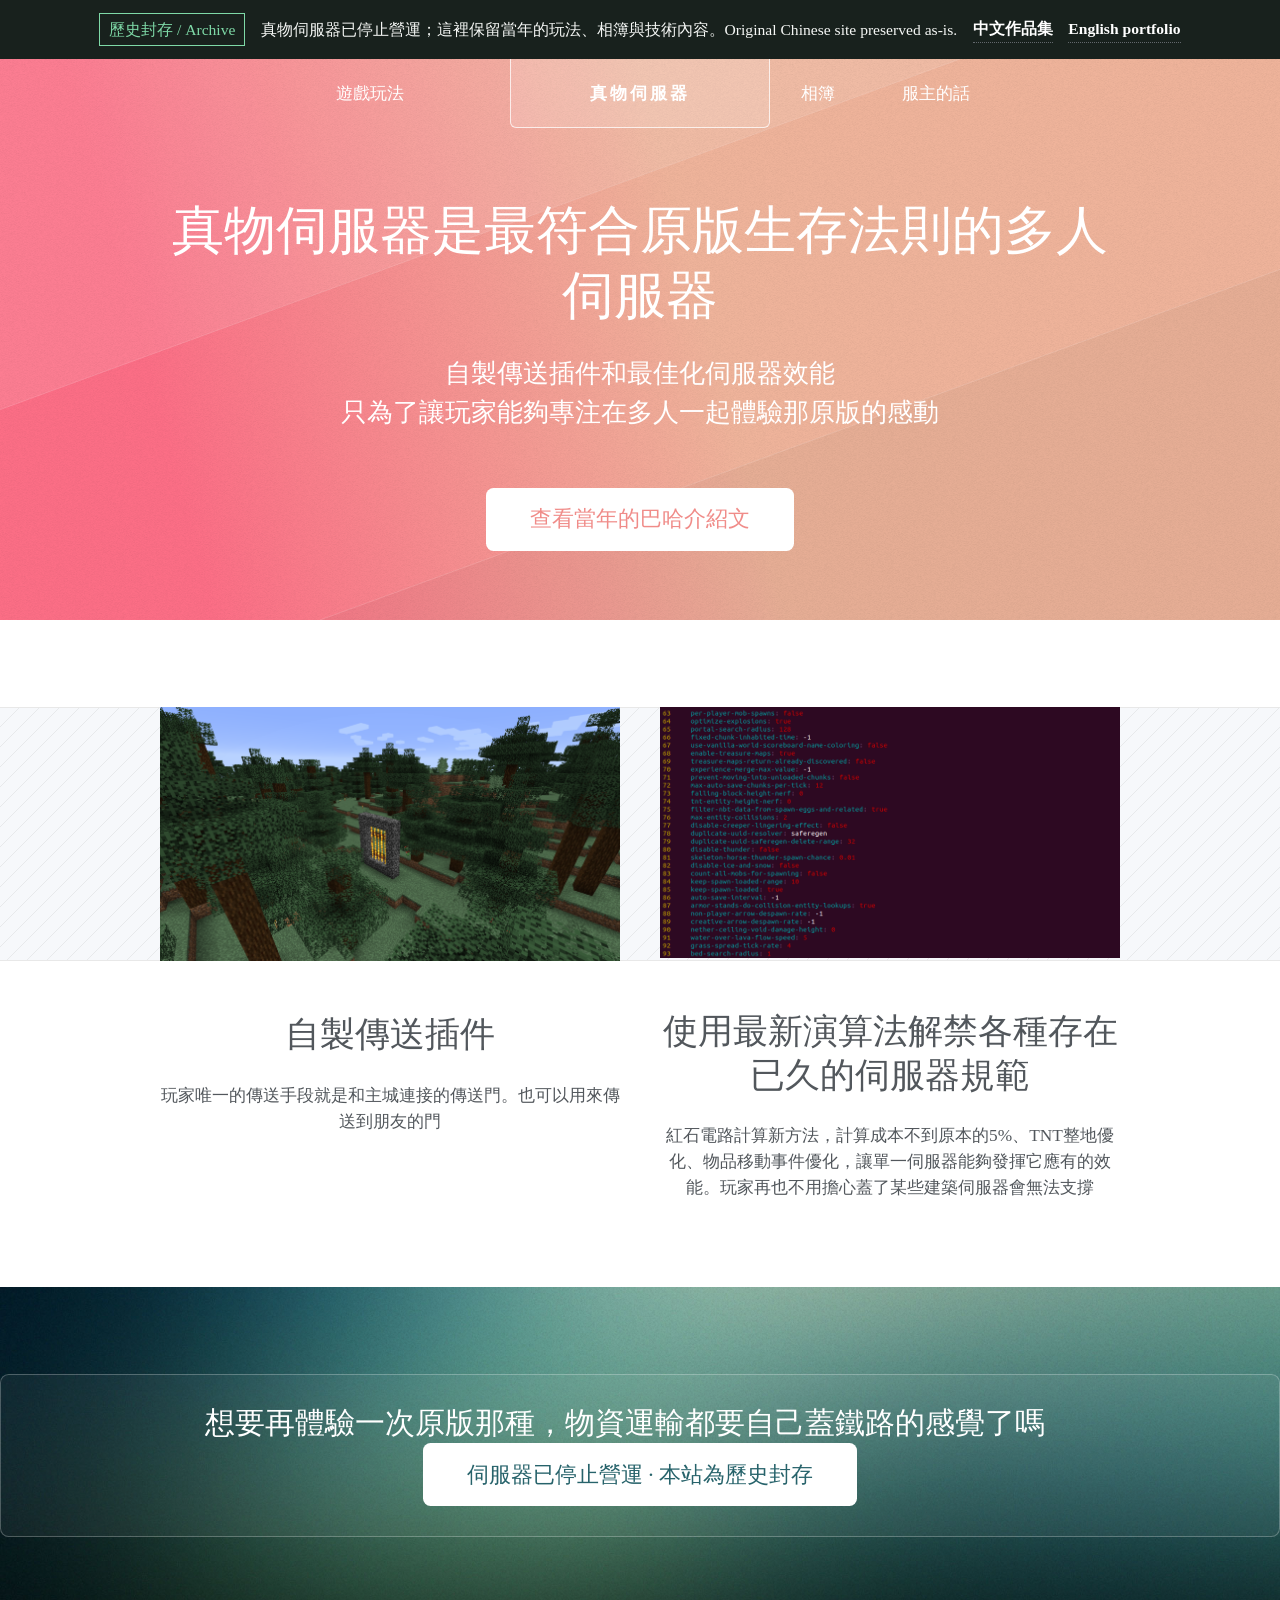
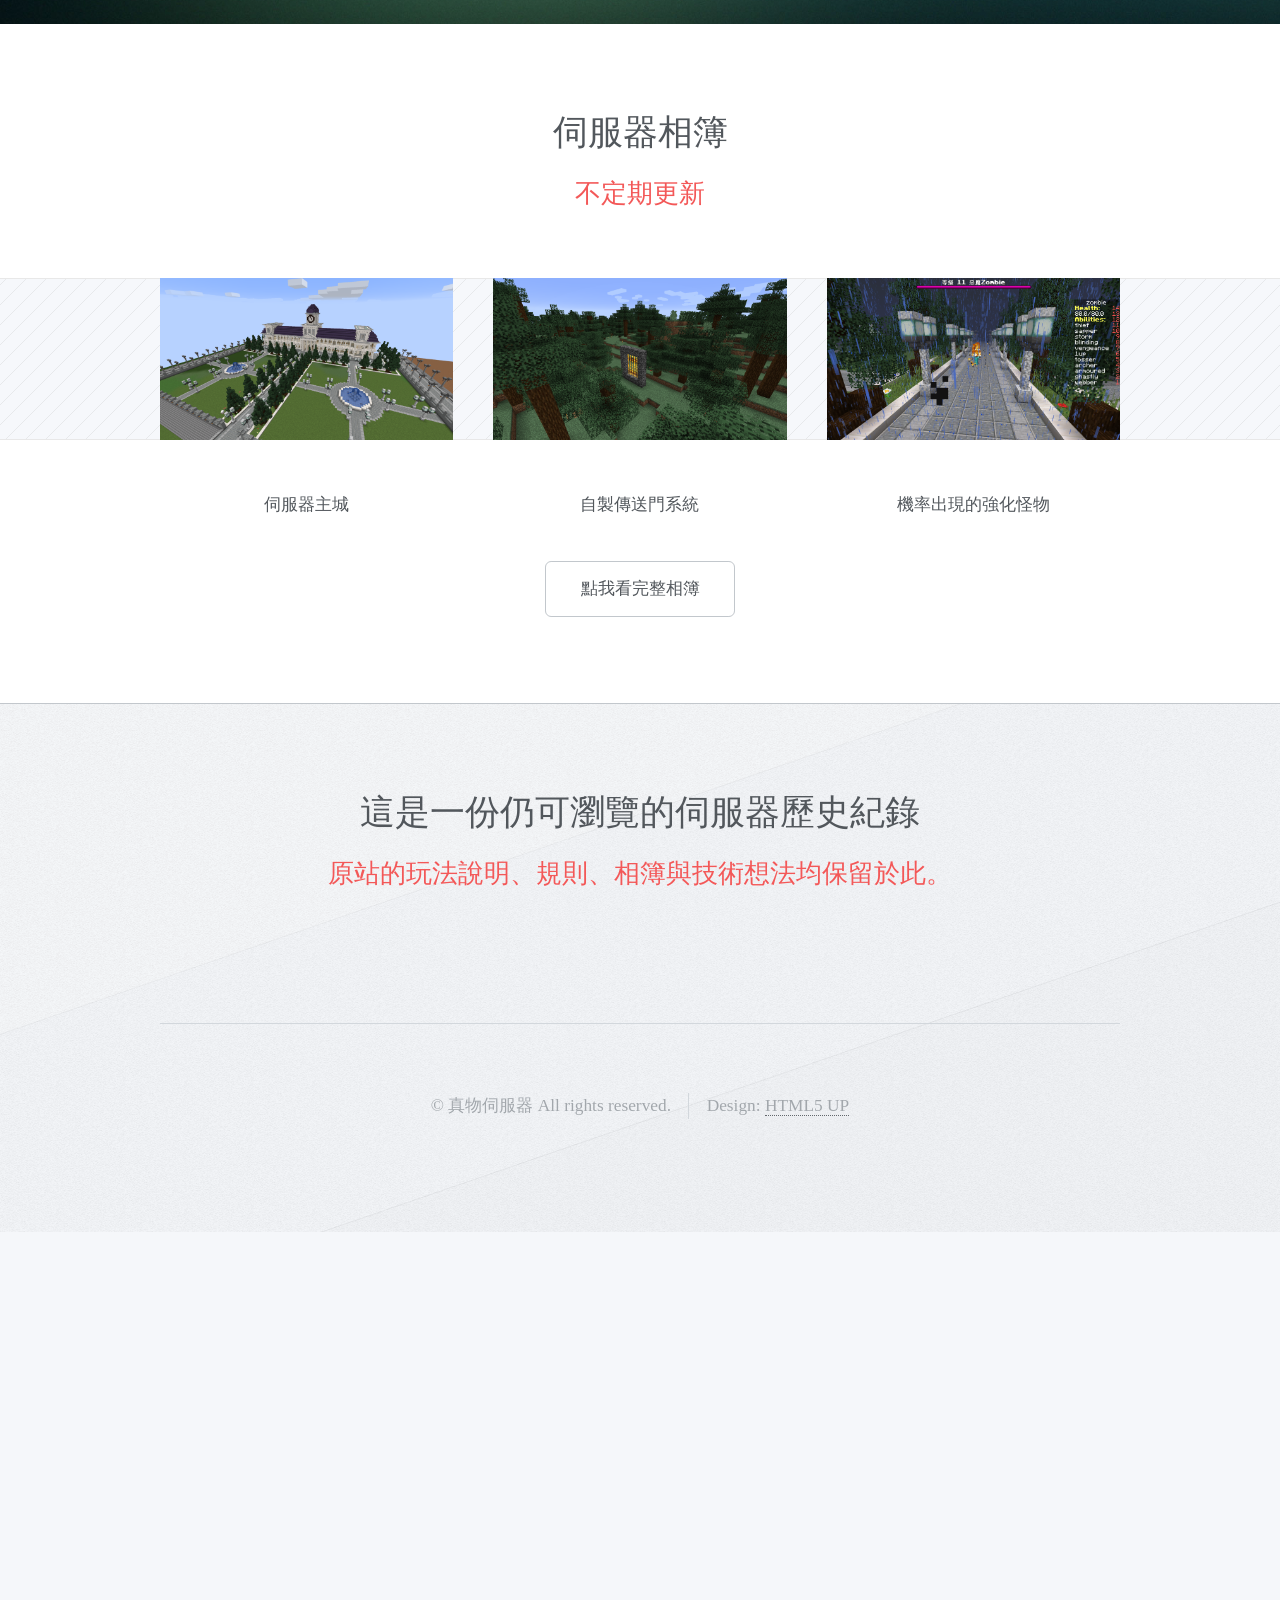
<file: minecraft/贊助.html>
<!doctype html>
<html lang="zh-Hant">
<head>
  <meta charset="utf-8">
  <meta name="viewport" content="width=device-width, initial-scale=1">
  <meta name="robots" content="noindex">
  <meta http-equiv="refresh" content="0; url=index.html">
  <link rel="canonical" href="https://jeffry.is-a.dev/minecraft/">
  <title>真物 Minecraft 伺服器 | 歷史封存</title>
</head>
<body>
  <p><a href="index.html">返回真物 Minecraft 伺服器歷史封存</a></p>
</body>
</html>
</file>
<file: styles.css>
:root {
  --ink: #171a1c;
  --ink-soft: #252a2d;
  --paper: #f3f5f2;
  --white: #ffffff;
  --muted: #5f6868;
  --line: #d4d9d5;
  --green: #0d7c68;
  --green-bright: #41d5b2;
  --coral: #d55a46;
  --yellow: #dfb53d;
  --blue: #3477b8;
  --shell: 1180px;
  --radius: 6px;
  --mono: "IBM Plex Mono", Consolas, monospace;
  --sans: "Noto Sans TC", system-ui, -apple-system, BlinkMacSystemFont, "Segoe UI", sans-serif;
}

* {
  box-sizing: border-box;
}

html {
  scroll-behavior: smooth;
  scroll-padding-top: 78px;
}

body {
  margin: 0;
  background: var(--paper);
  color: var(--ink);
  font-family: var(--sans);
  line-height: 1.75;
  letter-spacing: 0;
  text-rendering: optimizeLegibility;
}

body.menu-open {
  overflow: hidden;
}

a {
  color: inherit;
  text-decoration-thickness: 1px;
  text-underline-offset: 4px;
}

img {
  display: block;
  max-width: 100%;
}

button,
a {
  -webkit-tap-highlight-color: transparent;
}

button:focus-visible,
a:focus-visible {
  outline: 3px solid var(--yellow);
  outline-offset: 3px;
}

.skip-link {
  position: fixed;
  top: 10px;
  left: 10px;
  z-index: 1000;
  padding: 8px 12px;
  background: var(--white);
  color: var(--ink);
  transform: translateY(-160%);
}

.skip-link:focus {
  transform: translateY(0);
}

.shell {
  width: min(var(--shell), calc(100% - 48px));
  margin-inline: auto;
}

.site-header {
  position: sticky;
  top: 0;
  z-index: 100;
  height: 72px;
  border-bottom: 1px solid rgba(255, 255, 255, 0.11);
  background: rgba(23, 26, 28, 0.94);
  color: var(--white);
  backdrop-filter: blur(12px);
}

.nav {
  display: flex;
  align-items: center;
  justify-content: space-between;
  height: 100%;
}

.nav-actions {
  display: flex;
  align-items: center;
  gap: 14px;
}

.brand {
  display: inline-flex;
  align-items: center;
  gap: 12px;
  color: var(--white);
  font-weight: 700;
  text-decoration: none;
}

.brand-mark {
  display: grid;
  width: 38px;
  height: 38px;
  place-items: center;
  border: 1px solid var(--green-bright);
  color: var(--green-bright);
  font-family: var(--mono);
  font-size: 0.78rem;
  font-weight: 600;
}

.nav-links {
  display: flex;
  align-items: center;
  gap: 30px;
}

.nav-links > a {
  color: #dce2df;
  font-size: 0.9rem;
  font-weight: 500;
  text-decoration: none;
}

.nav-links > a:hover {
  color: var(--green-bright);
}

.nav-links .nav-cta {
  display: inline-flex;
  align-items: center;
  gap: 8px;
  min-height: 38px;
  padding: 6px 13px;
  border: 1px solid #57615e;
  color: var(--white);
}

.nav-links .nav-cta:hover {
  border-color: var(--green-bright);
}

.language-switch {
  display: flex;
  align-items: stretch;
  height: 38px;
  border: 1px solid #57615e;
  font-family: var(--mono);
  font-size: 0.7rem;
  line-height: 1;
}

.language-switch a {
  display: grid;
  min-width: 35px;
  height: 100%;
  place-items: center;
  color: #dce2df;
  text-decoration: none;
}

.language-switch a + a {
  border-left: 1px solid #57615e;
}

.language-switch a:hover {
  color: var(--green-bright);
}

.language-switch a.is-active {
  background: var(--green-bright);
  color: #0d2721;
  font-weight: 700;
}

.menu-toggle {
  display: none;
  width: 42px;
  height: 42px;
  border: 1px solid #59615f;
  border-radius: 0;
  background: transparent;
  color: var(--white);
  font-size: 1.1rem;
}

.hero {
  overflow: hidden;
  background: var(--ink);
  color: var(--white);
}

.hero-inner {
  display: grid;
  grid-template-columns: minmax(0, 1.4fr) minmax(360px, 0.75fr);
  gap: 80px;
  align-items: center;
  min-height: 620px;
  padding-block: 92px 78px;
}

.eyebrow,
.kicker,
.project-era,
.timeline-date {
  margin: 0 0 14px;
  color: var(--green);
  font-family: var(--mono);
  font-size: 0.77rem;
  font-weight: 600;
  letter-spacing: 0;
  text-transform: uppercase;
}

.hero .eyebrow {
  display: flex;
  align-items: center;
  gap: 10px;
  color: var(--green-bright);
}

.status-dot {
  width: 8px;
  height: 8px;
  border-radius: 50%;
  background: var(--green-bright);
  box-shadow: 0 0 0 5px rgba(65, 213, 178, 0.12);
}

.hero h1 {
  max-width: 820px;
  margin: 0;
  font-size: 5rem;
  font-weight: 900;
  line-height: 1.05;
}

.hero h1 span {
  color: #8f9995;
  font-size: 0.48em;
  font-weight: 500;
}

.hero-role {
  margin: 28px 0 0;
  color: var(--yellow);
  font-family: var(--mono);
  font-size: 0.94rem;
  font-weight: 500;
}

.hero-lead {
  max-width: 760px;
  margin: 20px 0 0;
  color: #c6cecb;
  font-size: 1.12rem;
}

.hero-actions,
.contact-actions {
  display: flex;
  flex-wrap: wrap;
  gap: 12px;
  margin-top: 34px;
}

.button,
.icon-button {
  display: inline-flex;
  align-items: center;
  justify-content: center;
  gap: 10px;
  min-height: 46px;
  border: 1px solid transparent;
  border-radius: 3px;
  font-weight: 700;
  text-decoration: none;
  transition: border-color 180ms ease, background-color 180ms ease, color 180ms ease, transform 180ms ease;
}

.button {
  padding: 9px 18px;
}

.icon-button {
  width: 46px;
  padding: 0;
}

.button:hover,
.icon-button:hover {
  transform: translateY(-2px);
}

.button-primary {
  background: var(--green-bright);
  color: #0d2721;
}

.button-primary:hover {
  background: #74e5ca;
}

.button-ghost,
.icon-button {
  border-color: #59615f;
  color: var(--white);
}

.button-ghost:hover,
.icon-button:hover {
  border-color: var(--green-bright);
  color: var(--green-bright);
}

.hero-signal {
  border: 1px solid #3a4240;
  border-top: 3px solid var(--coral);
  background: #1d2123;
  box-shadow: 16px 16px 0 #111416;
  font-family: var(--mono);
}

.signal-head {
  display: flex;
  justify-content: space-between;
  padding: 14px 18px;
  border-bottom: 1px solid #3a4240;
  color: #9fa8a5;
  font-size: 0.72rem;
}

.signal-live {
  color: var(--green-bright);
  font-weight: 600;
}

.hero-signal ol {
  margin: 0;
  padding: 12px 0;
  list-style: none;
}

.hero-signal li {
  display: grid;
  grid-template-columns: 38px 1fr;
  gap: 10px;
  padding: 14px 18px;
  color: #ced5d2;
  font-size: 0.78rem;
  line-height: 1.45;
}

.hero-signal li + li {
  border-top: 1px dashed #353c3a;
}

.hero-signal li span {
  color: var(--coral);
}

.proof-strip {
  display: grid;
  grid-template-columns: repeat(4, 1fr);
  border-top: 1px solid #353b3a;
}

.proof-item {
  display: flex;
  min-height: 124px;
  gap: 16px;
  align-items: center;
  padding: 26px 24px;
}

.proof-item + .proof-item {
  border-left: 1px solid #353b3a;
}

.proof-item strong {
  color: var(--green-bright);
  font-family: var(--mono);
  font-size: 2rem;
  line-height: 1;
}

.proof-item span {
  color: #aeb7b4;
  font-size: 0.82rem;
  line-height: 1.55;
}

.section {
  padding-block: 112px;
}

.section-heading {
  max-width: 700px;
  margin-bottom: 58px;
}

.section-heading h2,
.hft-intro h2,
.contact-inner h2 {
  margin: 0;
  font-size: 2.8rem;
  line-height: 1.22;
}

.section-heading > p:last-child,
.hft-intro > p:last-child {
  color: var(--muted);
}

.section-heading-row {
  display: grid;
  grid-template-columns: 0.75fr 1.25fr;
  max-width: none;
  gap: 90px;
  align-items: end;
}

.section-heading-row > p {
  margin: 0;
}

.skill-table {
  border-top: 2px solid var(--ink);
}

.skill-row {
  display: grid;
  grid-template-columns: 54px minmax(220px, 0.8fr) minmax(320px, 1.55fr) minmax(220px, 0.8fr);
  gap: 28px;
  align-items: start;
  padding-block: 30px;
  border-bottom: 1px solid var(--line);
}

.skill-index,
.project-number {
  color: var(--coral);
  font-family: var(--mono);
  font-size: 0.78rem;
  font-weight: 600;
}

.skill-title h3,
.hft-point h3,
.project-card h3,
.timeline-item h3 {
  margin: 0;
  font-size: 1.16rem;
  line-height: 1.35;
}

.skill-title p {
  margin: 6px 0 0;
  color: var(--muted);
  font-size: 0.82rem;
}

.skill-row > p {
  margin: 0;
  color: #414849;
  font-size: 0.94rem;
}

.tags {
  display: flex;
  flex-wrap: wrap;
  gap: 7px;
}

.tags span {
  padding: 4px 8px;
  border: 1px solid #c5ccc8;
  border-radius: 2px;
  color: #4d5654;
  font-family: var(--mono);
  font-size: 0.69rem;
  line-height: 1.4;
}

.hft-section {
  background: #222729;
  color: var(--white);
}

.hft-layout {
  display: grid;
  grid-template-columns: 0.78fr 1.22fr;
  gap: 100px;
}

.hft-intro {
  position: sticky;
  top: 118px;
  align-self: start;
}

.hft-intro .kicker {
  color: var(--green-bright);
}

.hft-intro > p:last-child {
  color: #b2bbb8;
}

.hft-points {
  border-top: 1px solid #4a514f;
}

.hft-point {
  display: grid;
  grid-template-columns: 46px 1fr;
  gap: 18px;
  padding: 34px 0;
  border-bottom: 1px solid #4a514f;
}

.hft-point > span {
  color: var(--yellow);
  font-family: var(--mono);
  font-size: 0.8rem;
}

.hft-point p {
  margin: 10px 0 0;
  color: #b8c1be;
  font-size: 0.92rem;
}

.portfolio-section {
  background: var(--white);
}

.project-featured {
  display: grid;
  grid-template-columns: 1.05fr 0.95fr;
  overflow: hidden;
  border: 1px solid #bdc5c1;
  border-radius: var(--radius);
  background: #eef1ed;
}

.project-image {
  position: relative;
  min-height: 590px;
  overflow: hidden;
  background: #8ec0f4;
}

.project-image img {
  width: 100%;
  height: 100%;
  object-fit: cover;
  transition: transform 500ms ease;
}

.project-image:hover img {
  transform: scale(1.025);
}

.archive-label {
  position: absolute;
  right: 18px;
  bottom: 18px;
  padding: 7px 10px;
  border: 1px solid rgba(255, 255, 255, 0.72);
  background: rgba(23, 26, 28, 0.88);
  color: var(--white);
  font-family: var(--mono);
  font-size: 0.72rem;
  text-decoration: none;
}

.project-content {
  padding: 54px;
}

.project-content h3 {
  margin: 0;
  font-size: 2.15rem;
  line-height: 1.2;
}

.project-summary {
  color: #3f4745;
  font-size: 1rem;
}

.project-notes {
  margin: 26px 0 0;
  padding: 0;
  list-style: none;
}

.project-notes li {
  position: relative;
  padding: 13px 0 13px 22px;
  border-top: 1px solid #cfd5d1;
  color: #333b39;
  font-size: 0.88rem;
}

.project-notes li::before {
  position: absolute;
  top: 21px;
  left: 1px;
  width: 7px;
  height: 7px;
  background: var(--coral);
  content: "";
}

.project-links {
  display: flex;
  flex-wrap: wrap;
  gap: 18px;
  align-items: center;
  margin-top: 28px;
}

.project-links a:not(.button) {
  color: #34413d;
  font-size: 0.82rem;
  font-weight: 700;
}

.button-dark {
  background: var(--ink);
  color: var(--white);
}

.button-dark:hover {
  background: #343b3d;
}

.project-grid {
  display: grid;
  grid-template-columns: repeat(3, minmax(0, 1fr));
  gap: 18px;
  margin-top: 18px;
}

.project-card {
  display: flex;
  min-height: 450px;
  flex-direction: column;
  padding: 30px;
  border: 1px solid var(--line);
  border-top: 4px solid var(--green);
  border-radius: var(--radius);
  background: var(--white);
  transition: border-color 180ms ease, transform 180ms ease, box-shadow 180ms ease;
}

.project-card:nth-child(2) {
  border-top-color: var(--coral);
}

.project-card:nth-child(3) {
  border-top-color: var(--yellow);
}

.project-card:hover {
  border-color: #aeb8b3;
  box-shadow: 0 14px 28px rgba(23, 26, 28, 0.08);
  transform: translateY(-4px);
}

.project-card-top {
  display: flex;
  justify-content: space-between;
  gap: 14px;
  margin-bottom: 28px;
}

.project-card .project-era {
  margin: 0;
  color: var(--muted);
  text-align: right;
  text-transform: none;
}

.project-card h3 {
  font-size: 1.55rem;
}

.project-card > p {
  flex: 1;
  color: #49514f;
  font-size: 0.9rem;
}

.project-card .project-links {
  padding-top: 18px;
  border-top: 1px solid var(--line);
}

.oss-strip {
  display: flex;
  flex-wrap: wrap;
  gap: 24px;
  align-items: center;
  margin-top: 18px;
  padding: 24px 28px;
  border: 1px solid var(--line);
  background: #f4f6f3;
}

.oss-strip > span {
  margin-right: auto;
  color: var(--muted);
  font-family: var(--mono);
  font-size: 0.75rem;
}

.oss-strip a,
.text-link,
.timeline-item a {
  color: var(--green);
  font-weight: 700;
}

.research-section {
  background: #edf0ec;
}

.research-layout {
  display: grid;
  grid-template-columns: 0.8fr 1.2fr;
  gap: 100px;
}

.research-layout .section-heading {
  margin: 0;
}

.text-link {
  display: inline-flex;
  gap: 9px;
  align-items: center;
  margin-top: 20px;
}

.timeline {
  border-top: 2px solid var(--ink);
}

.timeline-item {
  padding: 30px 0 32px;
  border-bottom: 1px solid #c9ceca;
}

.timeline-item p:not(.timeline-date) {
  margin-bottom: 10px;
  color: #4e5755;
  font-size: 0.92rem;
}

.contact-section {
  padding-block: 100px;
  background: var(--coral);
  color: var(--white);
}

.contact-inner {
  max-width: 900px;
  text-align: center;
}

.contact-inner .kicker {
  color: #2c1a16;
}

.contact-inner h2 {
  font-size: 3.15rem;
}

.contact-inner > p:not(.kicker) {
  color: #ffe1da;
}

.contact-actions {
  justify-content: center;
}

.button-ghost-light {
  border-color: rgba(255, 255, 255, 0.62);
  color: var(--white);
}

.button-ghost-light:hover {
  border-color: var(--white);
  background: var(--white);
  color: var(--ink);
}

.site-footer {
  padding-block: 26px;
  background: var(--ink);
  color: #aeb7b4;
}

.footer-inner {
  display: flex;
  justify-content: space-between;
  gap: 20px;
  align-items: center;
  font-size: 0.8rem;
}

.footer-inner p {
  margin: 0;
}

.footer-inner a {
  color: var(--green-bright);
}

.reveal {
  opacity: 0;
  transform: translateY(18px);
  transition: opacity 520ms ease, transform 520ms ease;
}

.reveal.is-visible {
  opacity: 1;
  transform: translateY(0);
}

@media (max-width: 1020px) {
  .hero-inner,
  .hft-layout,
  .research-layout {
    grid-template-columns: 1fr;
    gap: 54px;
  }

  .hero-inner {
    min-height: 0;
  }

  .hero-signal {
    max-width: 620px;
  }

  .proof-strip {
    grid-template-columns: repeat(2, 1fr);
  }

  .proof-item:nth-child(3) {
    border-left: 0;
  }

  .proof-item:nth-child(n + 3) {
    border-top: 1px solid #353b3a;
  }

  .skill-row {
    grid-template-columns: 42px minmax(190px, 0.75fr) 1.6fr;
  }

  .skill-row .tags {
    grid-column: 2 / -1;
  }

  .hft-intro {
    position: static;
  }

  .project-featured {
    grid-template-columns: 1fr;
  }

  .project-image {
    min-height: 430px;
  }

  .project-grid {
    grid-template-columns: 1fr;
  }

  .project-card {
    min-height: 0;
  }
}

@media (max-width: 900px) {
  .menu-toggle {
    display: inline-grid;
    place-items: center;
  }

  .nav-links {
    position: fixed;
    inset: 72px 0 auto;
    display: none;
    align-items: stretch;
    padding: 22px 24px 28px;
    border-bottom: 1px solid #424a48;
    background: var(--ink);
  }

  .nav-links.is-open {
    display: grid;
    gap: 4px;
  }

  .nav-links > a {
    padding: 13px 8px;
  }

  .nav-links .nav-cta {
    margin-top: 8px;
  }
}

@media (max-width: 760px) {
  .shell {
    width: min(100% - 32px, var(--shell));
  }

  .site-header {
    height: 64px;
  }

  .menu-toggle {
    display: inline-grid;
    place-items: center;
  }

  .nav-actions {
    gap: 10px;
  }

  .nav-links {
    position: fixed;
    inset: 64px 0 auto;
    display: none;
    align-items: stretch;
    padding: 22px 16px 28px;
    border-bottom: 1px solid #424a48;
    background: var(--ink);
  }

  .nav-links.is-open {
    display: grid;
    gap: 4px;
  }

  .nav-links > a {
    padding: 13px 8px;
  }

  .nav-links .nav-cta {
    margin-top: 8px;
  }

  .hero-inner {
    padding-block: 64px 58px;
  }

  .hero h1 {
    font-size: 3.25rem;
  }

  .hero-role {
    font-size: 0.82rem;
  }

  .hero-lead {
    font-size: 1rem;
  }

  .hero-signal {
    box-shadow: 9px 9px 0 #111416;
  }

  .proof-strip {
    grid-template-columns: 1fr;
  }

  .proof-item + .proof-item {
    border-top: 1px solid #353b3a;
    border-left: 0;
  }

  .proof-item {
    min-height: 94px;
  }

  .section {
    padding-block: 76px;
  }

  .section-heading {
    margin-bottom: 40px;
  }

  .section-heading h2,
  .hft-intro h2 {
    font-size: 2.15rem;
  }

  .section-heading-row {
    grid-template-columns: 1fr;
    gap: 22px;
  }

  .skill-row {
    grid-template-columns: 32px 1fr;
    gap: 16px;
  }

  .skill-row > p,
  .skill-row .tags {
    grid-column: 2;
  }

  .project-image {
    min-height: 270px;
  }

  .project-content,
  .project-card {
    padding: 26px 22px;
  }

  .project-content h3 {
    font-size: 1.72rem;
  }

  .oss-strip {
    align-items: flex-start;
    flex-direction: column;
    gap: 12px;
  }

  .contact-section {
    padding-block: 76px;
  }

  .contact-inner h2 {
    font-size: 2.25rem;
  }

  .contact-actions .button {
    width: 100%;
  }
}

@media (max-width: 420px) {
  .brand > span:last-child {
    display: none;
  }

  .hero h1 {
    font-size: 2.72rem;
  }

  .hero-actions .button {
    flex: 1;
  }

  .hero-signal li {
    font-size: 0.68rem;
  }

  .project-card-top {
    display: block;
  }

  .project-card .project-era {
    margin-top: 8px;
    text-align: left;
  }

  .footer-inner {
    align-items: flex-start;
    flex-direction: column;
  }
}

@media (prefers-reduced-motion: reduce) {
  html {
    scroll-behavior: auto;
  }

  *,
  *::before,
  *::after {
    scroll-behavior: auto !important;
    transition-duration: 0.01ms !important;
  }

  .reveal {
    opacity: 1;
    transform: none;
  }
}
</file>
<file: minecraft/assets/css/main.css>
@import url("fontawesome-all.min.css");
@import url("https://fonts.googleapis.com/css?family=Source+Sans+Pro:300,300italic,400,400italic,600");

/*
	Telephasic by HTML5 UP
	html5up.net | @ajlkn
	Free for personal and commercial use under the CCA 3.0 license (html5up.net/license)
*/

html, body, div, span, applet, object,
iframe, h1, h2, h3, h4, h5, h6, p, blockquote,
pre, a, abbr, acronym, address, big, cite,
code, del, dfn, em, img, ins, kbd, q, s, samp,
small, strike, strong, sub, sup, tt, var, b,
u, i, center, dl, dt, dd, ol, ul, li, fieldset,
form, label, legend, table, caption, tbody,
tfoot, thead, tr, th, td, article, aside,
canvas, details, embed, figure, figcaption,
footer, header, hgroup, menu, nav, output, ruby,
section, summary, time, mark, audio, video {
	margin: 0;
	padding: 0;
	border: 0;
	font-size: 100%;
	font: inherit;
	vertical-align: baseline;}

article, aside, details, figcaption, figure,
footer, header, hgroup, menu, nav, section {
	display: block;}

body {
	line-height: 1;
}

ol, ul {
	list-style: none;
}

blockquote, q {
	quotes: none;
}

	blockquote:before, blockquote:after, q:before, q:after {
		content: '';
		content: none;
	}

table {
	border-collapse: collapse;
	border-spacing: 0;
}

body {
	-webkit-text-size-adjust: none;
}

mark {
	background-color: transparent;
	color: inherit;
}

input::-moz-focus-inner {
	border: 0;
	padding: 0;
}

input, select, textarea {
	-moz-appearance: none;
	-webkit-appearance: none;
	-ms-appearance: none;
	appearance: none;
}

/* Basic */

	@-ms-viewport {
		width: device-width;
	}

	html {
		box-sizing: border-box;
	}

	*, *:before, *:after {
		box-sizing: inherit;
	}

	body {
		background: #f5f7fa;
		font-family: 'Source Sans Pro', sans-serif;
		font-weight: 300;
		color: #52575c;
		line-height: 1.75em;
		font-size: 14pt;
	}

		body.is-preload *, body.is-preload *:before, body.is-preload *:after {
			-moz-animation: none !important;
			-webkit-animation: none !important;
			-ms-animation: none !important;
			animation: none !important;
			-moz-transition: none !important;
			-webkit-transition: none !important;
			-ms-transition: none !important;
			transition: none !important;
		}

	input, textarea, select {
		font-family: 'Source Sans Pro', sans-serif;
		font-weight: 300;
		color: #52575c;
		line-height: 1.75em;
		font-size: 15pt;
	}

	h1, h2, h3, h4, h5, h6 {
		font-weight: 300;
		color: #52575c;
	}

	h1 a, h2 a, h3 a, h4 a, h5 a, h6 a {
		color: inherit;
		text-decoration: none;
	}

	h2 {
		font-size: 2em;
		line-height: 1.25em;
	}

	h3 {
		font-size: 1.5em;
		line-height: 1.5em;
	}

	a {
		-moz-transition: color 0.25s ease-in-out, border-color 0.25s ease-in-out, background-color 0.25s ease-in-out;
		-webkit-transition: color 0.25s ease-in-out, border-color 0.25s ease-in-out, background-color 0.25s ease-in-out;
		-ms-transition: color 0.25s ease-in-out, border-color 0.25s ease-in-out, background-color 0.25s ease-in-out;
		transition: color 0.25s ease-in-out, border-color 0.25s ease-in-out, background-color 0.25s ease-in-out;
		color: inherit;
		text-decoration: none;
		border-bottom: dotted 1px #62676c;
	}

		a:hover {
			color: #f35858;
			border-bottom-color: rgba(255, 255, 255, 0);
		}

	strong, b {
		font-weight: 400;
		color: #42474c;
	}

	em, i {
		font-style: italic;
	}

	sub {
		position: relative;
		top: 0.5em;
		font-size: 0.8em;
	}

	sup {
		position: relative;
		top: -0.5em;
		font-size: 0.8em;
	}

	hr {
		border: 0;
		border-top: solid 1px #c2c7cc;
	}

	blockquote {
		border-left: solid 0.5em #c2c7cc;
		padding: 1em 0 1em 2em;
		font-style: italic;
	}

	p, ul, ol, dl, table {
		margin-bottom: 1.5em;
	}

	br.clear {
		clear: both;
	}

	.features {
		margin-bottom: 1.5em;
	}

	.feature {
		text-align: center;
	}

/* Sections/Article */

	section, article {
		margin-bottom: 3em;
	}

	section > :last-child,
	article > :last-child,
	section:last-child,
	article:last-child {
		margin-bottom: 0;
	}

	.row > section, .row > article {
		margin-bottom: 0;
	}

	header {
		margin-bottom: 1.5em;
	}

		header > p {
			display: block;
			color: #f35858;
			padding: 0.75em 0 1em 0;
			font-size: 1.5em;
			line-height: 1.5em;
		}

		header.major {
			text-align: center;
		}

/* Container */

	.container {
		margin: 0 auto;
		max-width: 100%;
		width: 1200px;
	}

		@media screen and (max-width: 1280px) {

			.container {
				width: 960px;
			}

		}

		@media screen and (max-width: 1080px) {

			.container {
				width: 100%;
			}

		}

		@media screen and (max-width: 820px) {

			.container {
				width: 100%;
			}

		}

		@media screen and (max-width: 736px) {

			.container {
				width: 100%;
			}

		}

		@media screen and (max-width: 480px) {

			.container {
				width: 100%;
			}

		}

/* Row */

	.row {
		display: flex;
		flex-wrap: wrap;
		box-sizing: border-box;
		align-items: stretch;
	}

		.row > * {
			box-sizing: border-box;
		}

		.row.gtr-uniform > * > :last-child {
			margin-bottom: 0;
		}

		.row.aln-left {
			justify-content: flex-start;
		}

		.row.aln-center {
			justify-content: center;
		}

		.row.aln-right {
			justify-content: flex-end;
		}

		.row.aln-top {
			align-items: flex-start;
		}

		.row.aln-middle {
			align-items: center;
		}

		.row.aln-bottom {
			align-items: flex-end;
		}

		.row > .imp {
			order: -1;
		}

		.row > .col-1 {
			width: 8.33333%;
		}

		.row > .off-1 {
			margin-left: 8.33333%;
		}

		.row > .col-2 {
			width: 16.66667%;
		}

		.row > .off-2 {
			margin-left: 16.66667%;
		}

		.row > .col-3 {
			width: 25%;
		}

		.row > .off-3 {
			margin-left: 25%;
		}

		.row > .col-4 {
			width: 33.33333%;
		}

		.row > .off-4 {
			margin-left: 33.33333%;
		}

		.row > .col-5 {
			width: 41.66667%;
		}

		.row > .off-5 {
			margin-left: 41.66667%;
		}

		.row > .col-6 {
			width: 50%;
		}

		.row > .off-6 {
			margin-left: 50%;
		}

		.row > .col-7 {
			width: 58.33333%;
		}

		.row > .off-7 {
			margin-left: 58.33333%;
		}

		.row > .col-8 {
			width: 66.66667%;
		}

		.row > .off-8 {
			margin-left: 66.66667%;
		}

		.row > .col-9 {
			width: 75%;
		}

		.row > .off-9 {
			margin-left: 75%;
		}

		.row > .col-10 {
			width: 83.33333%;
		}

		.row > .off-10 {
			margin-left: 83.33333%;
		}

		.row > .col-11 {
			width: 91.66667%;
		}

		.row > .off-11 {
			margin-left: 91.66667%;
		}

		.row > .col-12 {
			width: 100%;
		}

		.row > .off-12 {
			margin-left: 100%;
		}

		.row.gtr-0 {
			margin-top: 0px;
			margin-left: 0px;
		}

			.row.gtr-0 > * {
				padding: 0px 0 0 0px;
			}

			.row.gtr-0.gtr-uniform {
				margin-top: 0px;
			}

				.row.gtr-0.gtr-uniform > * {
					padding-top: 0px;
				}

		.row.gtr-25 {
			margin-top: -12.5px;
			margin-left: -12.5px;
		}

			.row.gtr-25 > * {
				padding: 12.5px 0 0 12.5px;
			}

			.row.gtr-25.gtr-uniform {
				margin-top: -12.5px;
			}

				.row.gtr-25.gtr-uniform > * {
					padding-top: 12.5px;
				}

		.row.gtr-50 {
			margin-top: -25px;
			margin-left: -25px;
		}

			.row.gtr-50 > * {
				padding: 25px 0 0 25px;
			}

			.row.gtr-50.gtr-uniform {
				margin-top: -25px;
			}

				.row.gtr-50.gtr-uniform > * {
					padding-top: 25px;
				}

		.row {
			margin-top: -50px;
			margin-left: -50px;
		}

			.row > * {
				padding: 50px 0 0 50px;
			}

			.row.gtr-uniform {
				margin-top: -50px;
			}

				.row.gtr-uniform > * {
					padding-top: 50px;
				}

		.row.gtr-150 {
			margin-top: -75px;
			margin-left: -75px;
		}

			.row.gtr-150 > * {
				padding: 75px 0 0 75px;
			}

			.row.gtr-150.gtr-uniform {
				margin-top: -75px;
			}

				.row.gtr-150.gtr-uniform > * {
					padding-top: 75px;
				}

		.row.gtr-200 {
			margin-top: -100px;
			margin-left: -100px;
		}

			.row.gtr-200 > * {
				padding: 100px 0 0 100px;
			}

			.row.gtr-200.gtr-uniform {
				margin-top: -100px;
			}

				.row.gtr-200.gtr-uniform > * {
					padding-top: 100px;
				}

		@media screen and (max-width: 1280px) {

			.row {
				display: flex;
				flex-wrap: wrap;
				box-sizing: border-box;
				align-items: stretch;
			}

				.row > * {
					box-sizing: border-box;
				}

				.row.gtr-uniform > * > :last-child {
					margin-bottom: 0;
				}

				.row.aln-left {
					justify-content: flex-start;
				}

				.row.aln-center {
					justify-content: center;
				}

				.row.aln-right {
					justify-content: flex-end;
				}

				.row.aln-top {
					align-items: flex-start;
				}

				.row.aln-middle {
					align-items: center;
				}

				.row.aln-bottom {
					align-items: flex-end;
				}

				.row > .imp-normal {
					order: -1;
				}

				.row > .col-1-normal {
					width: 8.33333%;
				}

				.row > .off-1-normal {
					margin-left: 8.33333%;
				}

				.row > .col-2-normal {
					width: 16.66667%;
				}

				.row > .off-2-normal {
					margin-left: 16.66667%;
				}

				.row > .col-3-normal {
					width: 25%;
				}

				.row > .off-3-normal {
					margin-left: 25%;
				}

				.row > .col-4-normal {
					width: 33.33333%;
				}

				.row > .off-4-normal {
					margin-left: 33.33333%;
				}

				.row > .col-5-normal {
					width: 41.66667%;
				}

				.row > .off-5-normal {
					margin-left: 41.66667%;
				}

				.row > .col-6-normal {
					width: 50%;
				}

				.row > .off-6-normal {
					margin-left: 50%;
				}

				.row > .col-7-normal {
					width: 58.33333%;
				}

				.row > .off-7-normal {
					margin-left: 58.33333%;
				}

				.row > .col-8-normal {
					width: 66.66667%;
				}

				.row > .off-8-normal {
					margin-left: 66.66667%;
				}

				.row > .col-9-normal {
					width: 75%;
				}

				.row > .off-9-normal {
					margin-left: 75%;
				}

				.row > .col-10-normal {
					width: 83.33333%;
				}

				.row > .off-10-normal {
					margin-left: 83.33333%;
				}

				.row > .col-11-normal {
					width: 91.66667%;
				}

				.row > .off-11-normal {
					margin-left: 91.66667%;
				}

				.row > .col-12-normal {
					width: 100%;
				}

				.row > .off-12-normal {
					margin-left: 100%;
				}

				.row.gtr-0 {
					margin-top: 0px;
					margin-left: 0px;
				}

					.row.gtr-0 > * {
						padding: 0px 0 0 0px;
					}

					.row.gtr-0.gtr-uniform {
						margin-top: 0px;
					}

						.row.gtr-0.gtr-uniform > * {
							padding-top: 0px;
						}

				.row.gtr-25 {
					margin-top: -10px;
					margin-left: -10px;
				}

					.row.gtr-25 > * {
						padding: 10px 0 0 10px;
					}

					.row.gtr-25.gtr-uniform {
						margin-top: -10px;
					}

						.row.gtr-25.gtr-uniform > * {
							padding-top: 10px;
						}

				.row.gtr-50 {
					margin-top: -20px;
					margin-left: -20px;
				}

					.row.gtr-50 > * {
						padding: 20px 0 0 20px;
					}

					.row.gtr-50.gtr-uniform {
						margin-top: -20px;
					}

						.row.gtr-50.gtr-uniform > * {
							padding-top: 20px;
						}

				.row {
					margin-top: -40px;
					margin-left: -40px;
				}

					.row > * {
						padding: 40px 0 0 40px;
					}

					.row.gtr-uniform {
						margin-top: -40px;
					}

						.row.gtr-uniform > * {
							padding-top: 40px;
						}

				.row.gtr-150 {
					margin-top: -60px;
					margin-left: -60px;
				}

					.row.gtr-150 > * {
						padding: 60px 0 0 60px;
					}

					.row.gtr-150.gtr-uniform {
						margin-top: -60px;
					}

						.row.gtr-150.gtr-uniform > * {
							padding-top: 60px;
						}

				.row.gtr-200 {
					margin-top: -80px;
					margin-left: -80px;
				}

					.row.gtr-200 > * {
						padding: 80px 0 0 80px;
					}

					.row.gtr-200.gtr-uniform {
						margin-top: -80px;
					}

						.row.gtr-200.gtr-uniform > * {
							padding-top: 80px;
						}

		}

		@media screen and (max-width: 1080px) {

			.row {
				display: flex;
				flex-wrap: wrap;
				box-sizing: border-box;
				align-items: stretch;
			}

				.row > * {
					box-sizing: border-box;
				}

				.row.gtr-uniform > * > :last-child {
					margin-bottom: 0;
				}

				.row.aln-left {
					justify-content: flex-start;
				}

				.row.aln-center {
					justify-content: center;
				}

				.row.aln-right {
					justify-content: flex-end;
				}

				.row.aln-top {
					align-items: flex-start;
				}

				.row.aln-middle {
					align-items: center;
				}

				.row.aln-bottom {
					align-items: flex-end;
				}

				.row > .imp-narrow {
					order: -1;
				}

				.row > .col-1-narrow {
					width: 8.33333%;
				}

				.row > .off-1-narrow {
					margin-left: 8.33333%;
				}

				.row > .col-2-narrow {
					width: 16.66667%;
				}

				.row > .off-2-narrow {
					margin-left: 16.66667%;
				}

				.row > .col-3-narrow {
					width: 25%;
				}

				.row > .off-3-narrow {
					margin-left: 25%;
				}

				.row > .col-4-narrow {
					width: 33.33333%;
				}

				.row > .off-4-narrow {
					margin-left: 33.33333%;
				}

				.row > .col-5-narrow {
					width: 41.66667%;
				}

				.row > .off-5-narrow {
					margin-left: 41.66667%;
				}

				.row > .col-6-narrow {
					width: 50%;
				}

				.row > .off-6-narrow {
					margin-left: 50%;
				}

				.row > .col-7-narrow {
					width: 58.33333%;
				}

				.row > .off-7-narrow {
					margin-left: 58.33333%;
				}

				.row > .col-8-narrow {
					width: 66.66667%;
				}

				.row > .off-8-narrow {
					margin-left: 66.66667%;
				}

				.row > .col-9-narrow {
					width: 75%;
				}

				.row > .off-9-narrow {
					margin-left: 75%;
				}

				.row > .col-10-narrow {
					width: 83.33333%;
				}

				.row > .off-10-narrow {
					margin-left: 83.33333%;
				}

				.row > .col-11-narrow {
					width: 91.66667%;
				}

				.row > .off-11-narrow {
					margin-left: 91.66667%;
				}

				.row > .col-12-narrow {
					width: 100%;
				}

				.row > .off-12-narrow {
					margin-left: 100%;
				}

				.row.gtr-0 {
					margin-top: 0px;
					margin-left: 0px;
				}

					.row.gtr-0 > * {
						padding: 0px 0 0 0px;
					}

					.row.gtr-0.gtr-uniform {
						margin-top: 0px;
					}

						.row.gtr-0.gtr-uniform > * {
							padding-top: 0px;
						}

				.row.gtr-25 {
					margin-top: -10px;
					margin-left: -10px;
				}

					.row.gtr-25 > * {
						padding: 10px 0 0 10px;
					}

					.row.gtr-25.gtr-uniform {
						margin-top: -10px;
					}

						.row.gtr-25.gtr-uniform > * {
							padding-top: 10px;
						}

				.row.gtr-50 {
					margin-top: -20px;
					margin-left: -20px;
				}

					.row.gtr-50 > * {
						padding: 20px 0 0 20px;
					}

					.row.gtr-50.gtr-uniform {
						margin-top: -20px;
					}

						.row.gtr-50.gtr-uniform > * {
							padding-top: 20px;
						}

				.row {
					margin-top: -40px;
					margin-left: -40px;
				}

					.row > * {
						padding: 40px 0 0 40px;
					}

					.row.gtr-uniform {
						margin-top: -40px;
					}

						.row.gtr-uniform > * {
							padding-top: 40px;
						}

				.row.gtr-150 {
					margin-top: -60px;
					margin-left: -60px;
				}

					.row.gtr-150 > * {
						padding: 60px 0 0 60px;
					}

					.row.gtr-150.gtr-uniform {
						margin-top: -60px;
					}

						.row.gtr-150.gtr-uniform > * {
							padding-top: 60px;
						}

				.row.gtr-200 {
					margin-top: -80px;
					margin-left: -80px;
				}

					.row.gtr-200 > * {
						padding: 80px 0 0 80px;
					}

					.row.gtr-200.gtr-uniform {
						margin-top: -80px;
					}

						.row.gtr-200.gtr-uniform > * {
							padding-top: 80px;
						}

		}

		@media screen and (max-width: 820px) {

			.row {
				display: flex;
				flex-wrap: wrap;
				box-sizing: border-box;
				align-items: stretch;
			}

				.row > * {
					box-sizing: border-box;
				}

				.row.gtr-uniform > * > :last-child {
					margin-bottom: 0;
				}

				.row.aln-left {
					justify-content: flex-start;
				}

				.row.aln-center {
					justify-content: center;
				}

				.row.aln-right {
					justify-content: flex-end;
				}

				.row.aln-top {
					align-items: flex-start;
				}

				.row.aln-middle {
					align-items: center;
				}

				.row.aln-bottom {
					align-items: flex-end;
				}

				.row > .imp-narrower {
					order: -1;
				}

				.row > .col-1-narrower {
					width: 8.33333%;
				}

				.row > .off-1-narrower {
					margin-left: 8.33333%;
				}

				.row > .col-2-narrower {
					width: 16.66667%;
				}

				.row > .off-2-narrower {
					margin-left: 16.66667%;
				}

				.row > .col-3-narrower {
					width: 25%;
				}

				.row > .off-3-narrower {
					margin-left: 25%;
				}

				.row > .col-4-narrower {
					width: 33.33333%;
				}

				.row > .off-4-narrower {
					margin-left: 33.33333%;
				}

				.row > .col-5-narrower {
					width: 41.66667%;
				}

				.row > .off-5-narrower {
					margin-left: 41.66667%;
				}

				.row > .col-6-narrower {
					width: 50%;
				}

				.row > .off-6-narrower {
					margin-left: 50%;
				}

				.row > .col-7-narrower {
					width: 58.33333%;
				}

				.row > .off-7-narrower {
					margin-left: 58.33333%;
				}

				.row > .col-8-narrower {
					width: 66.66667%;
				}

				.row > .off-8-narrower {
					margin-left: 66.66667%;
				}

				.row > .col-9-narrower {
					width: 75%;
				}

				.row > .off-9-narrower {
					margin-left: 75%;
				}

				.row > .col-10-narrower {
					width: 83.33333%;
				}

				.row > .off-10-narrower {
					margin-left: 83.33333%;
				}

				.row > .col-11-narrower {
					width: 91.66667%;
				}

				.row > .off-11-narrower {
					margin-left: 91.66667%;
				}

				.row > .col-12-narrower {
					width: 100%;
				}

				.row > .off-12-narrower {
					margin-left: 100%;
				}

				.row.gtr-0 {
					margin-top: 0px;
					margin-left: 0px;
				}

					.row.gtr-0 > * {
						padding: 0px 0 0 0px;
					}

					.row.gtr-0.gtr-uniform {
						margin-top: 0px;
					}

						.row.gtr-0.gtr-uniform > * {
							padding-top: 0px;
						}

				.row.gtr-25 {
					margin-top: -7.5px;
					margin-left: -7.5px;
				}

					.row.gtr-25 > * {
						padding: 7.5px 0 0 7.5px;
					}

					.row.gtr-25.gtr-uniform {
						margin-top: -7.5px;
					}

						.row.gtr-25.gtr-uniform > * {
							padding-top: 7.5px;
						}

				.row.gtr-50 {
					margin-top: -15px;
					margin-left: -15px;
				}

					.row.gtr-50 > * {
						padding: 15px 0 0 15px;
					}

					.row.gtr-50.gtr-uniform {
						margin-top: -15px;
					}

						.row.gtr-50.gtr-uniform > * {
							padding-top: 15px;
						}

				.row {
					margin-top: -30px;
					margin-left: -30px;
				}

					.row > * {
						padding: 30px 0 0 30px;
					}

					.row.gtr-uniform {
						margin-top: -30px;
					}

						.row.gtr-uniform > * {
							padding-top: 30px;
						}

				.row.gtr-150 {
					margin-top: -45px;
					margin-left: -45px;
				}

					.row.gtr-150 > * {
						padding: 45px 0 0 45px;
					}

					.row.gtr-150.gtr-uniform {
						margin-top: -45px;
					}

						.row.gtr-150.gtr-uniform > * {
							padding-top: 45px;
						}

				.row.gtr-200 {
					margin-top: -60px;
					margin-left: -60px;
				}

					.row.gtr-200 > * {
						padding: 60px 0 0 60px;
					}

					.row.gtr-200.gtr-uniform {
						margin-top: -60px;
					}

						.row.gtr-200.gtr-uniform > * {
							padding-top: 60px;
						}

		}

		@media screen and (max-width: 736px) {

			.row {
				display: flex;
				flex-wrap: wrap;
				box-sizing: border-box;
				align-items: stretch;
			}

				.row > * {
					box-sizing: border-box;
				}

				.row.gtr-uniform > * > :last-child {
					margin-bottom: 0;
				}

				.row.aln-left {
					justify-content: flex-start;
				}

				.row.aln-center {
					justify-content: center;
				}

				.row.aln-right {
					justify-content: flex-end;
				}

				.row.aln-top {
					align-items: flex-start;
				}

				.row.aln-middle {
					align-items: center;
				}

				.row.aln-bottom {
					align-items: flex-end;
				}

				.row > .imp-mobile {
					order: -1;
				}

				.row > .col-1-mobile {
					width: 8.33333%;
				}

				.row > .off-1-mobile {
					margin-left: 8.33333%;
				}

				.row > .col-2-mobile {
					width: 16.66667%;
				}

				.row > .off-2-mobile {
					margin-left: 16.66667%;
				}

				.row > .col-3-mobile {
					width: 25%;
				}

				.row > .off-3-mobile {
					margin-left: 25%;
				}

				.row > .col-4-mobile {
					width: 33.33333%;
				}

				.row > .off-4-mobile {
					margin-left: 33.33333%;
				}

				.row > .col-5-mobile {
					width: 41.66667%;
				}

				.row > .off-5-mobile {
					margin-left: 41.66667%;
				}

				.row > .col-6-mobile {
					width: 50%;
				}

				.row > .off-6-mobile {
					margin-left: 50%;
				}

				.row > .col-7-mobile {
					width: 58.33333%;
				}

				.row > .off-7-mobile {
					margin-left: 58.33333%;
				}

				.row > .col-8-mobile {
					width: 66.66667%;
				}

				.row > .off-8-mobile {
					margin-left: 66.66667%;
				}

				.row > .col-9-mobile {
					width: 75%;
				}

				.row > .off-9-mobile {
					margin-left: 75%;
				}

				.row > .col-10-mobile {
					width: 83.33333%;
				}

				.row > .off-10-mobile {
					margin-left: 83.33333%;
				}

				.row > .col-11-mobile {
					width: 91.66667%;
				}

				.row > .off-11-mobile {
					margin-left: 91.66667%;
				}

				.row > .col-12-mobile {
					width: 100%;
				}

				.row > .off-12-mobile {
					margin-left: 100%;
				}

				.row.gtr-0 {
					margin-top: 0px;
					margin-left: 0px;
				}

					.row.gtr-0 > * {
						padding: 0px 0 0 0px;
					}

					.row.gtr-0.gtr-uniform {
						margin-top: 0px;
					}

						.row.gtr-0.gtr-uniform > * {
							padding-top: 0px;
						}

				.row.gtr-25 {
					margin-top: -5px;
					margin-left: -5px;
				}

					.row.gtr-25 > * {
						padding: 5px 0 0 5px;
					}

					.row.gtr-25.gtr-uniform {
						margin-top: -5px;
					}

						.row.gtr-25.gtr-uniform > * {
							padding-top: 5px;
						}

				.row.gtr-50 {
					margin-top: -10px;
					margin-left: -10px;
				}

					.row.gtr-50 > * {
						padding: 10px 0 0 10px;
					}

					.row.gtr-50.gtr-uniform {
						margin-top: -10px;
					}

						.row.gtr-50.gtr-uniform > * {
							padding-top: 10px;
						}

				.row {
					margin-top: -20px;
					margin-left: -20px;
				}

					.row > * {
						padding: 20px 0 0 20px;
					}

					.row.gtr-uniform {
						margin-top: -20px;
					}

						.row.gtr-uniform > * {
							padding-top: 20px;
						}

				.row.gtr-150 {
					margin-top: -30px;
					margin-left: -30px;
				}

					.row.gtr-150 > * {
						padding: 30px 0 0 30px;
					}

					.row.gtr-150.gtr-uniform {
						margin-top: -30px;
					}

						.row.gtr-150.gtr-uniform > * {
							padding-top: 30px;
						}

				.row.gtr-200 {
					margin-top: -40px;
					margin-left: -40px;
				}

					.row.gtr-200 > * {
						padding: 40px 0 0 40px;
					}

					.row.gtr-200.gtr-uniform {
						margin-top: -40px;
					}

						.row.gtr-200.gtr-uniform > * {
							padding-top: 40px;
						}

		}

		@media screen and (max-width: 480px) {

			.row {
				display: flex;
				flex-wrap: wrap;
				box-sizing: border-box;
				align-items: stretch;
			}

				.row > * {
					box-sizing: border-box;
				}

				.row.gtr-uniform > * > :last-child {
					margin-bottom: 0;
				}

				.row.aln-left {
					justify-content: flex-start;
				}

				.row.aln-center {
					justify-content: center;
				}

				.row.aln-right {
					justify-content: flex-end;
				}

				.row.aln-top {
					align-items: flex-start;
				}

				.row.aln-middle {
					align-items: center;
				}

				.row.aln-bottom {
					align-items: flex-end;
				}

				.row > .imp-mobilep {
					order: -1;
				}

				.row > .col-1-mobilep {
					width: 8.33333%;
				}

				.row > .off-1-mobilep {
					margin-left: 8.33333%;
				}

				.row > .col-2-mobilep {
					width: 16.66667%;
				}

				.row > .off-2-mobilep {
					margin-left: 16.66667%;
				}

				.row > .col-3-mobilep {
					width: 25%;
				}

				.row > .off-3-mobilep {
					margin-left: 25%;
				}

				.row > .col-4-mobilep {
					width: 33.33333%;
				}

				.row > .off-4-mobilep {
					margin-left: 33.33333%;
				}

				.row > .col-5-mobilep {
					width: 41.66667%;
				}

				.row > .off-5-mobilep {
					margin-left: 41.66667%;
				}

				.row > .col-6-mobilep {
					width: 50%;
				}

				.row > .off-6-mobilep {
					margin-left: 50%;
				}

				.row > .col-7-mobilep {
					width: 58.33333%;
				}

				.row > .off-7-mobilep {
					margin-left: 58.33333%;
				}

				.row > .col-8-mobilep {
					width: 66.66667%;
				}

				.row > .off-8-mobilep {
					margin-left: 66.66667%;
				}

				.row > .col-9-mobilep {
					width: 75%;
				}

				.row > .off-9-mobilep {
					margin-left: 75%;
				}

				.row > .col-10-mobilep {
					width: 83.33333%;
				}

				.row > .off-10-mobilep {
					margin-left: 83.33333%;
				}

				.row > .col-11-mobilep {
					width: 91.66667%;
				}

				.row > .off-11-mobilep {
					margin-left: 91.66667%;
				}

				.row > .col-12-mobilep {
					width: 100%;
				}

				.row > .off-12-mobilep {
					margin-left: 100%;
				}

				.row.gtr-0 {
					margin-top: 0px;
					margin-left: 0px;
				}

					.row.gtr-0 > * {
						padding: 0px 0 0 0px;
					}

					.row.gtr-0.gtr-uniform {
						margin-top: 0px;
					}

						.row.gtr-0.gtr-uniform > * {
							padding-top: 0px;
						}

				.row.gtr-25 {
					margin-top: -5px;
					margin-left: -5px;
				}

					.row.gtr-25 > * {
						padding: 5px 0 0 5px;
					}

					.row.gtr-25.gtr-uniform {
						margin-top: -5px;
					}

						.row.gtr-25.gtr-uniform > * {
							padding-top: 5px;
						}

				.row.gtr-50 {
					margin-top: -10px;
					margin-left: -10px;
				}

					.row.gtr-50 > * {
						padding: 10px 0 0 10px;
					}

					.row.gtr-50.gtr-uniform {
						margin-top: -10px;
					}

						.row.gtr-50.gtr-uniform > * {
							padding-top: 10px;
						}

				.row {
					margin-top: -20px;
					margin-left: -20px;
				}

					.row > * {
						padding: 20px 0 0 20px;
					}

					.row.gtr-uniform {
						margin-top: -20px;
					}

						.row.gtr-uniform > * {
							padding-top: 20px;
						}

				.row.gtr-150 {
					margin-top: -30px;
					margin-left: -30px;
				}

					.row.gtr-150 > * {
						padding: 30px 0 0 30px;
					}

					.row.gtr-150.gtr-uniform {
						margin-top: -30px;
					}

						.row.gtr-150.gtr-uniform > * {
							padding-top: 30px;
						}

				.row.gtr-200 {
					margin-top: -40px;
					margin-left: -40px;
				}

					.row.gtr-200 > * {
						padding: 40px 0 0 40px;
					}

					.row.gtr-200.gtr-uniform {
						margin-top: -40px;
					}

						.row.gtr-200.gtr-uniform > * {
							padding-top: 40px;
						}

		}

/* Image */

	.image {
		-moz-transition: opacity 0.25s ease-in-out;
		-webkit-transition: opacity 0.25s ease-in-out;
		-ms-transition: opacity 0.25s ease-in-out;
		transition: opacity 0.25s ease-in-out;
		display: inline-block;
		outline: 0;
		border: 0;
	}

		.image img {
			display: block;
			width: 100%;
		}

		.image.fit {
			display: block;
			width: 100%;
		}

		.image.featured {
			display: block;
			width: 100%;
			margin: 0 0 3em 0;
		}

		.image.left {
			float: left;
			margin: 0 2em 2em 0;
		}

		.image.centered {
			display: block;
			margin: 0 0 3em 0;
		}

			.image.centered img {
				margin: 0 auto;
				width: auto;
			}

	a.image:hover {
		opacity: 0.85;
	}

/* List */

	ul {
		list-style: disc;
		padding-left: 1em;
	}

		ul li {
			padding-left: 0.5em;
		}

	ol {
		list-style: decimal;
		padding-left: 1.25em;
	}

		ol li {
			padding-left: 0.25em;
		}

/* Actions */

	ul.actions {
		padding-top: 1em;
		list-style: none;
		padding-left: 0;
	}

		ul.actions.major {
			text-align: center;
		}

		ul.actions li {
			display: inline-block;
			margin-left: 1em;
			padding-left: 0;
		}

			ul.actions li:first-child {
				margin-left: 0;
			}

/* Divided */

	ul.divided {
		list-style: none;
		padding-left: 0;
	}

		ul.divided li {
			border-top: solid 1px #d2d7dc;
			padding-top: 2em;
			margin-top: 2em;
			padding-left: 0;
		}

			ul.divided li:first-child {
				padding-top: 0;
				margin-top: 0;
				border-top: 0;
			}

/* Icons */

	ul.icons {
		list-style: none;
		padding-left: 0;
	}

		ul.icons li {
			padding-left: 0;
		}

			ul.icons li:before {
				display: inline-block;
				color: #fff;
				background: #61666b;
				width: 2.5em;
				height: 2.5em;
				border-radius: 0.35em;
				text-align: center;
				line-height: 2.5em;
				margin-right: 0.75em;
			}

/* Menu */

	ul.menu {
		list-style: none;
		padding-left: 0;
	}

		ul.menu li {
			display: inline-block;
			border-left: solid 1px #d2d7dc;
			padding-left: 1em;
			margin-left: 1em;
		}

			ul.menu li:first-child {
				border-left: 0;
				padding-left: 0;
				margin-left: 0;
			}

/* Form */

	form .actions {
		padding-top: 0;
	}

	form label {
		display: block;
		font-weight: 300;
		color: #52575c;
		margin: 0 0 0.5em 0;
	}

	form input[type="text"],
	form input[type="email"],
	form input[type="password"],
	form select,
	form textarea {
		-moz-transition: background-color 0.25s ease-in-out;
		-webkit-transition: background-color 0.25s ease-in-out;
		-ms-transition: background-color 0.25s ease-in-out;
		transition: background-color 0.25s ease-in-out;
		-webkit-appearance: none;
		display: block;
		background: #f9fbfe;
		border: solid 1px #d2d7dc;
		border-radius: 0.35em;
		width: 100%;
		line-height: 1.5em;
		padding: 0.75em;
	}

		form input[type="text"]:focus,
		form input[type="email"]:focus,
		form input[type="password"]:focus,
		form select:focus,
		form textarea:focus {
			background: #fff;
		}

	form textarea {
		min-height: 7em;
	}

	form ::-webkit-input-placeholder {
		color: #555 !important;
	}

	form :-moz-placeholder {
		color: #555 !important;
	}

	form ::-moz-placeholder {
		color: #555 !important;
	}

	form :-ms-input-placeholder {
		color: #555 !important;
	}

	form ::-moz-focus-inner {
		border: 0;
	}

/* Table */

	table {
		width: 100%;
	}

		table.default {
			width: 100%;
		}

			table.default tbody tr {
				border-top: solid 1px #D2D7DC;
			}

				table.default tbody tr:nth-child(2n+1) {
					background: #f9fbfe;
				}

			table.default td {
				padding: 0.5em 1em 0.5em 1em;
			}

			table.default th {
				text-align: left;
				font-weight: 400;
				padding: 0.5em 1em 0.5em 1em;
			}

			table.default tfoot {
				border-top: solid 1px #D2D7DC;
			}

/* Button */

	input[type="button"],
	input[type="submit"],
	input[type="reset"],
	button,
	.button {
		-moz-transition: color 0.25s ease-in-out, border-color 0.25s ease-in-out, background-color 0.25s ease-in-out;
		-webkit-transition: color 0.25s ease-in-out, border-color 0.25s ease-in-out, background-color 0.25s ease-in-out;
		-ms-transition: color 0.25s ease-in-out, border-color 0.25s ease-in-out, background-color 0.25s ease-in-out;
		transition: color 0.25s ease-in-out, border-color 0.25s ease-in-out, background-color 0.25s ease-in-out;
		display: inline-block;
		color: inherit;
		background: none;
		text-decoration: none;
		border: solid 1px #c2c7cc;
		border-radius: 0.35em;
		padding: 0.8em 2em 0.8em 2em;
		cursor: pointer;
		outline: 0;
	}

		input[type="button"]:hover,
		input[type="submit"]:hover,
		input[type="reset"]:hover,
		button:hover,
		.button:hover {
			color: #f35858;
			border-color: rgba(243, 88, 88, 0.5);
		}

/* Icons */

	.icon {
		text-decoration: none;
		text-decoration: none;
	}

		.icon:before {
			-moz-osx-font-smoothing: grayscale;
			-webkit-font-smoothing: antialiased;
			display: inline-block;
			font-style: normal;
			font-variant: normal;
			text-rendering: auto;
			line-height: 1;
			text-transform: none !important;
			font-family: 'Font Awesome 5 Free';
			font-weight: 400;
		}

		.icon:before {
			line-height: inherit;
		}

		.icon > .label {
			display: none;
		}

		.icon.solid:before {
			font-weight: 900;
		}

		.icon.brands:before {
			font-family: 'Font Awesome 5 Brands';
		}

/* Wrappers */

	.wrapper {
		position: relative;
		background: #fff;
		overflow-x: hidden;
		padding: 6em 0 6em 0;
	}

	.image-wrapper {
		position: relative;
	}

		.image-wrapper .image {
			position: relative;
			z-index: 2;
		}

		.image-wrapper.first:before {
			content: '';
			display: block;
			width: 2000%;
			height: 100%;
			position: absolute;
			left: -1000%;
			top: 0;
			z-index: 1;
			box-shadow: inset 0px 0px 0px 1px #e8e8e8;
			background: #f6f8fb url("images/image-wrapper.svg");
		}

	#header-wrapper {
		position: relative;
		padding: 4em 0 2em 0;
		background-image: url("images/header.svg");
		background-image: url("images/overlay.png"), url("images/header.svg"), -moz-linear-gradient(75deg, #FF7088 15%, #F2B69D 55%);
		background-image: url("images/overlay.png"), url("images/header.svg"), -webkit-linear-gradient(75deg, #FF7088 15%, #F2B69D 55%);
		background-image: url("images/overlay.png"), url("images/header.svg"), -ms-linear-gradient(75deg, #FF7088 15%, #F2B69D 55%);
		background-image: url("images/overlay.png"), url("images/header.svg"), linear-gradient(75deg, #FF7088 15%, #F2B69D 55%);
		background-color: #f08c89;
		background-size: 100% 620%;
		background-size: 128px 128px, 100% 620%, auto;
		background-repeat: repeat, no-repeat, no-repeat;
	}

	.homepage #header-wrapper {
		padding: 10em 0 6em 0;
		background-size: 128px 128px, 100% 100%, auto;
	}

	#promo-wrapper {
		position: relative;
		background-image: url("images/overlay.png"), url("../../images/promo.jpg");
		background-size: 192px 192px, cover;
		background-position: top left, center center;
		color: #fff;
		text-align: center;
		padding: 6em 0 6em 0;
	}

	#footer-wrapper {
		-webkit-transform: translate3d(0, 0, 0);
		position: relative;
		border-top: solid 1px #c2c7cc;
		padding: 6em 0 6em 0;
		background-image: url("images/overlay.png"), url("images/footer.svg");
		background-size: 128px 128px,				100% 100%;
	}

/* Header */

	#logo {
		position: absolute;
		z-index: 1;
		top: 0;
		left: 50%;
		width: 15em;
		margin-left: -7.5em;
	}

		#logo a {
			display: block;
			width: 100%;
			height: 4em;
			line-height: 4em;
			background: rgba(255, 255, 255, 0.15);
			border: solid 1px;
			border-color: #fff;
			border-color: rgba(255, 255, 255, 0.75);
			border-top: 0;
			border-radius: 0 0 0.35em 0.35em;
			color: #fff;
			display: inline-block;
			font-weight: 600;
			letter-spacing: 3px;
			text-align: center;
			text-transform: uppercase;
		}

	#nav {
		text-align: center;
		position: absolute;
		top: 0;
		left: 0;
		width: 100%;
		height: 4em;
		line-height: 4em;
	}

		#nav > ul {
			margin: 0;
		}

			#nav > ul > li {
				display: inline-block;
				margin-left: 1em;
			}

				#nav > ul > li > ul {
					display: none;
				}

				#nav > ul > li > span, #nav > ul > li > a {
					color: #fff;
					text-decoration: none;
					outline: 0;
					border: 0;
					border: solid 1px rgba(255, 255, 255, 0);
					border-radius: 0.35em;
					padding: 0.3em 1em 0.3em 1em;
					-moz-transition: border-color 0.25s ease-in-out, background-color 0.25s ease-in-out;
					-webkit-transition: border-color 0.25s ease-in-out, background-color 0.25s ease-in-out;
					-o-transition: border-color 0.25s ease-in-out, background-color 0.25s ease-in-out;
					-ms-transition: border-color 0.25s ease-in-out, background-color 0.25s ease-in-out;
					transition: border-color 0.25s ease-in-out, background-color 0.25s ease-in-out;
				}

				#nav > ul > li.active > span, #nav > ul > li.active > a {
					border-color: rgba(255, 255, 255, 0.75);
					background-color: rgba(255, 255, 255, 0.15);
					color: #fff;
				}

				#nav > ul > li:first-child {
					margin-left: 0;
				}

				#nav > ul > li.break {
					margin-left: 20em;
				}

	.dropotron {
		text-align: left;
		line-height: 2em;
		border-radius: 0.35em;
		min-width: 12em;
		background: #fff;
		line-height: 1em;
		padding: 0.85em 0 0.85em 0;
		box-shadow: 0px 1px 3px 0px rgba(0, 0, 0, 0.25);
		margin-top: -0.8em;
		list-style: none;
	}

		.dropotron a, .dropotron span {
			display: block;
			padding: 0.65em 1em 0.65em 1em;
			border-top: solid 1px #e8e8e8;
			border-bottom: 0;
		}

		.dropotron li {
			padding-left: 0;
		}

			.dropotron li:first-child > a, .dropotron li:first-child > span {
				border-top: 0;
			}

			.dropotron li.active > a, .dropotron li.active > span {
				color: #f35858;
			}

		.dropotron.level-0 {
			font-size: 0.9em;
			margin-top: 0;
		}

			.dropotron.level-0:before {
				content: '';
				position: absolute;
				top: -1em;
				width: 1em;
				height: 1em;
				border-bottom: solid 0.5em #fff;
				border-left: solid 0.5em rgba(255, 255, 255, 0);
				border-right: solid 0.5em rgba(255, 255, 255, 0);
			}

			.dropotron.level-0.center:before {
				left: 50%;
				margin-left: -0.5em;
			}

			.dropotron.level-0.left:before {
				left: 1em;
			}

			.dropotron.level-0.right:before {
				right: 1em;
			}

/* Hero */

	#hero {
		position: relative;
		color: #fff;
		text-align: center;
		z-index: 1;
	}

		#hero h2 {
			color: #fff;
			font-size: 3em;
		}

		#hero strong {
			color: inherit;
		}

		#hero header > span {
			color: #fff;
		}

		#hero p {
			font-size: 1.5em;
			line-height: 1.5em;
		}

		#hero .button {
			background: #fff;
			border-color: rgba(255, 255, 255, 0);
			color: #f08c89;
			font-size: 1.25em;
		}

			#hero .button:hover {
				border-color: rgba(255, 255, 255, 0.75);
				background-color: rgba(255, 255, 255, 0.15);
				color: #fff;
			}

		#hero a {
			color: #fff;
			border-color: #fff;
			border-color: rgba(255, 255, 255, 0.5);
		}

			#hero a:hover {
				border-color: rgba(255, 255, 255, 0);
			}

/* Promo */

	#promo {
		background: rgba(255, 255, 255, 0.05);
		border: solid 1px rgba(255, 255, 255, 0.25);
		border-radius: 0.5em;
		padding: 1.75em 2.5em 1.75em 2.5em;
		display: inline-block;
		position: relative;
		z-index: 1;
	}

		#promo h2 {
			color: #fff;
			display: inline-block;
			margin-right: 1em;
			font-size: 1.75em;
		}

		#promo .button {
			background: #fff;
			border-color: rgba(255, 255, 255, 0);
			color: #27636B;
			font-size: 1.25em;
		}

			#promo .button:hover {
				border-color: rgba(255, 255, 255, 0.75);
				background-color: rgba(255, 255, 255, 0.15);
				color: #fff;
			}

/* Main */

	#main {
		padding-bottom: 4em;
	}

/* Sidebar */

	#sidebar section {
		border-top: solid 1px #d2d7dc;
		margin-top: 3em;
		padding-top: 3em;
	}

		#sidebar section:first-child {
			border-top: 0;
			margin-top: 0;
			padding-top: 0;
		}

/* Footer */

	#footer {
		position: relative;
		z-index: 1;
	}

		#footer header.major {
			margin-bottom: 3em;
		}

/* Copyright */

	#copyright {
		position: relative;
		z-index: 1;
		text-align: center;
		border-top: solid 1px #d2d7dc;
		color: #a2a7ac;
		padding-top: 4em;
		margin-top: 6em;
	}

/* Normal */

	@media screen and (max-width: 1280px) {

		/* Basic */

			body, input, textarea, select {
				line-height: 1.5em;
				font-size: 13pt;
			}

			span.extra {
				display: none;
			}

		/* Wrappers */

			.wrapper {
				padding: 5em 0 5em 0;
			}

			#header-wrapper {
				padding: 2em 0 2em 0;
			}

			.homepage #header-wrapper {
				padding: 8em 0 4em 0;
			}

			#promo-wrapper {
				padding: 5em 0 5em 0;
			}

			#footer-wrapper {
				padding: 5em 0 5em 0;
			}

	}

/* Narrow */

	@media screen and (max-width: 1080px) {

		/* Sections/Article */

			header br {
				display: none;
			}

		/* Button */

			input[type="button"],
			input[type="submit"],
			input[type="reset"],
			button,
			.button {
				padding-left: 1.25em;
				padding-right: 1.25em;
			}

		/* Wrappers */

			.wrapper {
				padding: 4em 2em 4em 2em;
			}

			#header-wrapper {
				padding: 5em 0 1em 0;
			}

			.homepage #header-wrapper {
				padding: 5em 0 4em 0;
			}

			#promo-wrapper {
				padding: 2em;
			}

			#footer-wrapper {
				padding: 4em 2em 4em 2em;
			}

		/* Header */

			#nav {
				position: relative;
				margin: 0.5em 0 0 0;
				line-height: 2.25em;
				height: 2.25em;
			}

				#nav > ul > li {
					margin-left: 0;
				}

					#nav > ul > li.break {
						margin-left: 0;
					}

			.dropotron.level-0 {
				margin-top: 1.1em;
			}

		/* Hero */

			#hero {
				padding: 3.5em 4em 0 4em;
			}

				#hero h2 {
					font-size: 2.75em;
				}

				#hero p br {
					display: none;
				}

		/* Promo */

			#promo {
				padding: 1.75em 2.5em 1.75em 2.5em;
				display: inline-block;
			}

				#promo .button {
					font-size: 1.25em;
				}

				#promo h2 {
					display: block;
					margin: 0 0 1em 0;
					font-size: 1.5em;
				}

		/* Copyright */

			#copyright {
				padding-top: 2em;
				margin-top: 3em;
			}

	}

/* Narrower */

	@media screen and (max-width: 820px) {

		/* Basic */

			body, input, textarea, select {
				line-height: 1.5em;
				font-size: 14pt;
			}

			span.extra {
				display: inline;
			}

			.features {
				margin-bottom: 0;
			}

		/* Sections/Article */

			section, article {
				margin-bottom: 3em;
			}

			.row > section, .row > article {
				margin-bottom: 3em;
			}

			section:last-child,
			article:last-child {
				margin-bottom: 0;
			}

			.row > section:last-child,
			.row > article:last-child {
				margin-bottom: 0;
			}

		/* Menu */

			ul.menu {
				text-align: center;
			}

				ul.menu li {
					display: block;
					border: 0;
					padding: 0;
					margin: 0;
					line-height: 2em;
				}

					ul.menu li:first-child {
						border-top: 0;
					}

		/* Actions */

			ul.actions.major {
				padding-top: 2em;
			}

		/* Header */

			#nav {
				font-size: 0.9em;
			}

				#nav > ul > li > span, #nav > ul > li > a {
					padding: 0.25em 0.5em 0.25em 0.5em;
				}

		/* Hero */

			#hero h2 {
				font-size: 2.5em;
			}

		/* Main */

			#main {
				padding-bottom: 0;
			}

		/* Content */

			#content {
				margin-bottom: 3em;
			}

		/* Sidebar */

			#sidebar {
				margin-bottom: 3em;
			}

				#sidebar section {
					border-top: 0;
					margin-top: 0;
					padding-top: 1em;
				}

		/* Footer */

			#footer header.major {
				margin-bottom: 1.5em;
			}

	}

/* Mobile */

	#navPanel, #navButton {
		display: none;
	}

	@media screen and (max-width: 736px) {

		/* Basic */

			html, body {
				overflow-x: hidden;
			}

			body, input, textarea, select {
				font-size: 13pt;
				letter-spacing: 0;
			}

			h2 {
				font-size: 1.5em;
				line-height: 1.25em;
			}

		/* Sections/Article */

			header {
				margin-bottom: 1em;
			}

				header > p {
					font-size: 1em;
				}

		/* Divided */

			ul.divided li {
				padding-top: 0.75em;
				margin-top: 0.75em;
			}

		/* Wrappers */

			.wrapper {
				padding: 3em 20px 3em 20px;
			}

			#header-wrapper {
				padding: 3em 20px 20px 20px;
				text-align: center;
			}

			.homepage #header-wrapper {
				padding: 3em 20px 3em 20px;
			}

			#promo-wrapper {
				padding: 20px;
			}

			#footer-wrapper {
				padding: 3em 20px 3em 20px;
			}

		/* Header */

			#logo {
				position: relative;
			}

				#logo a {
					border: solid 1px rgba(255, 255, 255, 0.75);
					border-radius: 0.35em;
					height: 3em;
					line-height: 3em;
				}

		/* Nav */

			#nav {
				display: none;
			}

		/* Footer */

			#footer ul.divided {
				margin: 0;
			}

				#footer ul.divided li:first-child {
					border-top: solid 1px #d2d7dc;
					padding-top: 0.75em;
					margin-top: 0.75em;
				}

				#footer ul.divided:first-child li:first-child {
					border-top: 0;
					padding-top: 0;
					margin-top: 0;
				}

		/* Hero */

			#hero {
				padding: 2.5em 2em 0 2em;
			}

				#hero header {
					margin: 0 0 1.25em 0;
				}

					#hero header h2 {
						font-size: 1.5em;
					}

				#hero p {
					font-size: 1em;
				}

		/* Nav */

			#page-wrapper {
				-moz-backface-visibility: hidden;
				-webkit-backface-visibility: hidden;
				-ms-backface-visibility: hidden;
				backface-visibility: hidden;
				-moz-transition: -moz-transform 0.5s ease;
				-webkit-transition: -webkit-transform 0.5s ease;
				-ms-transition: -ms-transform 0.5s ease;
				transition: transform 0.5s ease;
				padding-bottom: 1px;
			}

			#navButton {
				-moz-backface-visibility: hidden;
				-webkit-backface-visibility: hidden;
				-ms-backface-visibility: hidden;
				backface-visibility: hidden;
				-moz-transition: -moz-transform 0.5s ease;
				-webkit-transition: -webkit-transform 0.5s ease;
				-ms-transition: -ms-transform 0.5s ease;
				transition: transform 0.5s ease;
				display: block;
				height: 44px;
				left: 0;
				position: fixed;
				top: 0;
				width: 100%;
				z-index: 10001;
			}

				#navButton .toggle {
					text-decoration: none;
					border: 0;
					height: 100%;
					left: 0;
					outline: 0;
					position: absolute;
					top: 0;
					width: 100%;
				}

					#navButton .toggle:before {
						-moz-osx-font-smoothing: grayscale;
						-webkit-font-smoothing: antialiased;
						display: inline-block;
						font-style: normal;
						font-variant: normal;
						text-rendering: auto;
						line-height: 1;
						text-transform: none !important;
						font-family: 'Font Awesome 5 Free';
						font-weight: 900;
					}

					#navButton .toggle:before {
						background: rgba(128, 132, 136, 0.35);
						border-radius: 0 0 0.35em 0.35em;
						border-top: 0;
						color: #fff;
						content: '\f0c9';
						display: block;
						font-size: 18px;
						height: 30px;
						left: 50%;
						line-height: 30px;
						margin-left: -40px;
						position: absolute;
						text-align: center;
						text-decoration: none;
						width: 80px;
					}

			#navPanel {
				-moz-backface-visibility: hidden;
				-webkit-backface-visibility: hidden;
				-ms-backface-visibility: hidden;
				backface-visibility: hidden;
				-moz-transform: translateY(-50vh);
				-webkit-transform: translateY(-50vh);
				-ms-transform: translateY(-50vh);
				transform: translateY(-50vh);
				-moz-transition: -moz-transform 0.5s ease;
				-webkit-transition: -webkit-transform 0.5s ease;
				-ms-transition: -ms-transform 0.5s ease;
				transition: transform 0.5s ease;
				background-image: url("images/overlay.png"), url("images/navPanel.svg"), -moz-linear-gradient(top, rgba(255, 255, 255, 0), rgba(0, 0, 0, 0.25));
				background-image: url("images/overlay.png"), url("images/navPanel.svg"), -webkit-linear-gradient(top, rgba(255, 255, 255, 0), rgba(0, 0, 0, 0.25));
				background-image: url("images/overlay.png"), url("images/navPanel.svg"), -ms-linear-gradient(top, rgba(255, 255, 255, 0), rgba(0, 0, 0, 0.25));
				background-image: url("images/overlay.png"), url("images/navPanel.svg"), linear-gradient(top, rgba(255, 255, 255, 0), rgba(0, 0, 0, 0.25));
				display: block;
				left: 0;
				overflow-y: auto;
				position: fixed;
				top: 0;
				width: 100%;
				height: 50vh;
				z-index: 10002;
				box-shadow: inset 0px -2px 5px 0px rgba(0, 0, 0, 0.25);
				font-size: 1em;
				background-color: #45474a;
				background-size: 128px 128px, 100% 100%, 100% 100%;
			}

				#navPanel .link {
					position: relative;
					z-index: 1;
					display: block;
					text-decoration: none;
					padding: 0.75em;
					color: #ddd;
					border: 0;
					border-top: dotted 1px rgba(255, 255, 255, 0.1);
				}

					#navPanel .link.depth-0 {
						color: #fff;
						font-weight: 400;
					}

				#navPanel .indent-1 {
					display: inline-block;
					width: 1em;
				}

				#navPanel .indent-2 {
					display: inline-block;
					width: 2em;
				}

				#navPanel .indent-3 {
					display: inline-block;
					width: 3em;
				}

				#navPanel .indent-4 {
					display: inline-block;
					width: 4em;
				}

				#navPanel .indent-5 {
					display: inline-block;
					width: 5em;
				}

				#navPanel .depth-0 {
					color: #fff;
				}

			body.navPanel-visible #page-wrapper {
				-moz-transform: translateY(50vh);
				-webkit-transform: translateY(50vh);
				-ms-transform: translateY(50vh);
				transform: translateY(50vh);
			}

			body.navPanel-visible #navButton {
				-moz-transform: translateY(50vh);
				-webkit-transform: translateY(50vh);
				-ms-transform: translateY(50vh);
				transform: translateY(50vh);
			}

			body.navPanel-visible #navPanel {
				-moz-transform: translateY(0);
				-webkit-transform: translateY(0);
				-ms-transform: translateY(0);
				transform: translateY(0);
			}

	}

/* Mobile (Portrait) */

	@media screen and (max-width: 480px) {

		/* Basic */

			body, input, textarea, select {
				font-size: 12pt;
				letter-spacing: 0;
			}

			.feature {
				text-align: left;
			}

		/* Sections/Article */

			section, article {
				margin-bottom: 2em;
			}

			.row > section,
			.row > article {
				margin-bottom: 2em;
			}

			header.major {
				text-align: left;
			}

		/* Image */

			.image {
				display: block;
			}

				.image.full, .image.left {
					float: none;
					display: block;
					width: 100%;
					margin: 0 0 1.5em 0;
				}

			.image-centered {
				float: none;
				display: block;
				width: 100%;
				margin: 0 0 1.5em 0;
			}

		/* Actions */

			ul.actions li {
				display: block;
				margin: 1em 0 0 0;
			}

				ul.actions li:first-child {
					margin-top: 0;
				}

			ul.actions.major {
				text-align: left !important;
			}

		/* Form */

			form textarea {
				min-height: 10em;
			}

		/* Button */

			input[type="button"],
			input[type="submit"],
			input[type="reset"],
			button,
			.button {
				display: block;
				width: 100%;
				text-align: center;
			}

		/* Header */

			#logo {
				position: relative;
				left: 0;
				top: 0;
				margin: 0;
				width: 100%;
			}

		/* Hero */

			#hero {
				padding: 2.5em 0 0 0;
			}

		/* Promo */

			#promo {
				padding: 20px;
			}

		/* Content */

			#content {
				margin-bottom: 2em;
			}

		/* Sidebar */

			#sidebar {
				margin-bottom: 2em;
			}

		/* Footer */

			#footer header.major {
				margin-bottom: 1em;
			}

	}
/* Portfolio archive notice */
.archive-banner {
	position: relative;
	z-index: 10002;
	margin: 0;
	padding: 0.85em 1.25em;
	background: #18211d;
	color: #f5f7f5;
	font-family: "Microsoft JhengHei", sans-serif;
	font-size: 0.9em;
}

.archive-banner > div {
	display: flex;
	max-width: 1100px;
	margin: 0 auto;
	gap: 1em;
	align-items: center;
	justify-content: center;
}

.archive-banner strong {
	padding: 0.15em 0.55em;
	border: 1px solid #7ed9a7;
	color: #7ed9a7;
}

.archive-banner a {
	color: #ffffff;
	font-weight: 700;
}

.archive-status {
	cursor: default;
}

@media screen and (max-width: 736px) {
	.archive-banner > div {
		align-items: flex-start;
		flex-direction: column;
		gap: 0.45em;
	}
}
</file>
